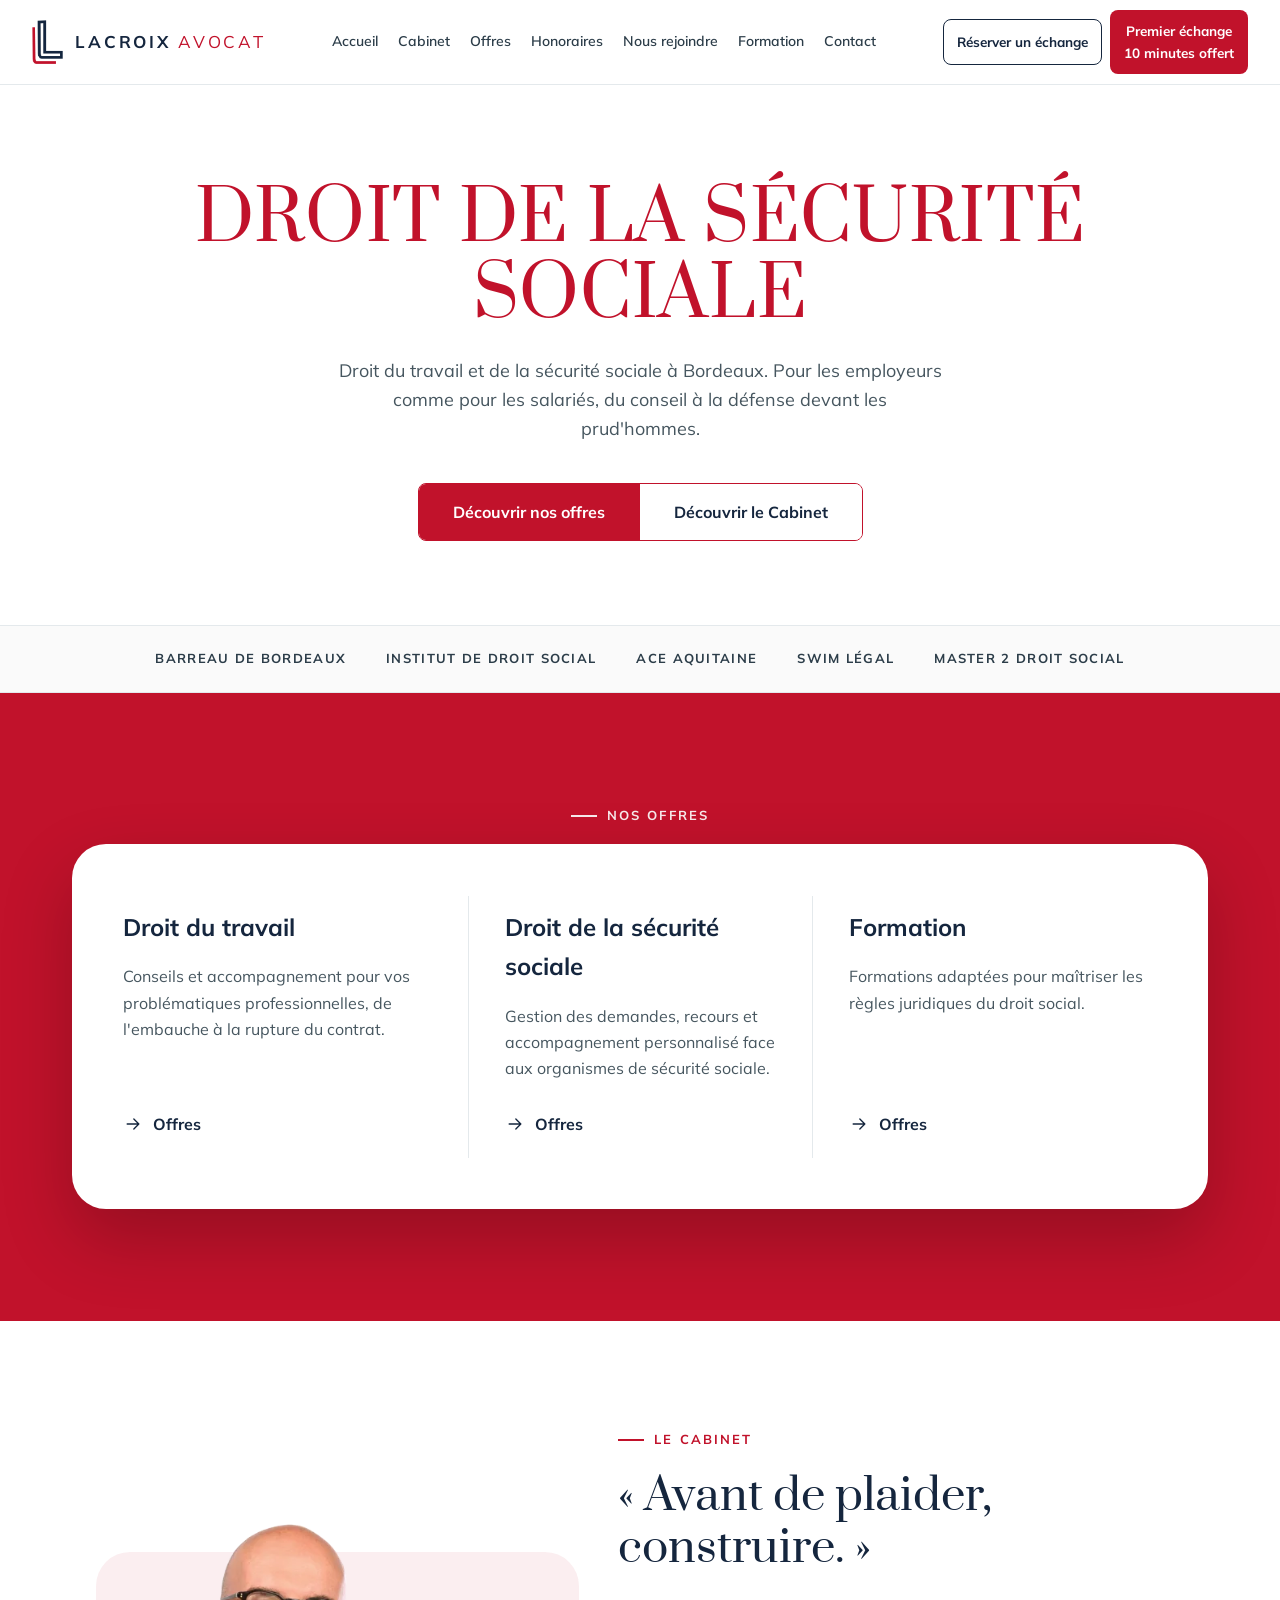
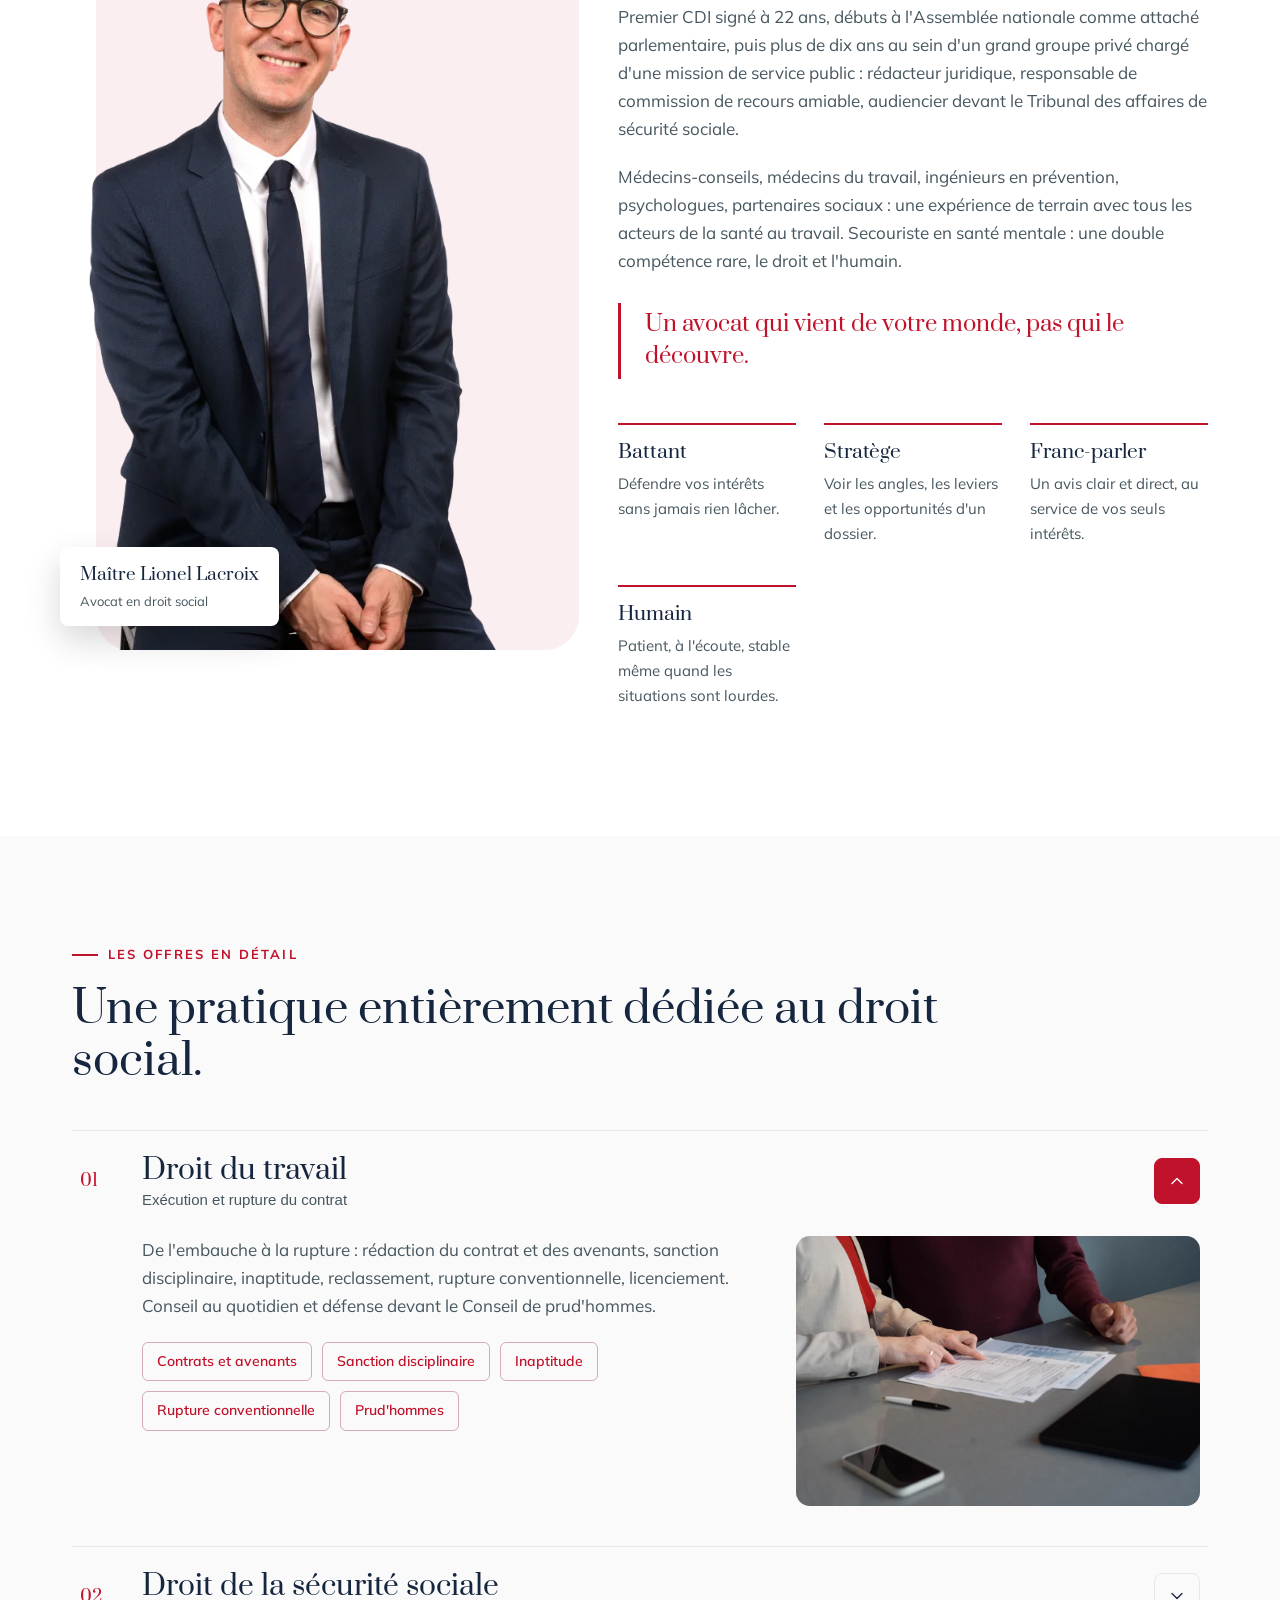
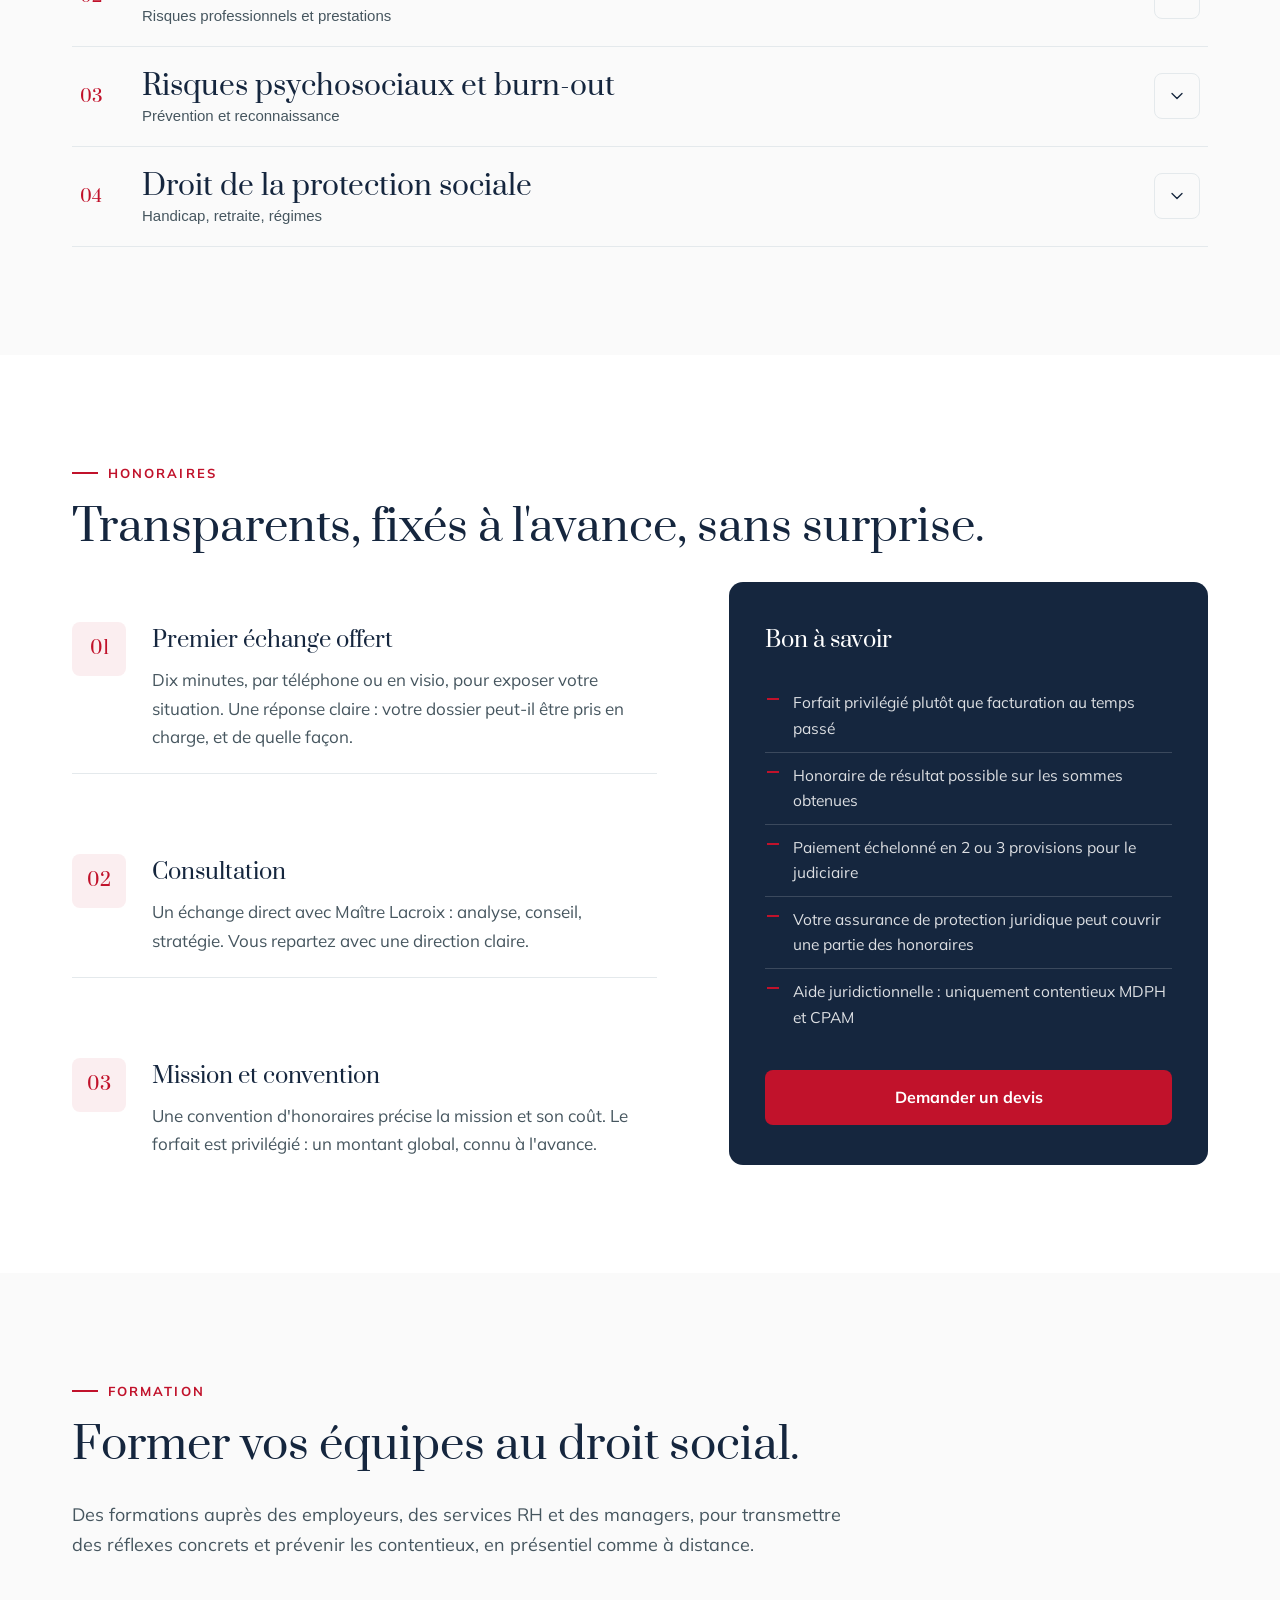
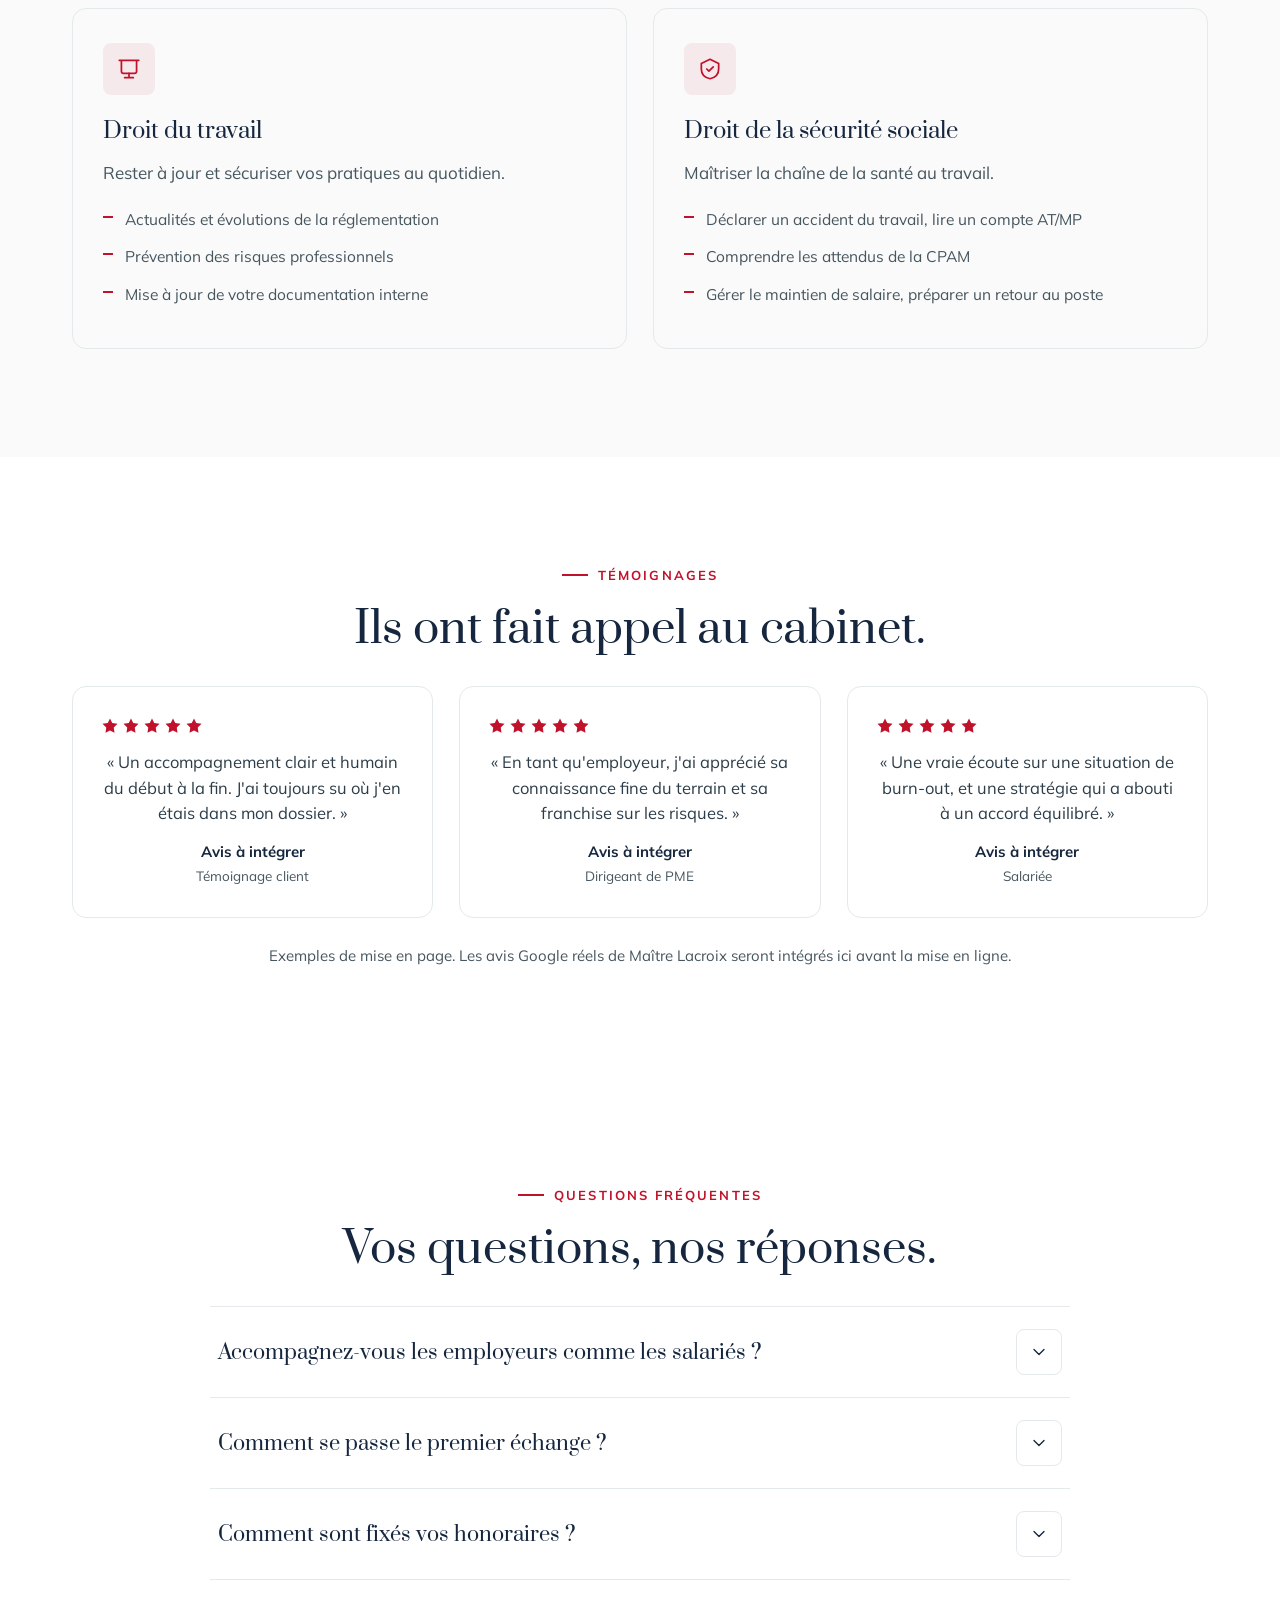
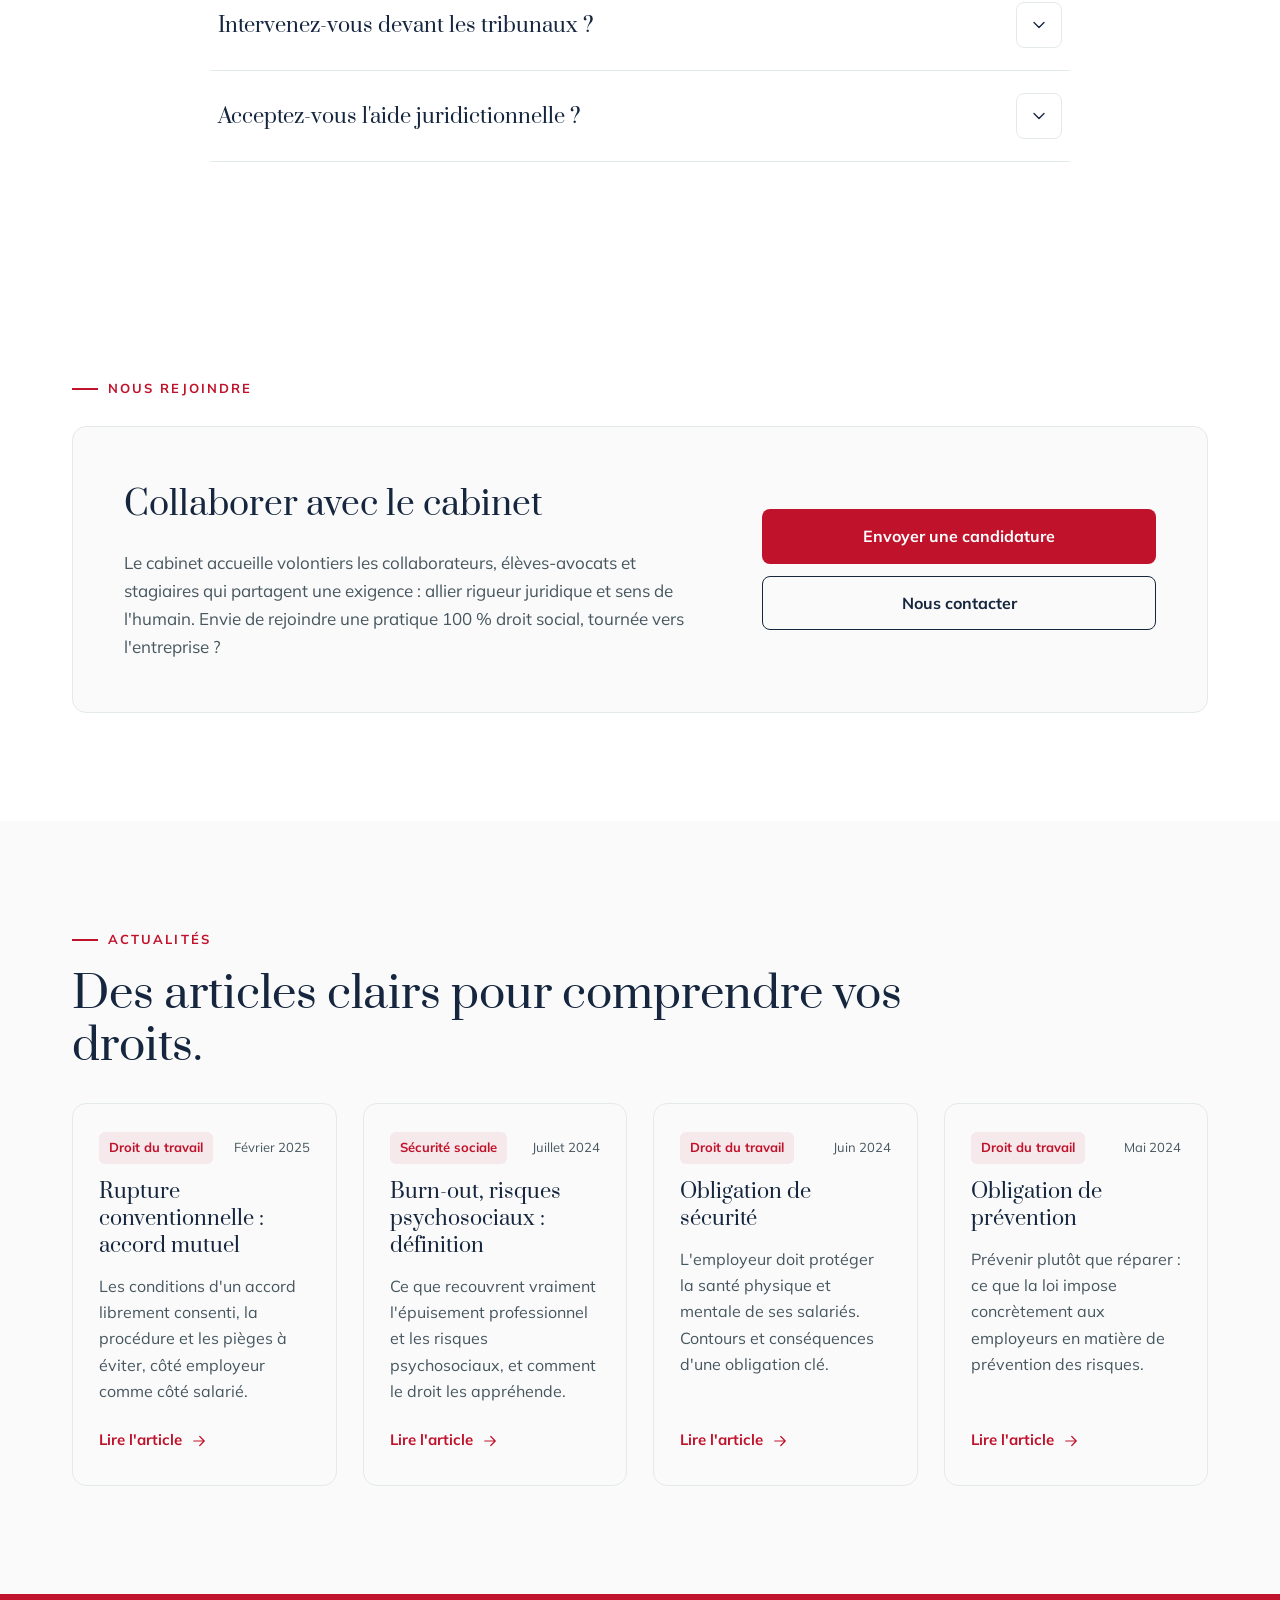
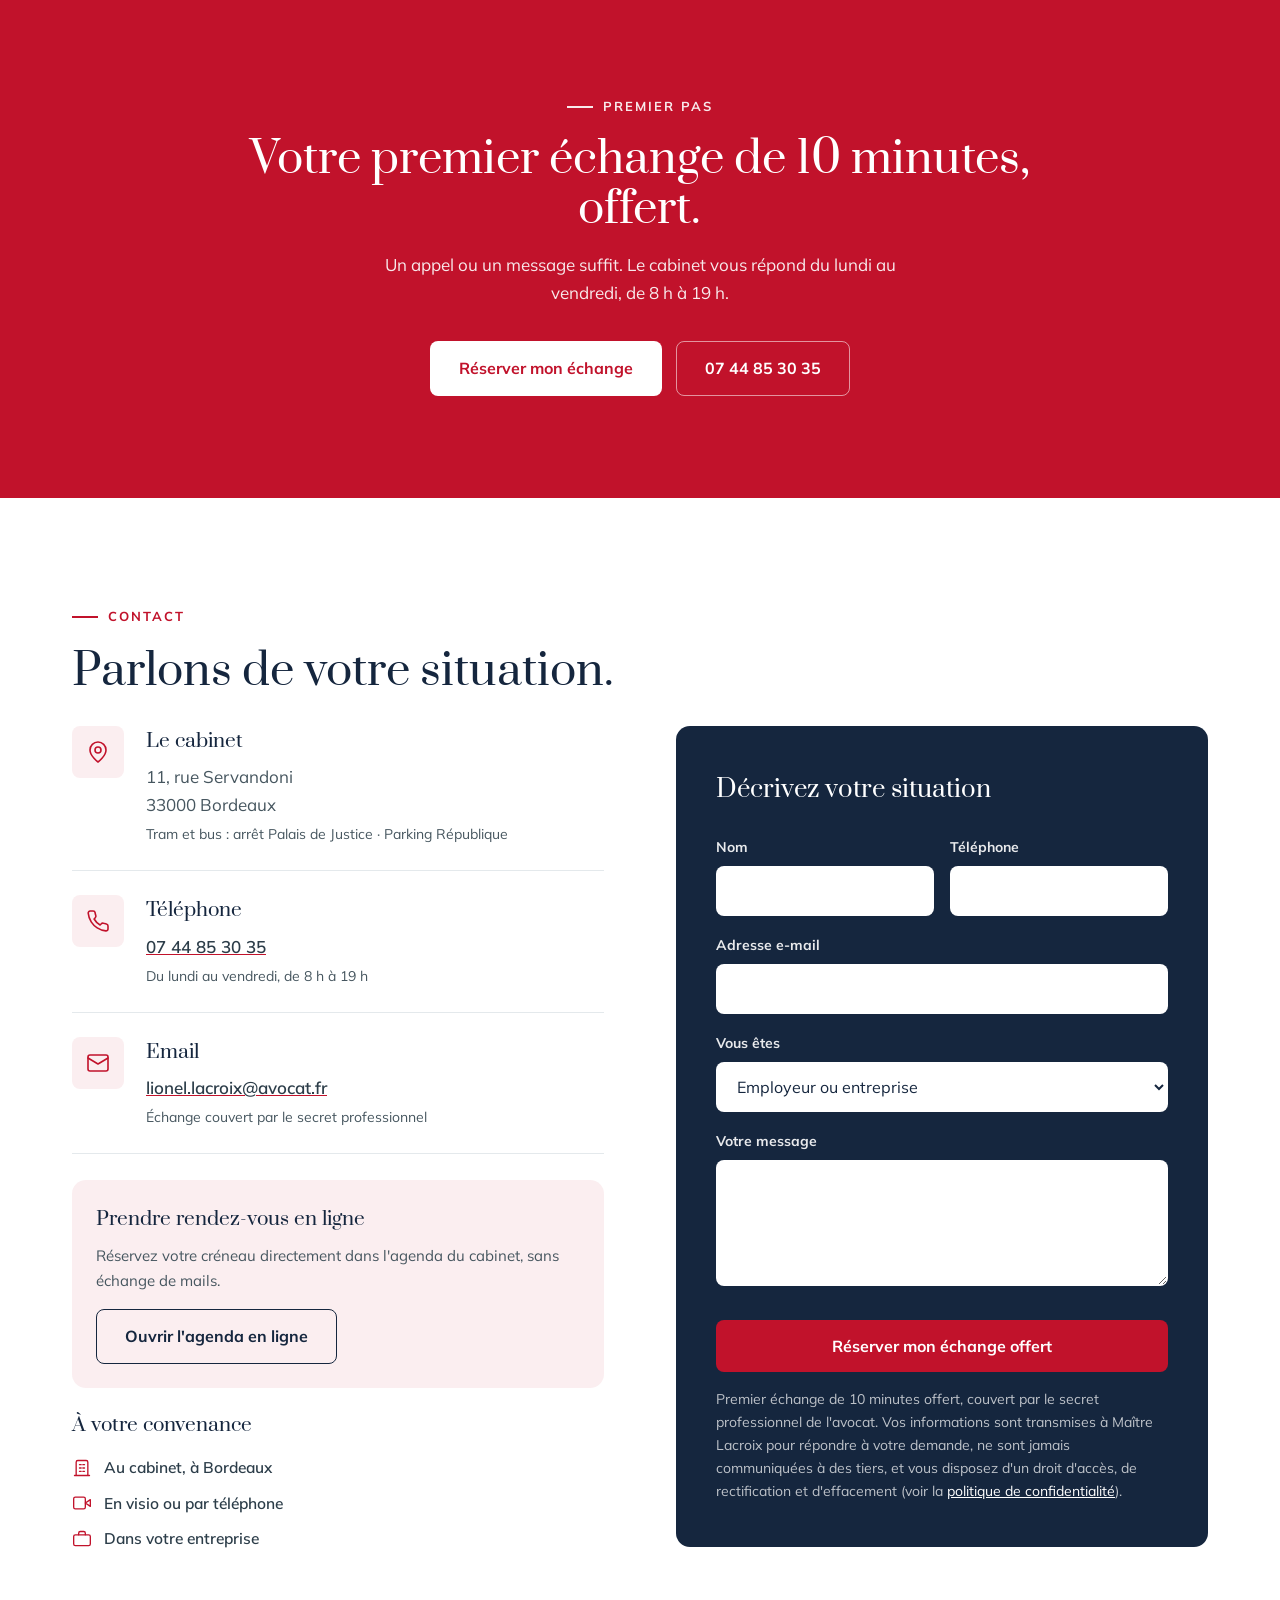
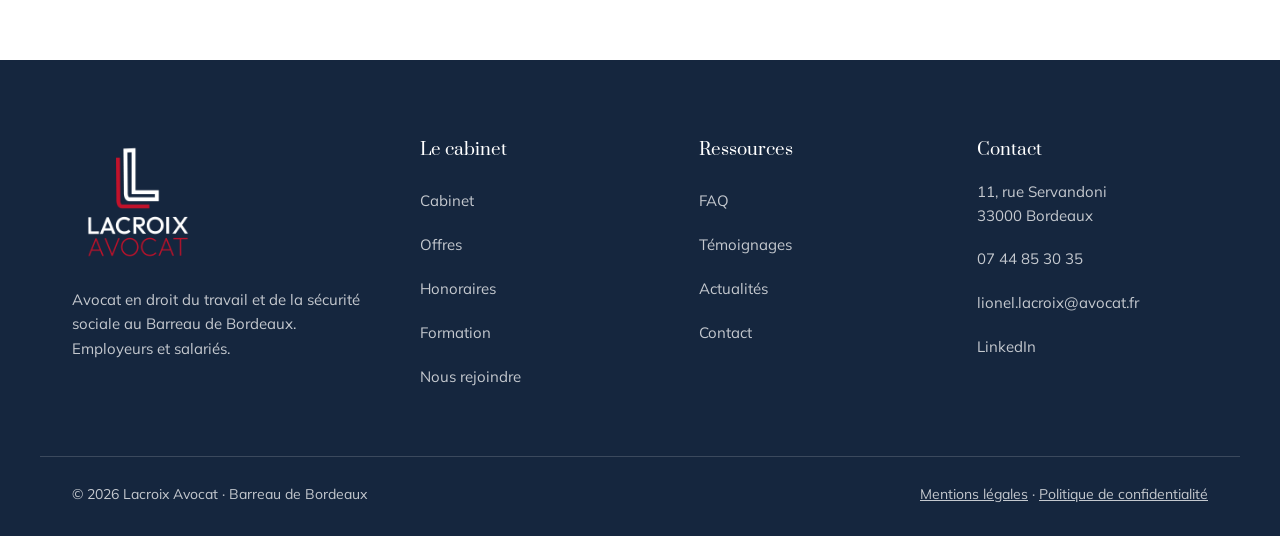
<file: index.html>
<!DOCTYPE html>
<html lang="fr">
<head>
<meta charset="UTF-8">
<meta name="viewport" content="width=device-width, initial-scale=1.0">
<title>Lacroix Avocat · Avocat en droit social à Bordeaux</title>
<meta name="description" content="Maître Lionel Lacroix, avocat en droit du travail et de la sécurité sociale au Barreau de Bordeaux. Employeurs et salariés. Premier échange de 10 minutes offert.">
<meta name="robots" content="noindex, nofollow">
<link rel="icon" type="image/png" href="img/logo-mark.png">
<link rel="preload" href="fonts/prata-v22-latin-regular.woff2" as="font" type="font/woff2" crossorigin>
<link rel="preload" href="fonts/mulish-v18-latin_latin-ext-regular.woff2" as="font" type="font/woff2" crossorigin>
<link rel="stylesheet" href="css/style.css">
<link rel="stylesheet" href="css/responsive.css">
<script>document.documentElement.classList.add('js');</script>
</head>
<body>

<a class="skip-link" href="#contenu">Aller au contenu</a>

<!-- ===================== HEADER ===================== -->
<header class="site-header" id="haut">
  <div class="conteneur header-inner">
    <a class="marque" href="#haut" aria-label="Lacroix Avocat, retour en haut de page">
      <img src="img/logo-mark.png" alt="" width="396" height="554" class="marque-mark">
      <span class="marque-texte">LACROIX <span>AVOCAT</span></span>
    </a>
    <nav class="nav-principale" aria-label="Navigation principale">
      <a href="#haut">Accueil</a>
      <a href="#cabinet">Cabinet</a>
      <a href="#offres">Offres</a>
      <a href="#honoraires">Honoraires</a>
      <a href="#nous-rejoindre">Nous rejoindre</a>
      <a href="#formation">Formation</a>
      <a href="#contact">Contact</a>
    </nav>
    <div class="header-actions">
      <div class="header-cta-duo">
        <a class="btn btn-outline-marine" href="#contact">Réserver un échange</a>
        <a class="btn btn-bordeaux" href="#contact">Premier échange<br>10 minutes offert</a>
      </div>
      <button class="burger" type="button" aria-expanded="false" aria-controls="menu-mobile" aria-label="Ouvrir le menu">
        <span></span><span></span><span></span>
      </button>
    </div>
  </div>
</header>

<!-- Menu mobile -->
<div class="menu-mobile" id="menu-mobile" hidden>
  <nav aria-label="Menu mobile">
    <a href="#haut">Accueil</a>
    <a href="#cabinet">Cabinet</a>
    <a href="#offres">Offres</a>
    <a href="#honoraires">Honoraires</a>
    <a href="#nous-rejoindre">Nous rejoindre</a>
    <a href="#formation">Formation</a>
    <a href="#contact">Contact</a>
  </nav>
  <div class="menu-mobile-pied">
    <a class="btn btn-outline-marine" href="#contact">Réserver un échange</a>
    <a class="btn btn-bordeaux" href="#contact">Premier échange 10 minutes offert</a>
  </div>
</div>

<main id="contenu">

<!-- ===================== HERO — 1re moitié blanche ===================== -->
<section class="hero">
  <div class="conteneur hero-inner">
    <h1 data-reveal>Droit de la sécurité sociale</h1>
    <p class="hero-accroche" data-reveal>Droit du travail et de la sécurité sociale à Bordeaux. Pour les employeurs comme pour les salariés, du conseil à la défense devant les prud'hommes.</p>
    <div class="hero-segment" data-reveal>
      <a class="segment-btn segment-btn-plein" href="#offres">Découvrir nos offres</a>
      <a class="segment-btn" href="#cabinet">Découvrir le Cabinet</a>
    </div>
  </div>
</section>

<!-- Bandeau de réassurance -->
<div class="credentials">
  <div class="conteneur credentials-liste" data-reveal>
    <span>Barreau de Bordeaux</span>
    <span>Institut de Droit Social</span>
    <span>ACE Aquitaine</span>
    <span>SWIM Légal</span>
    <span>Master 2 Droit social</span>
  </div>
</div>

<!-- ===================== OFFRES — 2e moitié bordeaux ===================== -->
<section class="section-bordeaux" id="offres">
  <div class="conteneur">
    <p class="label label-clair label-centre" data-reveal>Nos offres</p>
    <div class="encadre-blanc" data-reveal>
      <div class="cartes-offres">
        <article class="carte-offre">
          <h3>Droit du travail</h3>
          <p>Conseils et accompagnement pour vos problématiques professionnelles, de l'embauche à la rupture du contrat.</p>
          <a class="lien-offre" href="#expertises"><svg viewBox="0 0 24 24" fill="none" stroke="currentColor" stroke-width="1.6" stroke-linecap="round" stroke-linejoin="round" aria-hidden="true"><path d="M5 12h14M13 6l6 6-6 6"/></svg>Offres</a>
        </article>
        <article class="carte-offre">
          <h3>Droit de la sécurité sociale</h3>
          <p>Gestion des demandes, recours et accompagnement personnalisé face aux organismes de sécurité sociale.</p>
          <a class="lien-offre" href="#expertises"><svg viewBox="0 0 24 24" fill="none" stroke="currentColor" stroke-width="1.6" stroke-linecap="round" stroke-linejoin="round" aria-hidden="true"><path d="M5 12h14M13 6l6 6-6 6"/></svg>Offres</a>
        </article>
        <article class="carte-offre">
          <h3>Formation</h3>
          <p>Formations adaptées pour maîtriser les règles juridiques du droit social.</p>
          <a class="lien-offre" href="#formation"><svg viewBox="0 0 24 24" fill="none" stroke="currentColor" stroke-width="1.6" stroke-linecap="round" stroke-linejoin="round" aria-hidden="true"><path d="M5 12h14M13 6l6 6-6 6"/></svg>Offres</a>
        </article>
      </div>
    </div>
  </div>
</section>

<!-- ===================== CABINET ===================== -->
<section class="section" id="cabinet">
  <div class="conteneur">
    <div class="cabinet-grille">
      <div class="cabinet-portrait" data-reveal>
        <picture>
          <source srcset="img/lionel-lacroix.webp" type="image/webp">
          <img src="img/lionel-lacroix.png" alt="Maître Lionel Lacroix, avocat en droit social à Bordeaux" width="596" height="918">
        </picture>
        <div class="cabinet-badge">
          <strong>Maître Lionel Lacroix</strong>
          <span>Avocat en droit social</span>
        </div>
      </div>
      <div class="cabinet-bio">
        <p class="label" data-reveal>Le cabinet</p>
        <h2 class="titre-xl" data-reveal>« Avant de plaider, construire. »</h2>
        <p data-reveal>Premier CDI signé à 22 ans, débuts à l'Assemblée nationale comme attaché parlementaire, puis plus de dix ans au sein d'un grand groupe privé chargé d'une mission de service public : rédacteur juridique, responsable de commission de recours amiable, audiencier devant le Tribunal des affaires de sécurité sociale.</p>
        <p data-reveal>Médecins-conseils, médecins du travail, ingénieurs en prévention, psychologues, partenaires sociaux : une expérience de terrain avec tous les acteurs de la santé au travail. Secouriste en santé mentale : une double compétence rare, le droit et l'humain.</p>
        <blockquote class="citation" data-reveal>Un avocat qui vient de votre monde, pas qui le découvre.</blockquote>
        <ul class="qualites">
          <li data-reveal><h3>Battant</h3><p>Défendre vos intérêts sans jamais rien lâcher.</p></li>
          <li data-reveal><h3>Stratège</h3><p>Voir les angles, les leviers et les opportunités d'un dossier.</p></li>
          <li data-reveal><h3>Franc-parler</h3><p>Un avis clair et direct, au service de vos seuls intérêts.</p></li>
          <li data-reveal><h3>Humain</h3><p>Patient, à l'écoute, stable même quand les situations sont lourdes.</p></li>
        </ul>
      </div>
    </div>
  </div>
</section>

<!-- ===================== OFFRES DÉTAIL · accordéon ===================== -->
<section class="section section-fond" id="expertises">
  <div class="conteneur">
    <p class="label" data-reveal>Les offres en détail</p>
    <h2 class="titre-xl" data-reveal>Une pratique entièrement dédiée au droit social.</h2>

    <div class="accordeon" data-reveal>

      <div class="accordeon-item est-ouvert">
        <button class="accordeon-entete" type="button" aria-expanded="true" aria-controls="exp-1">
          <span class="accordeon-num">01</span>
          <span class="accordeon-titres">
            <span class="accordeon-titre">Droit du travail</span>
            <span class="accordeon-sous">Exécution et rupture du contrat</span>
          </span>
          <span class="accordeon-fleche" aria-hidden="true"><svg viewBox="0 0 24 24" fill="none" stroke="currentColor" stroke-width="1.6" stroke-linecap="round" stroke-linejoin="round"><path d="M6 9l6 6 6-6"/></svg></span>
        </button>
        <div class="accordeon-panneau" id="exp-1">
          <div class="accordeon-corps">
            <div>
              <p>De l'embauche à la rupture : rédaction du contrat et des avenants, sanction disciplinaire, inaptitude, reclassement, rupture conventionnelle, licenciement. Conseil au quotidien et défense devant le Conseil de prud'hommes.</p>
              <ul class="etiquettes">
                <li>Contrats et avenants</li>
                <li>Sanction disciplinaire</li>
                <li>Inaptitude</li>
                <li>Rupture conventionnelle</li>
                <li>Prud'hommes</li>
              </ul>
            </div>
            <picture>
              <source srcset="img/consultation.webp" type="image/webp">
              <img src="img/consultation.jpg" alt="Consultation juridique autour d'un contrat de travail" width="1080" height="720" loading="lazy">
            </picture>
          </div>
        </div>
      </div>

      <div class="accordeon-item">
        <button class="accordeon-entete" type="button" aria-expanded="false" aria-controls="exp-2">
          <span class="accordeon-num">02</span>
          <span class="accordeon-titres">
            <span class="accordeon-titre">Droit de la sécurité sociale</span>
            <span class="accordeon-sous">Risques professionnels et prestations</span>
          </span>
          <span class="accordeon-fleche" aria-hidden="true"><svg viewBox="0 0 24 24" fill="none" stroke="currentColor" stroke-width="1.6" stroke-linecap="round" stroke-linejoin="round"><path d="M6 9l6 6 6-6"/></svg></span>
        </button>
        <div class="accordeon-panneau" id="exp-2" hidden>
          <div class="accordeon-corps">
            <div>
              <p>Accidents du travail, maladies professionnelles, indemnités journalières, invalidité. Lecture du compte AT/MP, relations avec la CPAM, contentieux devant le pôle social du Tribunal judiciaire.</p>
              <ul class="etiquettes">
                <li>Accident du travail</li>
                <li>Maladie professionnelle</li>
                <li>Indemnités journalières</li>
                <li>Compte AT/MP</li>
                <li>Contentieux CPAM</li>
              </ul>
            </div>
            <picture>
              <source srcset="img/expertise-secu.webp" type="image/webp">
              <img src="img/expertise-secu.jpg" alt="Dossier et documents de sécurité sociale sur un bureau" width="1080" height="720" loading="lazy">
            </picture>
          </div>
        </div>
      </div>

      <div class="accordeon-item">
        <button class="accordeon-entete" type="button" aria-expanded="false" aria-controls="exp-3">
          <span class="accordeon-num">03</span>
          <span class="accordeon-titres">
            <span class="accordeon-titre">Risques psychosociaux et burn-out</span>
            <span class="accordeon-sous">Prévention et reconnaissance</span>
          </span>
          <span class="accordeon-fleche" aria-hidden="true"><svg viewBox="0 0 24 24" fill="none" stroke="currentColor" stroke-width="1.6" stroke-linecap="round" stroke-linejoin="round"><path d="M6 9l6 6 6-6"/></svg></span>
        </button>
        <div class="accordeon-panneau" id="exp-3" hidden>
          <div class="accordeon-corps">
            <div>
              <p>Obligation de sécurité et de prévention, harcèlement, épuisement professionnel. Une approche qui croise le juridique et l'humain, nourrie par une formation de secouriste en santé mentale.</p>
              <ul class="etiquettes">
                <li>Obligation de sécurité</li>
                <li>Obligation de prévention</li>
                <li>Burn-out</li>
                <li>Harcèlement</li>
              </ul>
            </div>
            <picture>
              <source srcset="img/expertise-rps.webp" type="image/webp">
              <img src="img/expertise-rps.jpg" alt="Salarié en situation d'épuisement professionnel à son bureau" width="1080" height="720" loading="lazy">
            </picture>
          </div>
        </div>
      </div>

      <div class="accordeon-item">
        <button class="accordeon-entete" type="button" aria-expanded="false" aria-controls="exp-4">
          <span class="accordeon-num">04</span>
          <span class="accordeon-titres">
            <span class="accordeon-titre">Droit de la protection sociale</span>
            <span class="accordeon-sous">Handicap, retraite, régimes</span>
          </span>
          <span class="accordeon-fleche" aria-hidden="true"><svg viewBox="0 0 24 24" fill="none" stroke="currentColor" stroke-width="1.6" stroke-linecap="round" stroke-linejoin="round"><path d="M6 9l6 6 6-6"/></svg></span>
        </button>
        <div class="accordeon-panneau" id="exp-4" hidden>
          <div class="accordeon-corps">
            <div>
              <p>Handicap et MDPH : AAH, RQTH, CMI, AESH. Retraite, chômage, régime agricole. Une connaissance fine du secteur médico-social et de ses conventions collectives.</p>
              <ul class="etiquettes">
                <li>MDPH</li>
                <li>RQTH</li>
                <li>AAH</li>
                <li>Retraite</li>
                <li>Régime agricole</li>
              </ul>
            </div>
            <picture>
              <source srcset="img/expertise-protection.webp" type="image/webp">
              <img src="img/expertise-protection.jpg" alt="Accompagnement et inclusion en milieu professionnel" width="1080" height="720" loading="lazy">
            </picture>
          </div>
        </div>
      </div>

    </div>
  </div>
</section>

<!-- ===================== HONORAIRES ===================== -->
<section class="section" id="honoraires">
  <div class="conteneur">
    <p class="label" data-reveal>Honoraires</p>
    <h2 class="titre-xl" data-reveal>Transparents, fixés à l'avance, sans surprise.</h2>
    <div class="honoraires-grille">
      <ol class="etapes">
        <li data-reveal>
          <span class="num">01</span>
          <div>
            <h3>Premier échange offert</h3>
            <p>Dix minutes, par téléphone ou en visio, pour exposer votre situation. Une réponse claire : votre dossier peut-il être pris en charge, et de quelle façon.</p>
          </div>
        </li>
        <li data-reveal>
          <span class="num">02</span>
          <div>
            <h3>Consultation</h3>
            <p>Un échange direct avec Maître Lacroix : analyse, conseil, stratégie. Vous repartez avec une direction claire.</p>
          </div>
        </li>
        <li data-reveal>
          <span class="num">03</span>
          <div>
            <h3>Mission et convention</h3>
            <p>Une convention d'honoraires précise la mission et son coût. Le forfait est privilégié : un montant global, connu à l'avance.</p>
          </div>
        </li>
      </ol>
      <aside class="honoraires-carte" data-reveal>
        <h3>Bon à savoir</h3>
        <ul>
          <li>Forfait privilégié plutôt que facturation au temps passé</li>
          <li>Honoraire de résultat possible sur les sommes obtenues</li>
          <li>Paiement échelonné en 2 ou 3 provisions pour le judiciaire</li>
          <li>Votre assurance de protection juridique peut couvrir une partie des honoraires</li>
          <li>Aide juridictionnelle : uniquement contentieux MDPH et CPAM</li>
        </ul>
        <a class="btn btn-bordeaux btn-large" href="#contact">Demander un devis</a>
      </aside>
    </div>
  </div>
</section>

<!-- ===================== FORMATION ===================== -->
<section class="section section-fond" id="formation">
  <div class="conteneur">
    <p class="label" data-reveal>Formation</p>
    <h2 class="titre-xl" data-reveal>Former vos équipes au droit social.</h2>
    <p class="section-intro" data-reveal>Des formations auprès des employeurs, des services RH et des managers, pour transmettre des réflexes concrets et prévenir les contentieux, en présentiel comme à distance.</p>
    <div class="formation-grille">
      <article class="formation-carte" data-reveal>
        <span class="carte-icone" aria-hidden="true">
          <svg viewBox="0 0 24 24" fill="none" stroke="currentColor" stroke-width="1.6" stroke-linecap="round" stroke-linejoin="round"><path d="M3 4h18M5 4v10a2 2 0 0 0 2 2h10a2 2 0 0 0 2-2V4"/><path d="M12 16v4M8 20h8"/></svg>
        </span>
        <h3>Droit du travail</h3>
        <p>Rester à jour et sécuriser vos pratiques au quotidien.</p>
        <ul>
          <li>Actualités et évolutions de la réglementation</li>
          <li>Prévention des risques professionnels</li>
          <li>Mise à jour de votre documentation interne</li>
        </ul>
      </article>
      <article class="formation-carte" data-reveal>
        <span class="carte-icone" aria-hidden="true">
          <svg viewBox="0 0 24 24" fill="none" stroke="currentColor" stroke-width="1.6" stroke-linecap="round" stroke-linejoin="round"><path d="M12 3l8 4v5c0 5-3.5 8-8 9-4.5-1-8-4-8-9V7z"/><path d="M9 12l2 2 4-4"/></svg>
        </span>
        <h3>Droit de la sécurité sociale</h3>
        <p>Maîtriser la chaîne de la santé au travail.</p>
        <ul>
          <li>Déclarer un accident du travail, lire un compte AT/MP</li>
          <li>Comprendre les attendus de la CPAM</li>
          <li>Gérer le maintien de salaire, préparer un retour au poste</li>
        </ul>
      </article>
    </div>
  </div>
</section>

<!-- ===================== TÉMOIGNAGES ===================== -->
<section class="section section-centre" id="temoignages">
  <div class="conteneur">
    <p class="label label-centre" data-reveal>Témoignages</p>
    <h2 class="titre-xl" data-reveal>Ils ont fait appel au cabinet.</h2>
    <div class="temoignages">
      <figure class="temoignage" data-reveal>
        <div class="temoignage-etoiles" aria-hidden="true">
          <svg viewBox="0 0 24 24" fill="currentColor"><path d="M12 2l3 6 7 1-5 5 1 7-6-3-6 3 1-7-5-5 7-1z"/></svg>
          <svg viewBox="0 0 24 24" fill="currentColor"><path d="M12 2l3 6 7 1-5 5 1 7-6-3-6 3 1-7-5-5 7-1z"/></svg>
          <svg viewBox="0 0 24 24" fill="currentColor"><path d="M12 2l3 6 7 1-5 5 1 7-6-3-6 3 1-7-5-5 7-1z"/></svg>
          <svg viewBox="0 0 24 24" fill="currentColor"><path d="M12 2l3 6 7 1-5 5 1 7-6-3-6 3 1-7-5-5 7-1z"/></svg>
          <svg viewBox="0 0 24 24" fill="currentColor"><path d="M12 2l3 6 7 1-5 5 1 7-6-3-6 3 1-7-5-5 7-1z"/></svg>
        </div>
        <blockquote>« Un accompagnement clair et humain du début à la fin. J'ai toujours su où j'en étais dans mon dossier. »</blockquote>
        <figcaption>Avis à intégrer<span>Témoignage client</span></figcaption>
      </figure>
      <figure class="temoignage" data-reveal>
        <div class="temoignage-etoiles" aria-hidden="true">
          <svg viewBox="0 0 24 24" fill="currentColor"><path d="M12 2l3 6 7 1-5 5 1 7-6-3-6 3 1-7-5-5 7-1z"/></svg>
          <svg viewBox="0 0 24 24" fill="currentColor"><path d="M12 2l3 6 7 1-5 5 1 7-6-3-6 3 1-7-5-5 7-1z"/></svg>
          <svg viewBox="0 0 24 24" fill="currentColor"><path d="M12 2l3 6 7 1-5 5 1 7-6-3-6 3 1-7-5-5 7-1z"/></svg>
          <svg viewBox="0 0 24 24" fill="currentColor"><path d="M12 2l3 6 7 1-5 5 1 7-6-3-6 3 1-7-5-5 7-1z"/></svg>
          <svg viewBox="0 0 24 24" fill="currentColor"><path d="M12 2l3 6 7 1-5 5 1 7-6-3-6 3 1-7-5-5 7-1z"/></svg>
        </div>
        <blockquote>« En tant qu'employeur, j'ai apprécié sa connaissance fine du terrain et sa franchise sur les risques. »</blockquote>
        <figcaption>Avis à intégrer<span>Dirigeant de PME</span></figcaption>
      </figure>
      <figure class="temoignage" data-reveal>
        <div class="temoignage-etoiles" aria-hidden="true">
          <svg viewBox="0 0 24 24" fill="currentColor"><path d="M12 2l3 6 7 1-5 5 1 7-6-3-6 3 1-7-5-5 7-1z"/></svg>
          <svg viewBox="0 0 24 24" fill="currentColor"><path d="M12 2l3 6 7 1-5 5 1 7-6-3-6 3 1-7-5-5 7-1z"/></svg>
          <svg viewBox="0 0 24 24" fill="currentColor"><path d="M12 2l3 6 7 1-5 5 1 7-6-3-6 3 1-7-5-5 7-1z"/></svg>
          <svg viewBox="0 0 24 24" fill="currentColor"><path d="M12 2l3 6 7 1-5 5 1 7-6-3-6 3 1-7-5-5 7-1z"/></svg>
          <svg viewBox="0 0 24 24" fill="currentColor"><path d="M12 2l3 6 7 1-5 5 1 7-6-3-6 3 1-7-5-5 7-1z"/></svg>
        </div>
        <blockquote>« Une vraie écoute sur une situation de burn-out, et une stratégie qui a abouti à un accord équilibré. »</blockquote>
        <figcaption>Avis à intégrer<span>Salariée</span></figcaption>
      </figure>
    </div>
    <p class="temoignages-note" data-reveal>Exemples de mise en page. Les avis Google réels de Maître Lacroix seront intégrés ici avant la mise en ligne.</p>
  </div>
</section>

<!-- ===================== FAQ ===================== -->
<section class="section section-centre" id="faq">
  <div class="conteneur">
    <p class="label label-centre" data-reveal>Questions fréquentes</p>
    <h2 class="titre-xl" data-reveal>Vos questions, nos réponses.</h2>
    <div class="accordeon faq" data-reveal>

      <div class="accordeon-item">
        <button class="accordeon-entete" type="button" aria-expanded="false" aria-controls="faq-1">
          <span class="accordeon-titres"><span class="accordeon-titre">Accompagnez-vous les employeurs comme les salariés ?</span></span>
          <span class="accordeon-fleche" aria-hidden="true"><svg viewBox="0 0 24 24" fill="none" stroke="currentColor" stroke-width="1.6" stroke-linecap="round" stroke-linejoin="round"><path d="M6 9l6 6 6-6"/></svg></span>
        </button>
        <div class="accordeon-panneau" id="faq-1" hidden>
          <div class="accordeon-corps"><div><p>Oui, les deux. Le cabinet intervient auprès des dirigeants, des TPE et PME et des structures du secteur médico-social, comme auprès des salariés, en conseil comme en contentieux.</p></div></div>
        </div>
      </div>

      <div class="accordeon-item">
        <button class="accordeon-entete" type="button" aria-expanded="false" aria-controls="faq-2">
          <span class="accordeon-titres"><span class="accordeon-titre">Comment se passe le premier échange ?</span></span>
          <span class="accordeon-fleche" aria-hidden="true"><svg viewBox="0 0 24 24" fill="none" stroke="currentColor" stroke-width="1.6" stroke-linecap="round" stroke-linejoin="round"><path d="M6 9l6 6 6-6"/></svg></span>
        </button>
        <div class="accordeon-panneau" id="faq-2" hidden>
          <div class="accordeon-corps"><div><p>Le premier échange de dix minutes est offert, par téléphone ou en visio. Il sert à cerner votre besoin et à déterminer si le cabinet peut vous aider. Chaque échange est couvert par le secret professionnel de l'avocat.</p></div></div>
        </div>
      </div>

      <div class="accordeon-item">
        <button class="accordeon-entete" type="button" aria-expanded="false" aria-controls="faq-3">
          <span class="accordeon-titres"><span class="accordeon-titre">Comment sont fixés vos honoraires ?</span></span>
          <span class="accordeon-fleche" aria-hidden="true"><svg viewBox="0 0 24 24" fill="none" stroke="currentColor" stroke-width="1.6" stroke-linecap="round" stroke-linejoin="round"><path d="M6 9l6 6 6-6"/></svg></span>
        </button>
        <div class="accordeon-panneau" id="faq-3" hidden>
          <div class="accordeon-corps"><div><p>Le forfait est privilégié : un montant global, fixé à l'avance et précisé dans une convention d'honoraires. Un honoraire de résultat est possible sur les sommes obtenues. Votre assurance de protection juridique peut couvrir une partie des frais.</p></div></div>
        </div>
      </div>

      <div class="accordeon-item">
        <button class="accordeon-entete" type="button" aria-expanded="false" aria-controls="faq-4">
          <span class="accordeon-titres"><span class="accordeon-titre">Intervenez-vous devant les tribunaux ?</span></span>
          <span class="accordeon-fleche" aria-hidden="true"><svg viewBox="0 0 24 24" fill="none" stroke="currentColor" stroke-width="1.6" stroke-linecap="round" stroke-linejoin="round"><path d="M6 9l6 6 6-6"/></svg></span>
        </button>
        <div class="accordeon-panneau" id="faq-4" hidden>
          <div class="accordeon-corps"><div><p>Oui : Conseil de prud'hommes, pôle social du Tribunal judiciaire et Cour d'appel. La voie de l'accord équilibré reste toutefois privilégiée chaque fois qu'elle est possible.</p></div></div>
        </div>
      </div>

      <div class="accordeon-item">
        <button class="accordeon-entete" type="button" aria-expanded="false" aria-controls="faq-5">
          <span class="accordeon-titres"><span class="accordeon-titre">Acceptez-vous l'aide juridictionnelle ?</span></span>
          <span class="accordeon-fleche" aria-hidden="true"><svg viewBox="0 0 24 24" fill="none" stroke="currentColor" stroke-width="1.6" stroke-linecap="round" stroke-linejoin="round"><path d="M6 9l6 6 6-6"/></svg></span>
        </button>
        <div class="accordeon-panneau" id="faq-5" hidden>
          <div class="accordeon-corps"><div><p>L'aide juridictionnelle n'est pas acceptée en droit du travail, à l'exception des contentieux MDPH et CPAM portés devant le Tribunal judiciaire.</p></div></div>
        </div>
      </div>

    </div>
  </div>
</section>

<!-- ===================== NOUS REJOINDRE ===================== -->
<section class="section" id="nous-rejoindre">
  <div class="conteneur">
    <p class="label" data-reveal>Nous rejoindre</p>
    <div class="rejoindre-bloc" data-reveal>
      <div>
        <h2>Collaborer avec le cabinet</h2>
        <p>Le cabinet accueille volontiers les collaborateurs, élèves-avocats et stagiaires qui partagent une exigence : allier rigueur juridique et sens de l'humain. Envie de rejoindre une pratique 100 % droit social, tournée vers l'entreprise ?</p>
      </div>
      <div class="rejoindre-actions">
        <a class="btn btn-bordeaux" href="mailto:lionel.lacroix@avocat.fr">Envoyer une candidature</a>
        <a class="btn btn-outline-marine" href="#contact">Nous contacter</a>
      </div>
    </div>
  </div>
</section>

<!-- ===================== ACTUALITÉS ===================== -->
<section class="section section-fond" id="actualites">
  <div class="conteneur">
    <p class="label" data-reveal>Actualités</p>
    <h2 class="titre-xl" data-reveal>Des articles clairs pour comprendre vos droits.</h2>
    <div class="articles">
      <article class="article-carte" data-reveal>
        <p class="article-meta"><span class="article-tag">Droit du travail</span><time datetime="2025-02">Février 2025</time></p>
        <h3>Rupture conventionnelle : accord mutuel</h3>
        <p>Les conditions d'un accord librement consenti, la procédure et les pièges à éviter, côté employeur comme côté salarié.</p>
        <a class="lien-fleche" href="https://lacroix-avocat.fr/rupture-conventionnelle-accord-mutuel/" target="_blank" rel="noopener">Lire l'article<svg viewBox="0 0 24 24" fill="none" stroke="currentColor" stroke-width="1.6" stroke-linecap="round" stroke-linejoin="round" aria-hidden="true"><path d="M5 12h14M13 6l6 6-6 6"/></svg></a>
      </article>
      <article class="article-carte" data-reveal>
        <p class="article-meta"><span class="article-tag">Sécurité sociale</span><time datetime="2024-07">Juillet 2024</time></p>
        <h3>Burn-out, risques psychosociaux : définition</h3>
        <p>Ce que recouvrent vraiment l'épuisement professionnel et les risques psychosociaux, et comment le droit les appréhende.</p>
        <a class="lien-fleche" href="https://lacroix-avocat.fr/burn-out-risques-psychosociaux-definition/" target="_blank" rel="noopener">Lire l'article<svg viewBox="0 0 24 24" fill="none" stroke="currentColor" stroke-width="1.6" stroke-linecap="round" stroke-linejoin="round" aria-hidden="true"><path d="M5 12h14M13 6l6 6-6 6"/></svg></a>
      </article>
      <article class="article-carte" data-reveal>
        <p class="article-meta"><span class="article-tag">Droit du travail</span><time datetime="2024-06">Juin 2024</time></p>
        <h3>Obligation de sécurité</h3>
        <p>L'employeur doit protéger la santé physique et mentale de ses salariés. Contours et conséquences d'une obligation clé.</p>
        <a class="lien-fleche" href="https://lacroix-avocat.fr/obligation-de-securite/" target="_blank" rel="noopener">Lire l'article<svg viewBox="0 0 24 24" fill="none" stroke="currentColor" stroke-width="1.6" stroke-linecap="round" stroke-linejoin="round" aria-hidden="true"><path d="M5 12h14M13 6l6 6-6 6"/></svg></a>
      </article>
      <article class="article-carte" data-reveal>
        <p class="article-meta"><span class="article-tag">Droit du travail</span><time datetime="2024-05">Mai 2024</time></p>
        <h3>Obligation de prévention</h3>
        <p>Prévenir plutôt que réparer : ce que la loi impose concrètement aux employeurs en matière de prévention des risques.</p>
        <a class="lien-fleche" href="https://lacroix-avocat.fr/obligation-de-prevention/" target="_blank" rel="noopener">Lire l'article<svg viewBox="0 0 24 24" fill="none" stroke="currentColor" stroke-width="1.6" stroke-linecap="round" stroke-linejoin="round" aria-hidden="true"><path d="M5 12h14M13 6l6 6-6 6"/></svg></a>
      </article>
    </div>
  </div>
</section>

<!-- ===================== BANDEAU CTA ===================== -->
<section class="cta-bande">
  <div class="conteneur">
    <p class="label label-clair label-centre" data-reveal>Premier pas</p>
    <h2 data-reveal>Votre premier échange de 10 minutes, offert.</h2>
    <p class="cta-sous" data-reveal>Un appel ou un message suffit. Le cabinet vous répond du lundi au vendredi, de 8&nbsp;h à 19&nbsp;h.</p>
    <div class="hero-cta" data-reveal>
      <a class="btn btn-blanc" href="#contact">Réserver mon échange</a>
      <a class="btn btn-outline-blanc" href="tel:+33744853035">07 44 85 30 35</a>
    </div>
  </div>
</section>

<!-- ===================== CONTACT ===================== -->
<section class="section" id="contact">
  <div class="conteneur">
    <p class="label" data-reveal>Contact</p>
    <h2 class="titre-xl" data-reveal>Parlons de votre situation.</h2>
    <div class="contact-grille">

      <div class="contact-infos">
        <ul class="contact-liste">
          <li data-reveal>
            <span class="contact-icone" aria-hidden="true"><svg viewBox="0 0 24 24" fill="none" stroke="currentColor" stroke-width="1.6" stroke-linecap="round" stroke-linejoin="round"><path d="M20 10c0 6-8 12-8 12s-8-6-8-12a8 8 0 0 1 16 0z"/><circle cx="12" cy="10" r="3"/></svg></span>
            <div>
              <h3>Le cabinet</h3>
              <p>11, rue Servandoni<br>33000 Bordeaux</p>
              <p class="contact-note">Tram et bus : arrêt Palais de Justice · Parking République</p>
            </div>
          </li>
          <li data-reveal>
            <span class="contact-icone" aria-hidden="true"><svg viewBox="0 0 24 24" fill="none" stroke="currentColor" stroke-width="1.6" stroke-linecap="round" stroke-linejoin="round"><path d="M22 16.9v3a2 2 0 0 1-2.2 2 19.8 19.8 0 0 1-8.6-3 19.5 19.5 0 0 1-6-6 19.8 19.8 0 0 1-3-8.7A2 2 0 0 1 4.1 2h3a2 2 0 0 1 2 1.7c.1 1 .4 2 .7 2.9a2 2 0 0 1-.5 2.1L8.1 10a16 16 0 0 0 6 6l1.3-1.3a2 2 0 0 1 2.1-.4c.9.3 1.9.5 2.9.7a2 2 0 0 1 1.6 2z"/></svg></span>
            <div>
              <h3>Téléphone</h3>
              <p><a href="tel:+33744853035">07 44 85 30 35</a></p>
              <p class="contact-note">Du lundi au vendredi, de 8&nbsp;h à 19&nbsp;h</p>
            </div>
          </li>
          <li data-reveal>
            <span class="contact-icone" aria-hidden="true"><svg viewBox="0 0 24 24" fill="none" stroke="currentColor" stroke-width="1.6" stroke-linecap="round" stroke-linejoin="round"><rect x="2" y="4" width="20" height="16" rx="2"/><path d="M22 7l-10 6L2 7"/></svg></span>
            <div>
              <h3>Email</h3>
              <p><a href="mailto:lionel.lacroix@avocat.fr">lionel.lacroix@avocat.fr</a></p>
              <p class="contact-note">Échange couvert par le secret professionnel</p>
            </div>
          </li>
        </ul>
        <div class="contact-rdv" data-reveal>
          <h3>Prendre rendez-vous en ligne</h3>
          <p>Réservez votre créneau directement dans l'agenda du cabinet, sans échange de mails.</p>
          <a class="btn btn-outline-marine" href="#contact">Ouvrir l'agenda en ligne</a>
        </div>
        <div class="contact-modes" data-reveal>
          <h3>À votre convenance</h3>
          <ul>
            <li>
              <svg viewBox="0 0 24 24" fill="none" stroke="currentColor" stroke-width="1.6" stroke-linecap="round" stroke-linejoin="round" aria-hidden="true"><path d="M3 21h18M5 21V5a2 2 0 0 1 2-2h10a2 2 0 0 1 2 2v16"/><path d="M9 8h2m2 0h2M9 12h2m2 0h2M9 16h2m2 0h2"/></svg>
              Au cabinet, à Bordeaux
            </li>
            <li>
              <svg viewBox="0 0 24 24" fill="none" stroke="currentColor" stroke-width="1.6" stroke-linecap="round" stroke-linejoin="round" aria-hidden="true"><rect x="2" y="5" width="14" height="14" rx="2"/><path d="M22 8l-6 4 6 4z"/></svg>
              En visio ou par téléphone
            </li>
            <li>
              <svg viewBox="0 0 24 24" fill="none" stroke="currentColor" stroke-width="1.6" stroke-linecap="round" stroke-linejoin="round" aria-hidden="true"><rect x="2" y="7" width="20" height="13" rx="2"/><path d="M8 7V5a2 2 0 0 1 2-2h4a2 2 0 0 1 2 2v2"/></svg>
              Dans votre entreprise
            </li>
          </ul>
        </div>
      </div>

      <form class="contact-formulaire" data-reveal>
        <h3>Décrivez votre situation</h3>
        <div class="champ-duo">
          <div class="champ">
            <label for="f-nom">Nom</label>
            <input type="text" id="f-nom" name="nom" autocomplete="family-name" required>
          </div>
          <div class="champ">
            <label for="f-tel">Téléphone</label>
            <input type="tel" id="f-tel" name="telephone" autocomplete="tel">
          </div>
        </div>
        <div class="champ">
          <label for="f-email">Adresse e-mail</label>
          <input type="email" id="f-email" name="email" autocomplete="email" required>
        </div>
        <div class="champ">
          <label for="f-profil">Vous êtes</label>
          <select id="f-profil" name="profil">
            <option>Employeur ou entreprise</option>
            <option>Salarié</option>
            <option>Autre</option>
          </select>
        </div>
        <div class="champ">
          <label for="f-message">Votre message</label>
          <textarea id="f-message" name="message" rows="5" required></textarea>
        </div>
        <button class="btn btn-bordeaux btn-large" type="submit">Réserver mon échange offert</button>
        <p class="formulaire-note">Premier échange de 10 minutes offert, couvert par le secret professionnel de l'avocat. Vos informations sont transmises à Maître Lacroix pour répondre à votre demande, ne sont jamais communiquées à des tiers, et vous disposez d'un droit d'accès, de rectification et d'effacement (voir la <a href="confidentialite.html">politique de confidentialité</a>).</p>
        <p class="formulaire-succes" hidden>Merci, votre demande a bien été prise en compte. Le cabinet revient vers vous rapidement.</p>
      </form>

    </div>
  </div>
</section>

</main>

<!-- ===================== FOOTER ===================== -->
<footer class="site-pied">
  <div class="conteneur pied-grille">
    <div class="pied-marque">
      <picture>
        <source srcset="img/logo-blanc.webp" type="image/webp">
        <img src="img/logo-blanc.png" alt="Lacroix Avocat" width="1200" height="1200" loading="lazy">
      </picture>
      <p>Avocat en droit du travail et de la sécurité sociale au Barreau de Bordeaux. Employeurs et salariés.</p>
    </div>
    <nav class="pied-colonne" aria-label="Le cabinet">
      <h3>Le cabinet</h3>
      <a href="#cabinet">Cabinet</a>
      <a href="#offres">Offres</a>
      <a href="#honoraires">Honoraires</a>
      <a href="#formation">Formation</a>
      <a href="#nous-rejoindre">Nous rejoindre</a>
    </nav>
    <nav class="pied-colonne" aria-label="Ressources">
      <h3>Ressources</h3>
      <a href="#faq">FAQ</a>
      <a href="#temoignages">Témoignages</a>
      <a href="#actualites">Actualités</a>
      <a href="#contact">Contact</a>
    </nav>
    <div class="pied-colonne">
      <h3>Contact</h3>
      <p>11, rue Servandoni<br>33000 Bordeaux</p>
      <a href="tel:+33744853035">07 44 85 30 35</a>
      <a href="mailto:lionel.lacroix@avocat.fr">lionel.lacroix@avocat.fr</a>
      <a href="#" rel="noopener">LinkedIn</a>
    </div>
  </div>
  <div class="conteneur pied-bas">
    <p>© 2026 Lacroix Avocat · Barreau de Bordeaux</p>
    <p><a href="mentions-legales.html">Mentions légales</a> · <a href="confidentialite.html">Politique de confidentialité</a></p>
  </div>
</footer>

<script src="js/vendor/gsap.min.js"></script>
<script src="js/vendor/ScrollTrigger.min.js"></script>
<script src="js/main.js"></script>
<script src="js/gsap-animations.js"></script>
</body>
</html>
</file>
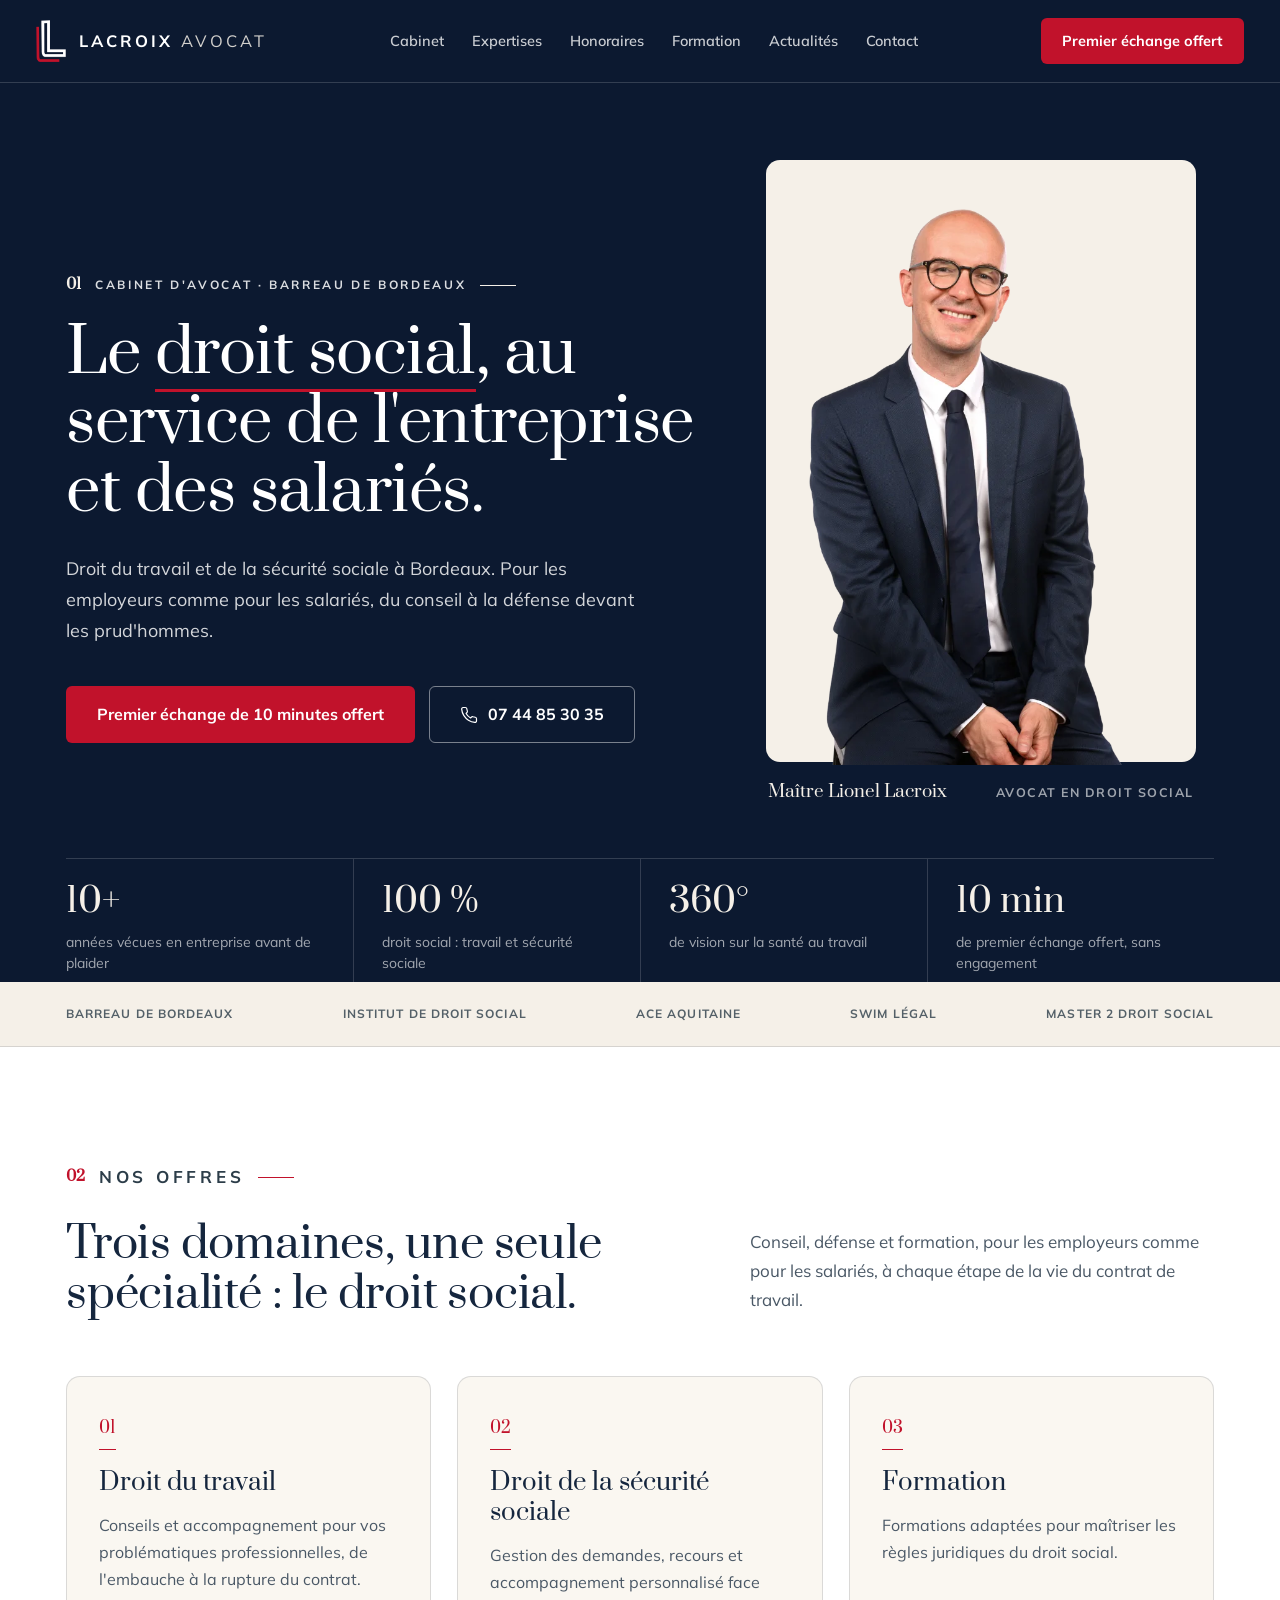
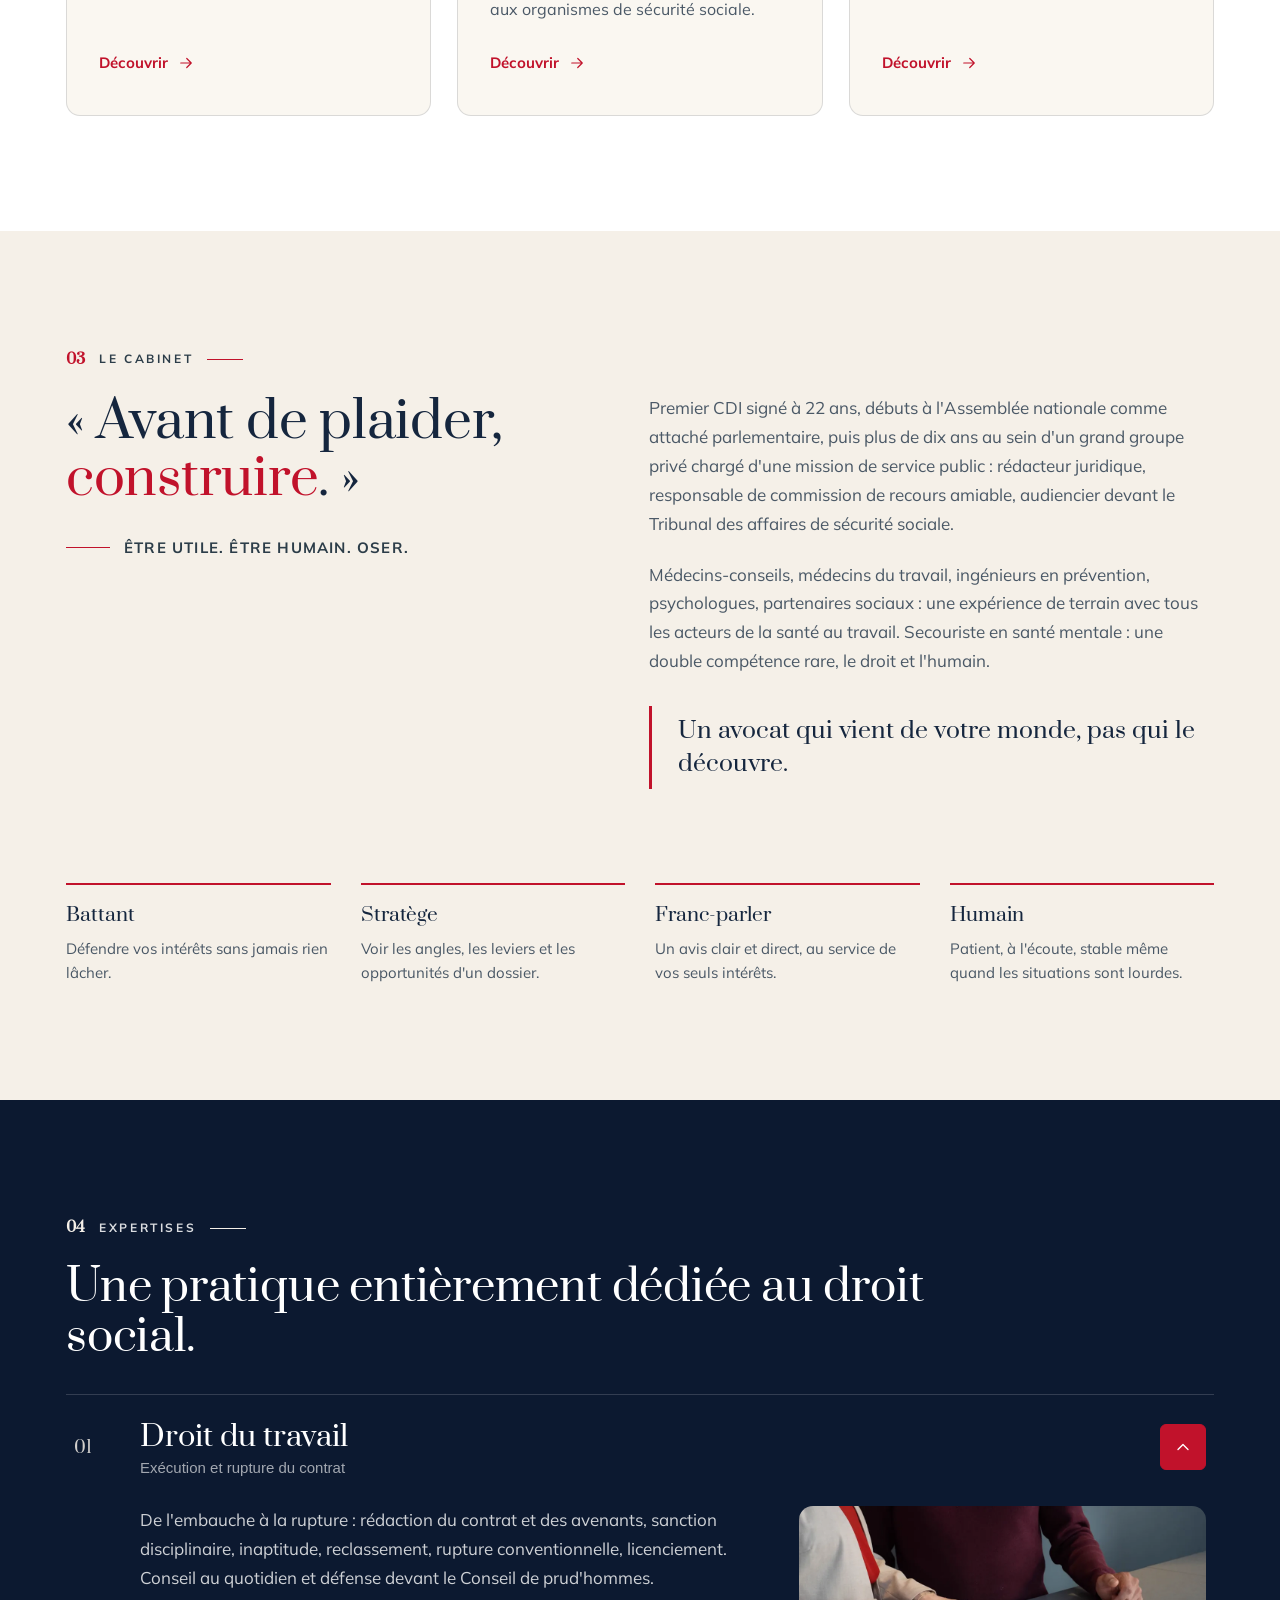
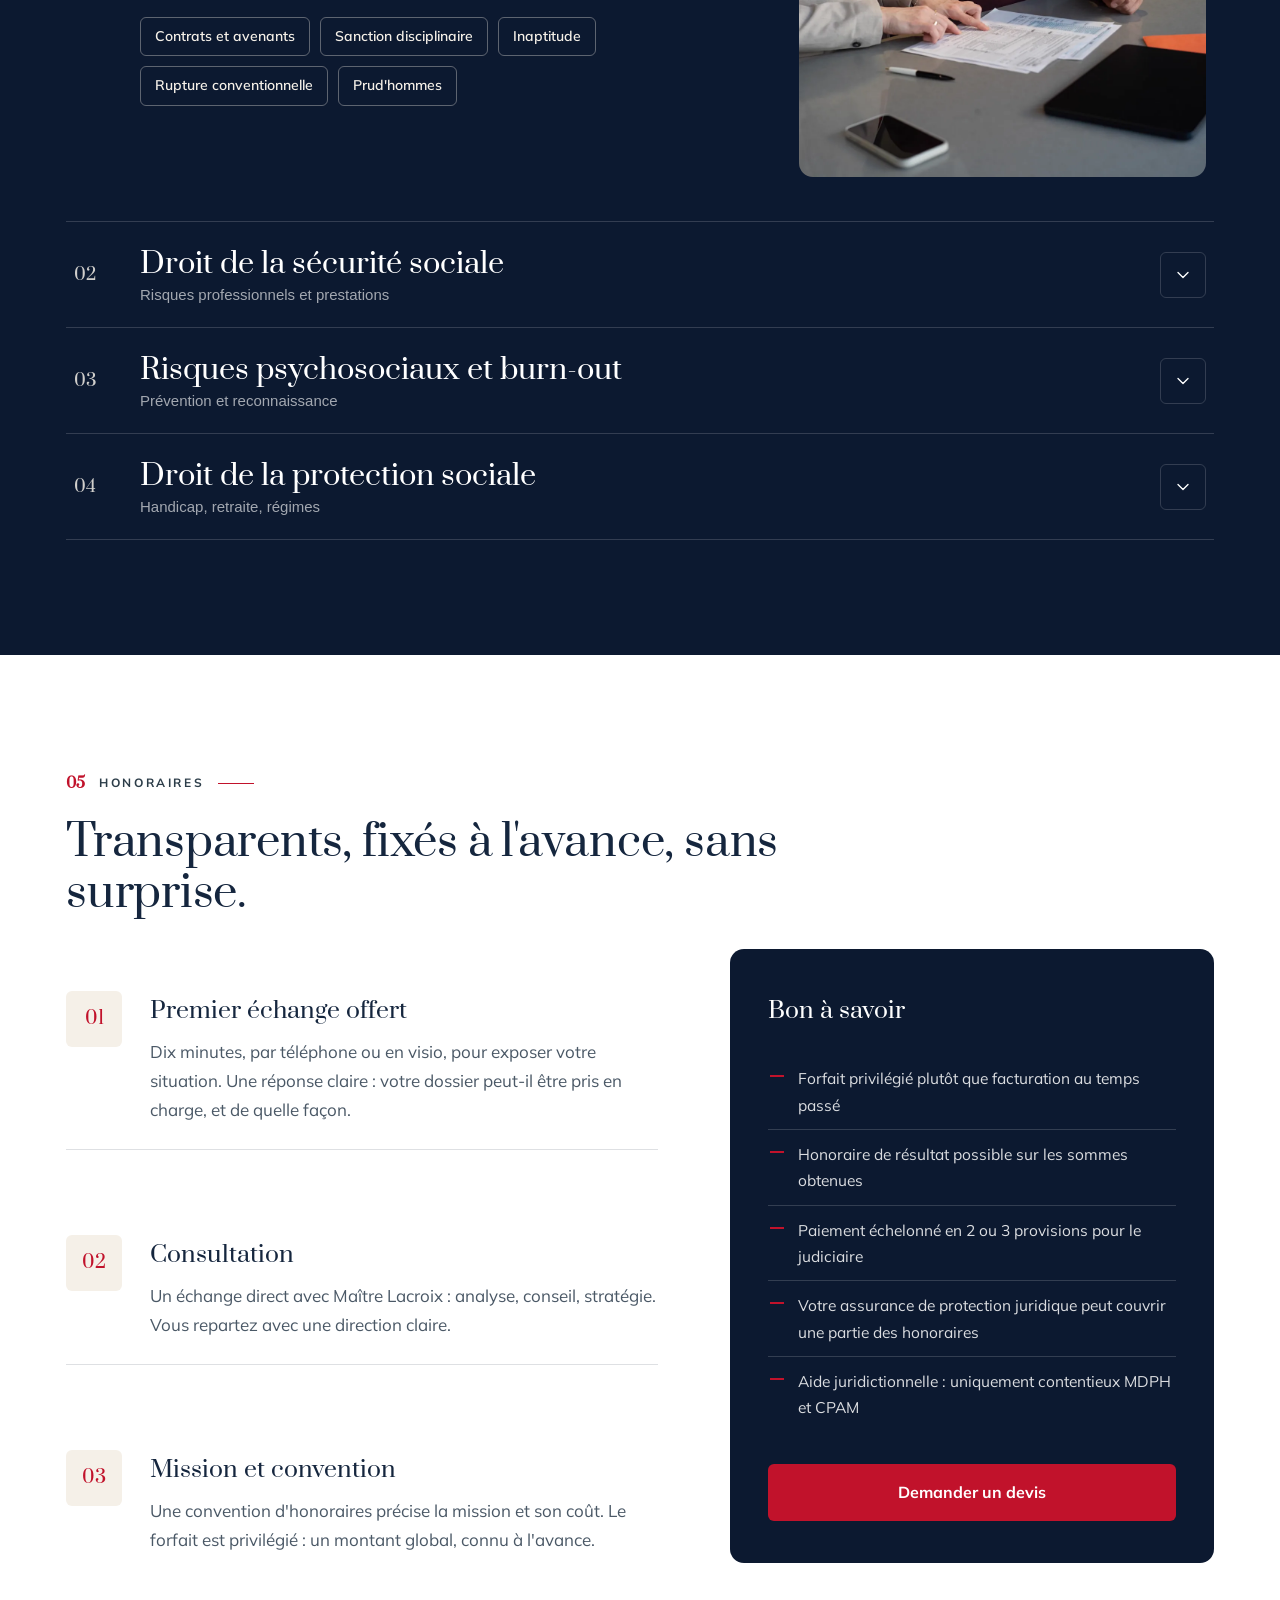
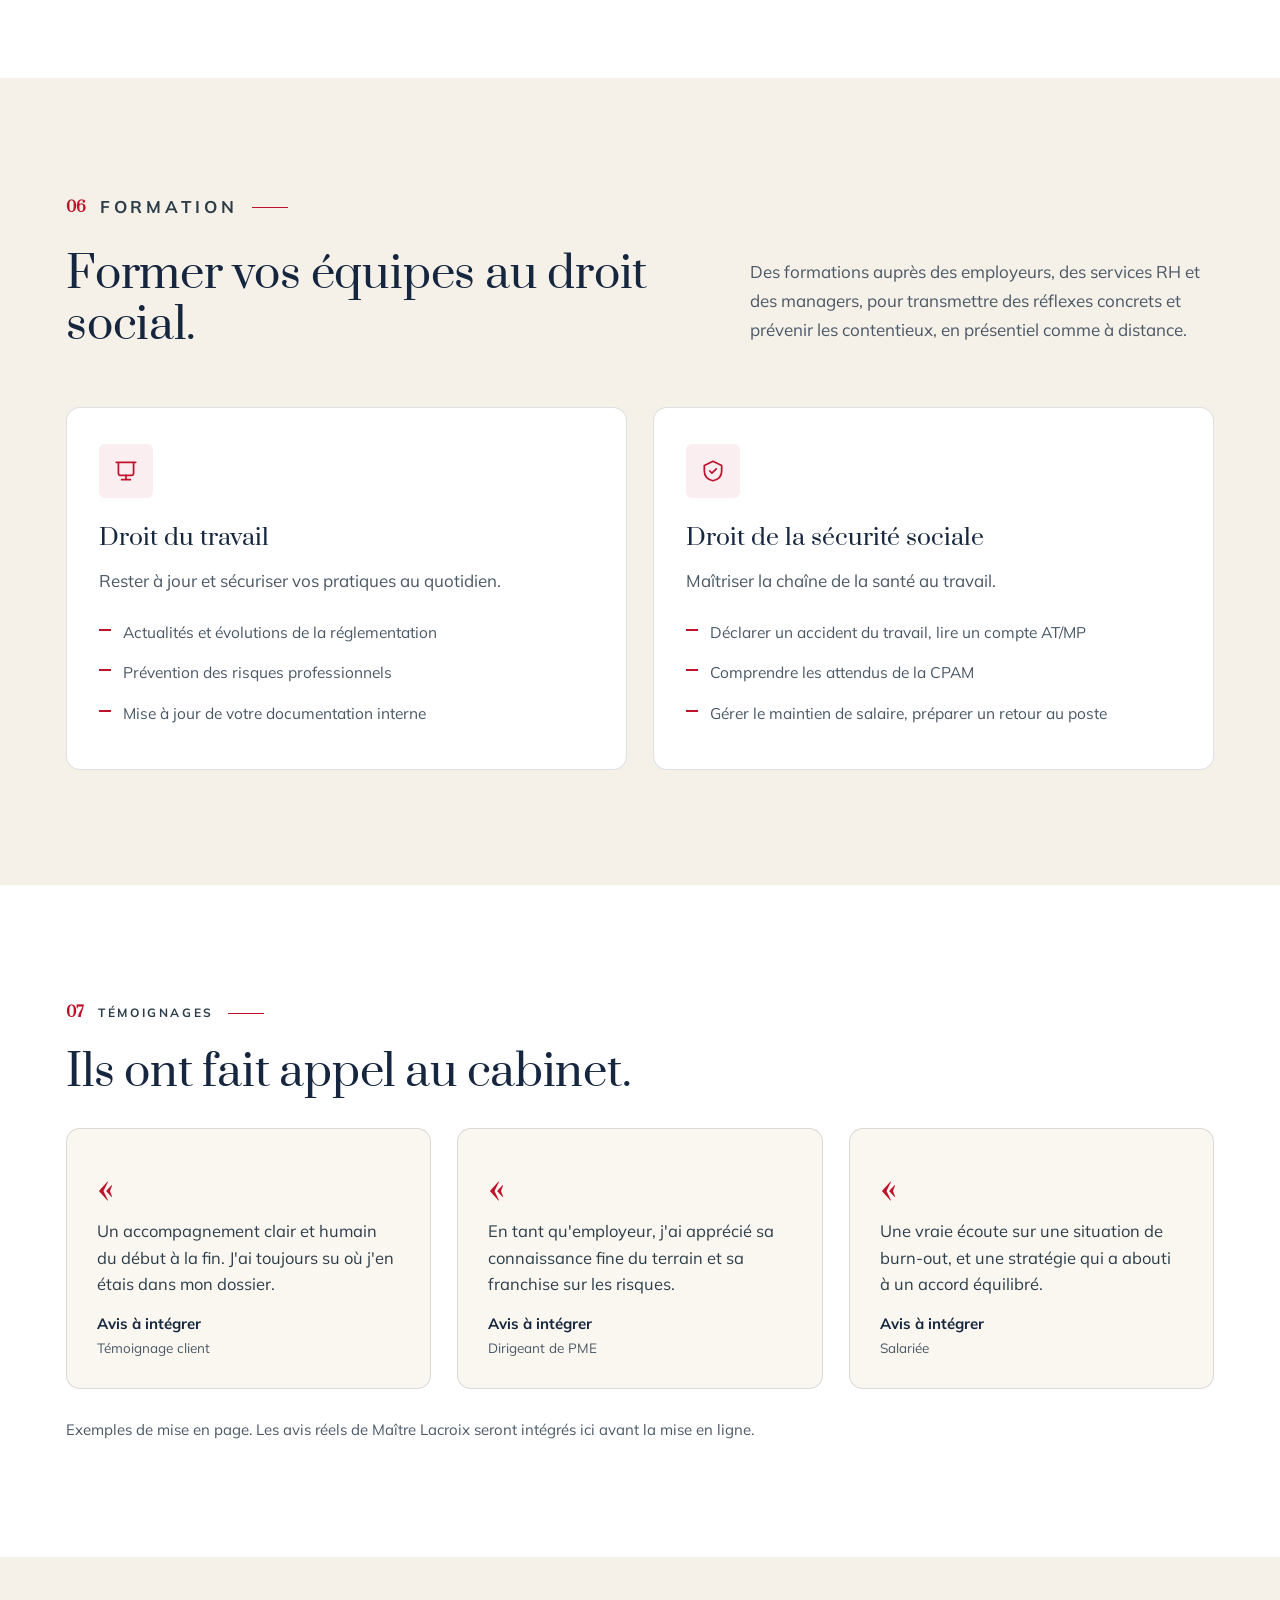
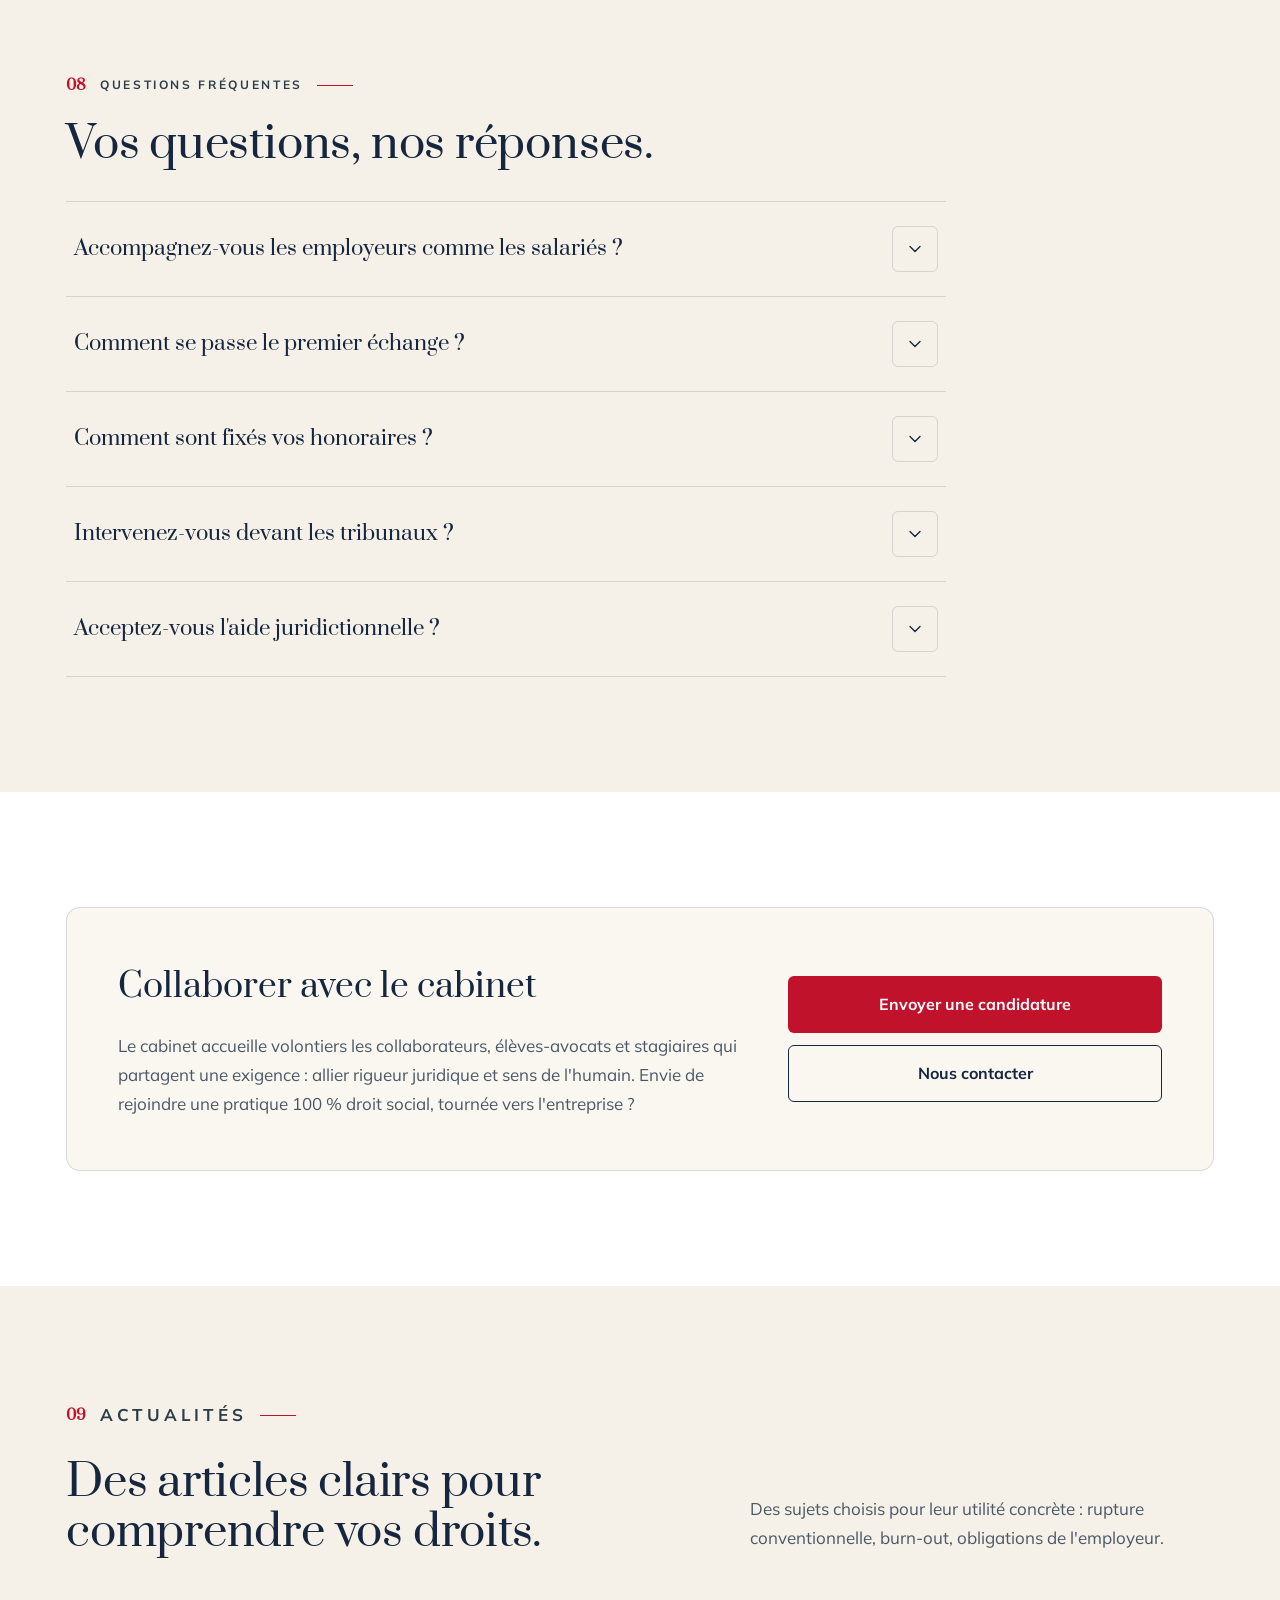
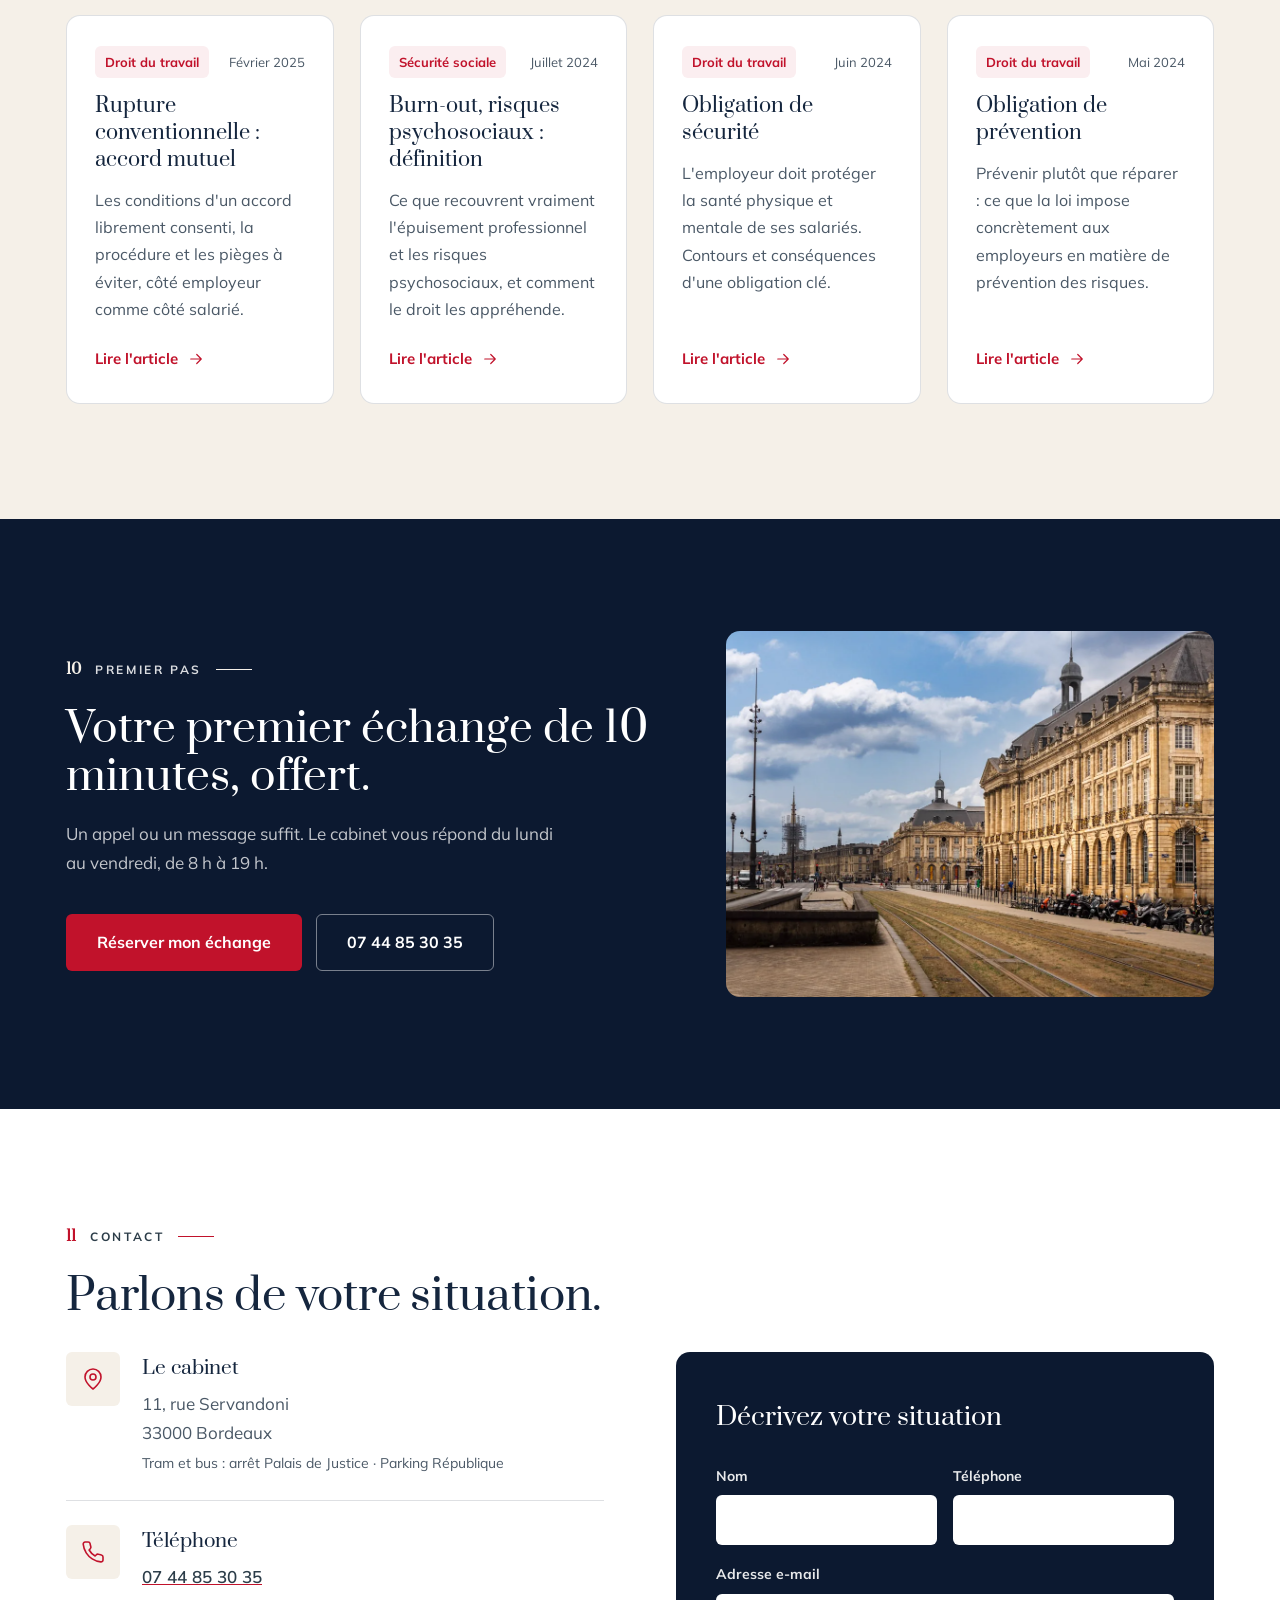
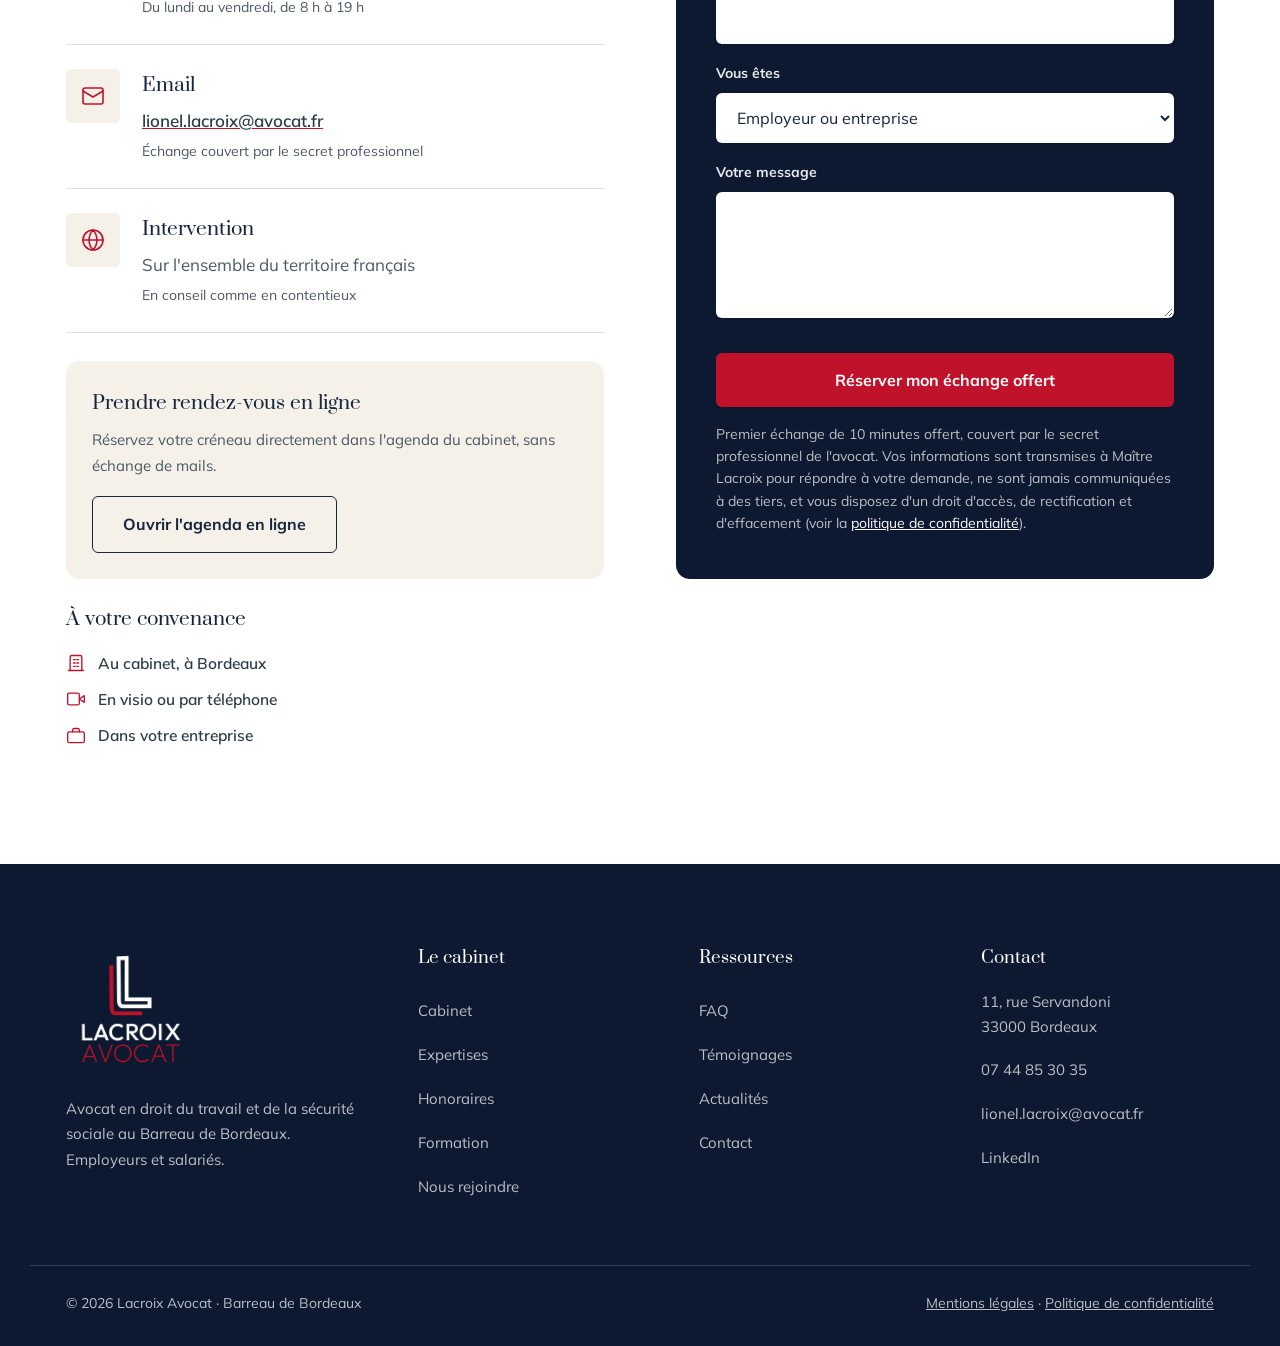
<file: v2/index.html>
<!DOCTYPE html>
<html lang="fr">
<head>
<meta charset="UTF-8">
<meta name="viewport" content="width=device-width, initial-scale=1.0">
<title>Lacroix Avocat · Avocat en droit social à Bordeaux</title>
<meta name="description" content="Maître Lionel Lacroix, avocat en droit du travail et de la sécurité sociale au Barreau de Bordeaux. Employeurs et salariés. Premier échange de 10 minutes offert.">
<meta name="robots" content="noindex, nofollow">
<link rel="icon" type="image/png" href="img/logo-mark.png">
<link rel="preload" href="fonts/prata-v22-latin-regular.woff2" as="font" type="font/woff2" crossorigin>
<link rel="preload" href="fonts/mulish-v18-latin_latin-ext-regular.woff2" as="font" type="font/woff2" crossorigin>
<link rel="stylesheet" href="css/style.css">
<link rel="stylesheet" href="css/responsive.css">
<script>document.documentElement.classList.add('js');</script>
</head>
<body>

<a class="skip-link" href="#contenu">Aller au contenu</a>

<!-- ===================== HEADER ===================== -->
<header class="site-header" id="haut">
  <div class="conteneur header-inner">
    <a class="marque" href="#haut" aria-label="Lacroix Avocat, retour en haut de page">
      <img src="img/logo-mark-blanc.png" alt="" width="396" height="554" class="marque-mark">
      <span class="marque-texte">LACROIX <span>AVOCAT</span></span>
    </a>
    <nav class="nav-principale" aria-label="Navigation principale">
      <a href="#cabinet">Cabinet</a>
      <a href="#expertises">Expertises</a>
      <a href="#honoraires">Honoraires</a>
      <a href="#formation">Formation</a>
      <a href="#actualites">Actualités</a>
      <a href="#contact">Contact</a>
    </nav>
    <div class="header-actions">
      <a class="btn btn-rouge" href="#contact">Premier échange offert</a>
      <button class="burger" type="button" aria-expanded="false" aria-controls="menu-mobile" aria-label="Ouvrir le menu">
        <span></span><span></span><span></span>
      </button>
    </div>
  </div>
</header>

<!-- Menu mobile -->
<div class="menu-mobile" id="menu-mobile" hidden>
  <nav aria-label="Menu mobile">
    <a href="#cabinet">Cabinet</a>
    <a href="#expertises">Expertises</a>
    <a href="#honoraires">Honoraires</a>
    <a href="#formation">Formation</a>
    <a href="#actualites">Actualités</a>
    <a href="#contact">Contact</a>
  </nav>
  <div class="menu-mobile-pied">
    <a class="btn btn-rouge" href="#contact">Premier échange 10 minutes offert</a>
    <a class="btn btn-fantome-clair" href="tel:+33744853035">07 44 85 30 35</a>
  </div>
</div>

<main id="contenu">

<!-- ===================== HERO ===================== -->
<section class="hero">
  <div class="conteneur hero-grille">
    <div class="hero-texte">
      <p class="label label-clair" data-reveal><span class="label-num">01</span>Cabinet d'avocat · Barreau de Bordeaux</p>
      <h1 data-reveal>Le <span class="souligne">droit social</span>, au service de l'entreprise et des salariés.</h1>
      <p class="hero-intro" data-reveal>Droit du travail et de la sécurité sociale à Bordeaux. Pour les employeurs comme pour les salariés, du conseil à la défense devant les prud'hommes.</p>
      <div class="hero-cta" data-reveal>
        <a class="btn btn-rouge" href="#contact">Premier échange de 10 minutes offert</a>
        <a class="btn btn-fantome-clair" href="tel:+33744853035">
          <svg viewBox="0 0 24 24" fill="none" stroke="currentColor" stroke-width="1.6" stroke-linecap="round" stroke-linejoin="round" aria-hidden="true"><path d="M22 16.9v3a2 2 0 0 1-2.2 2 19.8 19.8 0 0 1-8.6-3 19.5 19.5 0 0 1-6-6 19.8 19.8 0 0 1-3-8.7A2 2 0 0 1 4.1 2h3a2 2 0 0 1 2 1.7c.1 1 .4 2 .7 2.9a2 2 0 0 1-.5 2.1L8.1 10a16 16 0 0 0 6 6l1.3-1.3a2 2 0 0 1 2.1-.4c.9.3 1.9.5 2.9.7a2 2 0 0 1 1.6 2z"/></svg>
          07 44 85 30 35
        </a>
      </div>
    </div>
    <div class="hero-visuel" data-reveal>
      <figure class="hero-portrait">
        <div class="hero-compo">
          <picture>
            <source srcset="img/lionel-lacroix.webp" type="image/webp">
            <img src="img/lionel-lacroix.png" alt="Maître Lionel Lacroix, avocat en droit social à Bordeaux" width="596" height="918" fetchpriority="high">
          </picture>
        </div>
        <figcaption>
          <strong>Maître Lionel Lacroix</strong>
          <span>Avocat en droit social</span>
        </figcaption>
      </figure>
    </div>
  </div>
  <div class="conteneur">
    <ul class="hero-stats" data-reveal>
      <li><strong><span data-compte="10">10</span>+</strong><span>années vécues en entreprise avant de plaider</span></li>
      <li><strong><span data-compte="100">100</span>&nbsp;%</strong><span>droit social : travail et sécurité sociale</span></li>
      <li><strong><span data-compte="360">360</span>°</strong><span>de vision sur la santé au travail</span></li>
      <li><strong>10&nbsp;min</strong><span>de premier échange offert, sans engagement</span></li>
    </ul>
  </div>
</section>

<!-- Bandeau credentials -->
<div class="credentials">
  <div class="conteneur credentials-liste" data-reveal>
    <span>Barreau de Bordeaux</span>
    <span>Institut de Droit Social</span>
    <span>ACE Aquitaine</span>
    <span>SWIM Légal</span>
    <span>Master 2 Droit social</span>
  </div>
</div>

<!-- ===================== OFFRES ===================== -->
<section class="section" id="offres">
  <div class="conteneur">
    <div class="entete-editoriale">
      <div>
        <p class="label" data-reveal><span class="label-num">02</span>Nos offres</p>
        <h2 class="titre-xl" data-reveal>Trois domaines, une seule spécialité : le droit social.</h2>
      </div>
      <p data-reveal>Conseil, défense et formation, pour les employeurs comme pour les salariés, à chaque étape de la vie du contrat de travail.</p>
    </div>
    <div class="cartes-offres">
      <article class="carte-offre" data-reveal>
        <span class="carte-num">01</span>
        <h3>Droit du travail</h3>
        <p>Conseils et accompagnement pour vos problématiques professionnelles, de l'embauche à la rupture du contrat.</p>
        <a class="lien-fleche" href="#expertises">Découvrir<svg viewBox="0 0 24 24" fill="none" stroke="currentColor" stroke-width="1.6" stroke-linecap="round" stroke-linejoin="round" aria-hidden="true"><path d="M5 12h14M13 6l6 6-6 6"/></svg></a>
      </article>
      <article class="carte-offre" data-reveal>
        <span class="carte-num">02</span>
        <h3>Droit de la sécurité sociale</h3>
        <p>Gestion des demandes, recours et accompagnement personnalisé face aux organismes de sécurité sociale.</p>
        <a class="lien-fleche" href="#expertises">Découvrir<svg viewBox="0 0 24 24" fill="none" stroke="currentColor" stroke-width="1.6" stroke-linecap="round" stroke-linejoin="round" aria-hidden="true"><path d="M5 12h14M13 6l6 6-6 6"/></svg></a>
      </article>
      <article class="carte-offre" data-reveal>
        <span class="carte-num">03</span>
        <h3>Formation</h3>
        <p>Formations adaptées pour maîtriser les règles juridiques du droit social.</p>
        <a class="lien-fleche" href="#formation">Découvrir<svg viewBox="0 0 24 24" fill="none" stroke="currentColor" stroke-width="1.6" stroke-linecap="round" stroke-linejoin="round" aria-hidden="true"><path d="M5 12h14M13 6l6 6-6 6"/></svg></a>
      </article>
    </div>
  </div>
</section>

<!-- ===================== CABINET ===================== -->
<section class="section section-creme" id="cabinet">
  <div class="conteneur">
    <p class="label" data-reveal><span class="label-num">03</span>Le cabinet</p>
    <div class="cabinet-grille">
      <div class="cabinet-citation-bloc" data-reveal>
        <h2 class="titre-xl">« Avant de plaider, <em>construire</em>. »</h2>
        <p class="cabinet-devise">Être utile. Être humain. Oser.</p>
      </div>
      <div class="cabinet-bio">
        <p data-reveal>Premier CDI signé à 22 ans, débuts à l'Assemblée nationale comme attaché parlementaire, puis plus de dix ans au sein d'un grand groupe privé chargé d'une mission de service public : rédacteur juridique, responsable de commission de recours amiable, audiencier devant le Tribunal des affaires de sécurité sociale.</p>
        <p data-reveal>Médecins-conseils, médecins du travail, ingénieurs en prévention, psychologues, partenaires sociaux : une expérience de terrain avec tous les acteurs de la santé au travail. Secouriste en santé mentale : une double compétence rare, le droit et l'humain.</p>
        <blockquote class="citation" data-reveal>Un avocat qui vient de votre monde, pas qui le découvre.</blockquote>
      </div>
    </div>
    <ul class="qualites">
      <li data-reveal><h3>Battant</h3><p>Défendre vos intérêts sans jamais rien lâcher.</p></li>
      <li data-reveal><h3>Stratège</h3><p>Voir les angles, les leviers et les opportunités d'un dossier.</p></li>
      <li data-reveal><h3>Franc-parler</h3><p>Un avis clair et direct, au service de vos seuls intérêts.</p></li>
      <li data-reveal><h3>Humain</h3><p>Patient, à l'écoute, stable même quand les situations sont lourdes.</p></li>
    </ul>
  </div>
</section>

<!-- ===================== EXPERTISES ===================== -->
<section class="section section-nuit" id="expertises">
  <div class="conteneur">
    <p class="label label-clair" data-reveal><span class="label-num">04</span>Expertises</p>
    <h2 class="titre-xl" data-reveal>Une pratique entièrement dédiée au droit social.</h2>

    <div class="accordeon" data-reveal>

      <div class="accordeon-item est-ouvert">
        <button class="accordeon-entete" type="button" aria-expanded="true" aria-controls="exp-1">
          <span class="accordeon-num">01</span>
          <span class="accordeon-titres">
            <span class="accordeon-titre">Droit du travail</span>
            <span class="accordeon-sous">Exécution et rupture du contrat</span>
          </span>
          <span class="accordeon-fleche" aria-hidden="true"><svg viewBox="0 0 24 24" fill="none" stroke="currentColor" stroke-width="1.6" stroke-linecap="round" stroke-linejoin="round"><path d="M6 9l6 6 6-6"/></svg></span>
        </button>
        <div class="accordeon-panneau" id="exp-1">
          <div class="accordeon-corps">
            <div>
              <p>De l'embauche à la rupture : rédaction du contrat et des avenants, sanction disciplinaire, inaptitude, reclassement, rupture conventionnelle, licenciement. Conseil au quotidien et défense devant le Conseil de prud'hommes.</p>
              <ul class="etiquettes">
                <li>Contrats et avenants</li>
                <li>Sanction disciplinaire</li>
                <li>Inaptitude</li>
                <li>Rupture conventionnelle</li>
                <li>Prud'hommes</li>
              </ul>
            </div>
            <picture>
              <source srcset="img/consultation.webp" type="image/webp">
              <img src="img/consultation.jpg" alt="Consultation juridique autour d'un contrat de travail" width="1080" height="720" loading="lazy">
            </picture>
          </div>
        </div>
      </div>

      <div class="accordeon-item">
        <button class="accordeon-entete" type="button" aria-expanded="false" aria-controls="exp-2">
          <span class="accordeon-num">02</span>
          <span class="accordeon-titres">
            <span class="accordeon-titre">Droit de la sécurité sociale</span>
            <span class="accordeon-sous">Risques professionnels et prestations</span>
          </span>
          <span class="accordeon-fleche" aria-hidden="true"><svg viewBox="0 0 24 24" fill="none" stroke="currentColor" stroke-width="1.6" stroke-linecap="round" stroke-linejoin="round"><path d="M6 9l6 6 6-6"/></svg></span>
        </button>
        <div class="accordeon-panneau" id="exp-2" hidden>
          <div class="accordeon-corps">
            <div>
              <p>Accidents du travail, maladies professionnelles, indemnités journalières, invalidité. Lecture du compte AT/MP, relations avec la CPAM, contentieux devant le pôle social du Tribunal judiciaire.</p>
              <ul class="etiquettes">
                <li>Accident du travail</li>
                <li>Maladie professionnelle</li>
                <li>Indemnités journalières</li>
                <li>Compte AT/MP</li>
                <li>Contentieux CPAM</li>
              </ul>
            </div>
            <picture>
              <source srcset="img/expertise-secu.webp" type="image/webp">
              <img src="img/expertise-secu.jpg" alt="Dossier et documents de sécurité sociale sur un bureau" width="1080" height="720" loading="lazy">
            </picture>
          </div>
        </div>
      </div>

      <div class="accordeon-item">
        <button class="accordeon-entete" type="button" aria-expanded="false" aria-controls="exp-3">
          <span class="accordeon-num">03</span>
          <span class="accordeon-titres">
            <span class="accordeon-titre">Risques psychosociaux et burn-out</span>
            <span class="accordeon-sous">Prévention et reconnaissance</span>
          </span>
          <span class="accordeon-fleche" aria-hidden="true"><svg viewBox="0 0 24 24" fill="none" stroke="currentColor" stroke-width="1.6" stroke-linecap="round" stroke-linejoin="round"><path d="M6 9l6 6 6-6"/></svg></span>
        </button>
        <div class="accordeon-panneau" id="exp-3" hidden>
          <div class="accordeon-corps">
            <div>
              <p>Obligation de sécurité et de prévention, harcèlement, épuisement professionnel. Une approche qui croise le juridique et l'humain, nourrie par une formation de secouriste en santé mentale.</p>
              <ul class="etiquettes">
                <li>Obligation de sécurité</li>
                <li>Obligation de prévention</li>
                <li>Burn-out</li>
                <li>Harcèlement</li>
              </ul>
            </div>
            <picture>
              <source srcset="img/expertise-rps.webp" type="image/webp">
              <img src="img/expertise-rps.jpg" alt="Salarié en situation d'épuisement professionnel à son bureau" width="1080" height="720" loading="lazy">
            </picture>
          </div>
        </div>
      </div>

      <div class="accordeon-item">
        <button class="accordeon-entete" type="button" aria-expanded="false" aria-controls="exp-4">
          <span class="accordeon-num">04</span>
          <span class="accordeon-titres">
            <span class="accordeon-titre">Droit de la protection sociale</span>
            <span class="accordeon-sous">Handicap, retraite, régimes</span>
          </span>
          <span class="accordeon-fleche" aria-hidden="true"><svg viewBox="0 0 24 24" fill="none" stroke="currentColor" stroke-width="1.6" stroke-linecap="round" stroke-linejoin="round"><path d="M6 9l6 6 6-6"/></svg></span>
        </button>
        <div class="accordeon-panneau" id="exp-4" hidden>
          <div class="accordeon-corps">
            <div>
              <p>Handicap et MDPH : AAH, RQTH, CMI, AESH. Retraite, chômage, régime agricole. Une connaissance fine du secteur médico-social et de ses conventions collectives.</p>
              <ul class="etiquettes">
                <li>MDPH</li>
                <li>RQTH</li>
                <li>AAH</li>
                <li>Retraite</li>
                <li>Régime agricole</li>
              </ul>
            </div>
            <picture>
              <source srcset="img/expertise-protection.webp" type="image/webp">
              <img src="img/expertise-protection.jpg" alt="Accompagnement et inclusion en milieu professionnel" width="1080" height="720" loading="lazy">
            </picture>
          </div>
        </div>
      </div>

    </div>
  </div>
</section>

<!-- ===================== HONORAIRES ===================== -->
<section class="section" id="honoraires">
  <div class="conteneur">
    <p class="label" data-reveal><span class="label-num">05</span>Honoraires</p>
    <h2 class="titre-xl" data-reveal>Transparents, fixés à l'avance, sans surprise.</h2>
    <div class="honoraires-grille">
      <ol class="etapes">
        <li data-reveal>
          <span class="num">01</span>
          <div>
            <h3>Premier échange offert</h3>
            <p>Dix minutes, par téléphone ou en visio, pour exposer votre situation. Une réponse claire : votre dossier peut-il être pris en charge, et de quelle façon.</p>
          </div>
        </li>
        <li data-reveal>
          <span class="num">02</span>
          <div>
            <h3>Consultation</h3>
            <p>Un échange direct avec Maître Lacroix : analyse, conseil, stratégie. Vous repartez avec une direction claire.</p>
          </div>
        </li>
        <li data-reveal>
          <span class="num">03</span>
          <div>
            <h3>Mission et convention</h3>
            <p>Une convention d'honoraires précise la mission et son coût. Le forfait est privilégié : un montant global, connu à l'avance.</p>
          </div>
        </li>
      </ol>
      <aside class="honoraires-carte" data-reveal>
        <h3>Bon à savoir</h3>
        <ul>
          <li>Forfait privilégié plutôt que facturation au temps passé</li>
          <li>Honoraire de résultat possible sur les sommes obtenues</li>
          <li>Paiement échelonné en 2 ou 3 provisions pour le judiciaire</li>
          <li>Votre assurance de protection juridique peut couvrir une partie des honoraires</li>
          <li>Aide juridictionnelle : uniquement contentieux MDPH et CPAM</li>
        </ul>
        <a class="btn btn-rouge btn-large" href="#contact">Demander un devis</a>
      </aside>
    </div>
  </div>
</section>

<!-- ===================== FORMATION ===================== -->
<section class="section section-creme" id="formation">
  <div class="conteneur">
    <div class="entete-editoriale">
      <div>
        <p class="label" data-reveal><span class="label-num">06</span>Formation</p>
        <h2 class="titre-xl" data-reveal>Former vos équipes au droit social.</h2>
      </div>
      <p data-reveal>Des formations auprès des employeurs, des services RH et des managers, pour transmettre des réflexes concrets et prévenir les contentieux, en présentiel comme à distance.</p>
    </div>
    <div class="formation-grille">
      <article class="formation-carte" data-reveal>
        <span class="carte-icone" aria-hidden="true">
          <svg viewBox="0 0 24 24" fill="none" stroke="currentColor" stroke-width="1.6" stroke-linecap="round" stroke-linejoin="round"><path d="M3 4h18M5 4v10a2 2 0 0 0 2 2h10a2 2 0 0 0 2-2V4"/><path d="M12 16v4M8 20h8"/></svg>
        </span>
        <h3>Droit du travail</h3>
        <p>Rester à jour et sécuriser vos pratiques au quotidien.</p>
        <ul>
          <li>Actualités et évolutions de la réglementation</li>
          <li>Prévention des risques professionnels</li>
          <li>Mise à jour de votre documentation interne</li>
        </ul>
      </article>
      <article class="formation-carte" data-reveal>
        <span class="carte-icone" aria-hidden="true">
          <svg viewBox="0 0 24 24" fill="none" stroke="currentColor" stroke-width="1.6" stroke-linecap="round" stroke-linejoin="round"><path d="M12 3l8 4v5c0 5-3.5 8-8 9-4.5-1-8-4-8-9V7z"/><path d="M9 12l2 2 4-4"/></svg>
        </span>
        <h3>Droit de la sécurité sociale</h3>
        <p>Maîtriser la chaîne de la santé au travail.</p>
        <ul>
          <li>Déclarer un accident du travail, lire un compte AT/MP</li>
          <li>Comprendre les attendus de la CPAM</li>
          <li>Gérer le maintien de salaire, préparer un retour au poste</li>
        </ul>
      </article>
    </div>
  </div>
</section>

<!-- ===================== TÉMOIGNAGES ===================== -->
<section class="section" id="temoignages">
  <div class="conteneur">
    <p class="label" data-reveal><span class="label-num">07</span>Témoignages</p>
    <h2 class="titre-xl" data-reveal>Ils ont fait appel au cabinet.</h2>
    <div class="temoignages">
      <figure class="temoignage" data-reveal>
        <span class="temoignage-guillemet" aria-hidden="true">«</span>
        <blockquote>Un accompagnement clair et humain du début à la fin. J'ai toujours su où j'en étais dans mon dossier.</blockquote>
        <figcaption>Avis à intégrer<span>Témoignage client</span></figcaption>
      </figure>
      <figure class="temoignage" data-reveal>
        <span class="temoignage-guillemet" aria-hidden="true">«</span>
        <blockquote>En tant qu'employeur, j'ai apprécié sa connaissance fine du terrain et sa franchise sur les risques.</blockquote>
        <figcaption>Avis à intégrer<span>Dirigeant de PME</span></figcaption>
      </figure>
      <figure class="temoignage" data-reveal>
        <span class="temoignage-guillemet" aria-hidden="true">«</span>
        <blockquote>Une vraie écoute sur une situation de burn-out, et une stratégie qui a abouti à un accord équilibré.</blockquote>
        <figcaption>Avis à intégrer<span>Salariée</span></figcaption>
      </figure>
    </div>
    <p class="temoignages-note" data-reveal>Exemples de mise en page. Les avis réels de Maître Lacroix seront intégrés ici avant la mise en ligne.</p>
  </div>
</section>

<!-- ===================== FAQ ===================== -->
<section class="section section-creme" id="faq">
  <div class="conteneur">
    <p class="label" data-reveal><span class="label-num">08</span>Questions fréquentes</p>
    <h2 class="titre-xl" data-reveal>Vos questions, nos réponses.</h2>
    <div class="accordeon faq" data-reveal>

      <div class="accordeon-item">
        <button class="accordeon-entete" type="button" aria-expanded="false" aria-controls="faq-1">
          <span class="accordeon-titres"><span class="accordeon-titre">Accompagnez-vous les employeurs comme les salariés ?</span></span>
          <span class="accordeon-fleche" aria-hidden="true"><svg viewBox="0 0 24 24" fill="none" stroke="currentColor" stroke-width="1.6" stroke-linecap="round" stroke-linejoin="round"><path d="M6 9l6 6 6-6"/></svg></span>
        </button>
        <div class="accordeon-panneau" id="faq-1" hidden>
          <div class="accordeon-corps"><div><p>Oui, les deux. Le cabinet intervient auprès des dirigeants, des TPE et PME et des structures du secteur médico-social, comme auprès des salariés, en conseil comme en contentieux.</p></div></div>
        </div>
      </div>

      <div class="accordeon-item">
        <button class="accordeon-entete" type="button" aria-expanded="false" aria-controls="faq-2">
          <span class="accordeon-titres"><span class="accordeon-titre">Comment se passe le premier échange ?</span></span>
          <span class="accordeon-fleche" aria-hidden="true"><svg viewBox="0 0 24 24" fill="none" stroke="currentColor" stroke-width="1.6" stroke-linecap="round" stroke-linejoin="round"><path d="M6 9l6 6 6-6"/></svg></span>
        </button>
        <div class="accordeon-panneau" id="faq-2" hidden>
          <div class="accordeon-corps"><div><p>Le premier échange de dix minutes est offert, par téléphone ou en visio. Il sert à cerner votre besoin et à déterminer si le cabinet peut vous aider. Chaque échange est couvert par le secret professionnel de l'avocat.</p></div></div>
        </div>
      </div>

      <div class="accordeon-item">
        <button class="accordeon-entete" type="button" aria-expanded="false" aria-controls="faq-3">
          <span class="accordeon-titres"><span class="accordeon-titre">Comment sont fixés vos honoraires ?</span></span>
          <span class="accordeon-fleche" aria-hidden="true"><svg viewBox="0 0 24 24" fill="none" stroke="currentColor" stroke-width="1.6" stroke-linecap="round" stroke-linejoin="round"><path d="M6 9l6 6 6-6"/></svg></span>
        </button>
        <div class="accordeon-panneau" id="faq-3" hidden>
          <div class="accordeon-corps"><div><p>Le forfait est privilégié : un montant global, fixé à l'avance et précisé dans une convention d'honoraires. Un honoraire de résultat est possible sur les sommes obtenues. Votre assurance de protection juridique peut couvrir une partie des frais.</p></div></div>
        </div>
      </div>

      <div class="accordeon-item">
        <button class="accordeon-entete" type="button" aria-expanded="false" aria-controls="faq-4">
          <span class="accordeon-titres"><span class="accordeon-titre">Intervenez-vous devant les tribunaux ?</span></span>
          <span class="accordeon-fleche" aria-hidden="true"><svg viewBox="0 0 24 24" fill="none" stroke="currentColor" stroke-width="1.6" stroke-linecap="round" stroke-linejoin="round"><path d="M6 9l6 6 6-6"/></svg></span>
        </button>
        <div class="accordeon-panneau" id="faq-4" hidden>
          <div class="accordeon-corps"><div><p>Oui : Conseil de prud'hommes, pôle social du Tribunal judiciaire et Cour d'appel. La voie de l'accord équilibré reste toutefois privilégiée chaque fois qu'elle est possible.</p></div></div>
        </div>
      </div>

      <div class="accordeon-item">
        <button class="accordeon-entete" type="button" aria-expanded="false" aria-controls="faq-5">
          <span class="accordeon-titres"><span class="accordeon-titre">Acceptez-vous l'aide juridictionnelle ?</span></span>
          <span class="accordeon-fleche" aria-hidden="true"><svg viewBox="0 0 24 24" fill="none" stroke="currentColor" stroke-width="1.6" stroke-linecap="round" stroke-linejoin="round"><path d="M6 9l6 6 6-6"/></svg></span>
        </button>
        <div class="accordeon-panneau" id="faq-5" hidden>
          <div class="accordeon-corps"><div><p>L'aide juridictionnelle n'est pas acceptée en droit du travail, à l'exception des contentieux MDPH et CPAM portés devant le Tribunal judiciaire.</p></div></div>
        </div>
      </div>

    </div>
  </div>
</section>

<!-- ===================== NOUS REJOINDRE ===================== -->
<section class="section" id="nous-rejoindre">
  <div class="conteneur">
    <div class="rejoindre-bloc" data-reveal>
      <div>
        <h2>Collaborer avec le cabinet</h2>
        <p>Le cabinet accueille volontiers les collaborateurs, élèves-avocats et stagiaires qui partagent une exigence : allier rigueur juridique et sens de l'humain. Envie de rejoindre une pratique 100 % droit social, tournée vers l'entreprise ?</p>
      </div>
      <div class="rejoindre-actions">
        <a class="btn btn-rouge" href="mailto:lionel.lacroix@avocat.fr">Envoyer une candidature</a>
        <a class="btn btn-fantome-sombre" href="#contact">Nous contacter</a>
      </div>
    </div>
  </div>
</section>

<!-- ===================== ACTUALITÉS ===================== -->
<section class="section section-creme" id="actualites">
  <div class="conteneur">
    <div class="entete-editoriale">
      <div>
        <p class="label" data-reveal><span class="label-num">09</span>Actualités</p>
        <h2 class="titre-xl" data-reveal>Des articles clairs pour comprendre vos droits.</h2>
      </div>
      <p data-reveal>Des sujets choisis pour leur utilité concrète : rupture conventionnelle, burn-out, obligations de l'employeur.</p>
    </div>
    <div class="articles">
      <article class="article-carte" data-reveal>
        <p class="article-meta"><span class="article-tag">Droit du travail</span><time datetime="2025-02">Février 2025</time></p>
        <h3>Rupture conventionnelle : accord mutuel</h3>
        <p>Les conditions d'un accord librement consenti, la procédure et les pièges à éviter, côté employeur comme côté salarié.</p>
        <a class="lien-fleche" href="https://lacroix-avocat.fr/rupture-conventionnelle-accord-mutuel/" target="_blank" rel="noopener">Lire l'article<svg viewBox="0 0 24 24" fill="none" stroke="currentColor" stroke-width="1.6" stroke-linecap="round" stroke-linejoin="round" aria-hidden="true"><path d="M5 12h14M13 6l6 6-6 6"/></svg></a>
      </article>
      <article class="article-carte" data-reveal>
        <p class="article-meta"><span class="article-tag">Sécurité sociale</span><time datetime="2024-07">Juillet 2024</time></p>
        <h3>Burn-out, risques psychosociaux : définition</h3>
        <p>Ce que recouvrent vraiment l'épuisement professionnel et les risques psychosociaux, et comment le droit les appréhende.</p>
        <a class="lien-fleche" href="https://lacroix-avocat.fr/burn-out-risques-psychosociaux-definition/" target="_blank" rel="noopener">Lire l'article<svg viewBox="0 0 24 24" fill="none" stroke="currentColor" stroke-width="1.6" stroke-linecap="round" stroke-linejoin="round" aria-hidden="true"><path d="M5 12h14M13 6l6 6-6 6"/></svg></a>
      </article>
      <article class="article-carte" data-reveal>
        <p class="article-meta"><span class="article-tag">Droit du travail</span><time datetime="2024-06">Juin 2024</time></p>
        <h3>Obligation de sécurité</h3>
        <p>L'employeur doit protéger la santé physique et mentale de ses salariés. Contours et conséquences d'une obligation clé.</p>
        <a class="lien-fleche" href="https://lacroix-avocat.fr/obligation-de-securite/" target="_blank" rel="noopener">Lire l'article<svg viewBox="0 0 24 24" fill="none" stroke="currentColor" stroke-width="1.6" stroke-linecap="round" stroke-linejoin="round" aria-hidden="true"><path d="M5 12h14M13 6l6 6-6 6"/></svg></a>
      </article>
      <article class="article-carte" data-reveal>
        <p class="article-meta"><span class="article-tag">Droit du travail</span><time datetime="2024-05">Mai 2024</time></p>
        <h3>Obligation de prévention</h3>
        <p>Prévenir plutôt que réparer : ce que la loi impose concrètement aux employeurs en matière de prévention des risques.</p>
        <a class="lien-fleche" href="https://lacroix-avocat.fr/obligation-de-prevention/" target="_blank" rel="noopener">Lire l'article<svg viewBox="0 0 24 24" fill="none" stroke="currentColor" stroke-width="1.6" stroke-linecap="round" stroke-linejoin="round" aria-hidden="true"><path d="M5 12h14M13 6l6 6-6 6"/></svg></a>
      </article>
    </div>
  </div>
</section>

<!-- ===================== BANDEAU CTA ===================== -->
<section class="cta-bande">
  <div class="conteneur cta-grille">
    <div data-reveal>
      <p class="label label-clair"><span class="label-num">10</span>Premier pas</p>
      <h2>Votre premier échange de 10 minutes, offert.</h2>
      <p class="cta-sous">Un appel ou un message suffit. Le cabinet vous répond du lundi au vendredi, de 8&nbsp;h à 19&nbsp;h.</p>
      <div class="hero-cta">
        <a class="btn btn-rouge" href="#contact">Réserver mon échange</a>
        <a class="btn btn-fantome-clair" href="tel:+33744853035">07 44 85 30 35</a>
      </div>
    </div>
    <figure class="cta-visuel" data-reveal>
      <picture>
        <source srcset="img/bordeaux.webp" type="image/webp">
        <img src="img/bordeaux.jpg" alt="Place bordelaise et tramway, à deux pas du cabinet" width="1080" height="771" loading="lazy">
      </picture>
    </figure>
  </div>
</section>

<!-- ===================== CONTACT ===================== -->
<section class="section" id="contact">
  <div class="conteneur">
    <p class="label" data-reveal><span class="label-num">11</span>Contact</p>
    <h2 class="titre-xl" data-reveal>Parlons de votre situation.</h2>
    <div class="contact-grille">

      <div class="contact-infos">
        <ul class="contact-liste">
          <li data-reveal>
            <span class="contact-icone" aria-hidden="true"><svg viewBox="0 0 24 24" fill="none" stroke="currentColor" stroke-width="1.6" stroke-linecap="round" stroke-linejoin="round"><path d="M20 10c0 6-8 12-8 12s-8-6-8-12a8 8 0 0 1 16 0z"/><circle cx="12" cy="10" r="3"/></svg></span>
            <div>
              <h3>Le cabinet</h3>
              <p>11, rue Servandoni<br>33000 Bordeaux</p>
              <p class="contact-note">Tram et bus : arrêt Palais de Justice · Parking République</p>
            </div>
          </li>
          <li data-reveal>
            <span class="contact-icone" aria-hidden="true"><svg viewBox="0 0 24 24" fill="none" stroke="currentColor" stroke-width="1.6" stroke-linecap="round" stroke-linejoin="round"><path d="M22 16.9v3a2 2 0 0 1-2.2 2 19.8 19.8 0 0 1-8.6-3 19.5 19.5 0 0 1-6-6 19.8 19.8 0 0 1-3-8.7A2 2 0 0 1 4.1 2h3a2 2 0 0 1 2 1.7c.1 1 .4 2 .7 2.9a2 2 0 0 1-.5 2.1L8.1 10a16 16 0 0 0 6 6l1.3-1.3a2 2 0 0 1 2.1-.4c.9.3 1.9.5 2.9.7a2 2 0 0 1 1.6 2z"/></svg></span>
            <div>
              <h3>Téléphone</h3>
              <p><a href="tel:+33744853035">07 44 85 30 35</a></p>
              <p class="contact-note">Du lundi au vendredi, de 8&nbsp;h à 19&nbsp;h</p>
            </div>
          </li>
          <li data-reveal>
            <span class="contact-icone" aria-hidden="true"><svg viewBox="0 0 24 24" fill="none" stroke="currentColor" stroke-width="1.6" stroke-linecap="round" stroke-linejoin="round"><rect x="2" y="4" width="20" height="16" rx="2"/><path d="M22 7l-10 6L2 7"/></svg></span>
            <div>
              <h3>Email</h3>
              <p><a href="mailto:lionel.lacroix@avocat.fr">lionel.lacroix@avocat.fr</a></p>
              <p class="contact-note">Échange couvert par le secret professionnel</p>
            </div>
          </li>
          <li data-reveal>
            <span class="contact-icone" aria-hidden="true"><svg viewBox="0 0 24 24" fill="none" stroke="currentColor" stroke-width="1.6" stroke-linecap="round" stroke-linejoin="round"><circle cx="12" cy="12" r="10"/><path d="M2 12h20M12 2a15.3 15.3 0 0 1 4 10 15.3 15.3 0 0 1-4 10 15.3 15.3 0 0 1-4-10 15.3 15.3 0 0 1 4-10z"/></svg></span>
            <div>
              <h3>Intervention</h3>
              <p>Sur l'ensemble du territoire français</p>
              <p class="contact-note">En conseil comme en contentieux</p>
            </div>
          </li>
        </ul>
        <div class="contact-rdv" data-reveal>
          <h3>Prendre rendez-vous en ligne</h3>
          <p>Réservez votre créneau directement dans l'agenda du cabinet, sans échange de mails.</p>
          <a class="btn btn-fantome-sombre" href="#contact">Ouvrir l'agenda en ligne</a>
        </div>
        <div class="contact-modes" data-reveal>
          <h3>À votre convenance</h3>
          <ul>
            <li>
              <svg viewBox="0 0 24 24" fill="none" stroke="currentColor" stroke-width="1.6" stroke-linecap="round" stroke-linejoin="round" aria-hidden="true"><path d="M3 21h18M5 21V5a2 2 0 0 1 2-2h10a2 2 0 0 1 2 2v16"/><path d="M9 8h2m2 0h2M9 12h2m2 0h2M9 16h2m2 0h2"/></svg>
              Au cabinet, à Bordeaux
            </li>
            <li>
              <svg viewBox="0 0 24 24" fill="none" stroke="currentColor" stroke-width="1.6" stroke-linecap="round" stroke-linejoin="round" aria-hidden="true"><rect x="2" y="5" width="14" height="14" rx="2"/><path d="M22 8l-6 4 6 4z"/></svg>
              En visio ou par téléphone
            </li>
            <li>
              <svg viewBox="0 0 24 24" fill="none" stroke="currentColor" stroke-width="1.6" stroke-linecap="round" stroke-linejoin="round" aria-hidden="true"><rect x="2" y="7" width="20" height="13" rx="2"/><path d="M8 7V5a2 2 0 0 1 2-2h4a2 2 0 0 1 2 2v2"/></svg>
              Dans votre entreprise
            </li>
          </ul>
        </div>
      </div>

      <form class="contact-formulaire" data-reveal>
        <h3>Décrivez votre situation</h3>
        <div class="champ-duo">
          <div class="champ">
            <label for="f-nom">Nom</label>
            <input type="text" id="f-nom" name="nom" autocomplete="family-name" required>
          </div>
          <div class="champ">
            <label for="f-tel">Téléphone</label>
            <input type="tel" id="f-tel" name="telephone" autocomplete="tel">
          </div>
        </div>
        <div class="champ">
          <label for="f-email">Adresse e-mail</label>
          <input type="email" id="f-email" name="email" autocomplete="email" required>
        </div>
        <div class="champ">
          <label for="f-profil">Vous êtes</label>
          <select id="f-profil" name="profil">
            <option>Employeur ou entreprise</option>
            <option>Salarié</option>
            <option>Autre</option>
          </select>
        </div>
        <div class="champ">
          <label for="f-message">Votre message</label>
          <textarea id="f-message" name="message" rows="5" required></textarea>
        </div>
        <button class="btn btn-rouge btn-large" type="submit">Réserver mon échange offert</button>
        <p class="formulaire-note">Premier échange de 10 minutes offert, couvert par le secret professionnel de l'avocat. Vos informations sont transmises à Maître Lacroix pour répondre à votre demande, ne sont jamais communiquées à des tiers, et vous disposez d'un droit d'accès, de rectification et d'effacement (voir la <a href="confidentialite.html">politique de confidentialité</a>).</p>
        <p class="formulaire-succes" hidden>Merci, votre demande a bien été prise en compte. Le cabinet revient vers vous rapidement.</p>
      </form>

    </div>
  </div>
</section>

</main>

<!-- ===================== FOOTER ===================== -->
<footer class="site-pied">
  <div class="conteneur pied-grille">
    <div class="pied-marque">
      <picture>
        <source srcset="img/logo-blanc.webp" type="image/webp">
        <img src="img/logo-blanc.png" alt="Lacroix Avocat" width="1200" height="1200" loading="lazy">
      </picture>
      <p>Avocat en droit du travail et de la sécurité sociale au Barreau de Bordeaux. Employeurs et salariés.</p>
    </div>
    <nav class="pied-colonne" aria-label="Le cabinet">
      <h3>Le cabinet</h3>
      <a href="#cabinet">Cabinet</a>
      <a href="#expertises">Expertises</a>
      <a href="#honoraires">Honoraires</a>
      <a href="#formation">Formation</a>
      <a href="#nous-rejoindre">Nous rejoindre</a>
    </nav>
    <nav class="pied-colonne" aria-label="Ressources">
      <h3>Ressources</h3>
      <a href="#faq">FAQ</a>
      <a href="#temoignages">Témoignages</a>
      <a href="#actualites">Actualités</a>
      <a href="#contact">Contact</a>
    </nav>
    <div class="pied-colonne">
      <h3>Contact</h3>
      <p>11, rue Servandoni<br>33000 Bordeaux</p>
      <a href="tel:+33744853035">07 44 85 30 35</a>
      <a href="mailto:lionel.lacroix@avocat.fr">lionel.lacroix@avocat.fr</a>
      <a href="#" rel="noopener">LinkedIn</a>
    </div>
  </div>
  <div class="conteneur pied-bas">
    <p>© 2026 Lacroix Avocat · Barreau de Bordeaux</p>
    <p><a href="mentions-legales.html">Mentions légales</a> · <a href="confidentialite.html">Politique de confidentialité</a></p>
  </div>
</footer>

<script src="js/vendor/gsap.min.js"></script>
<script src="js/vendor/ScrollTrigger.min.js"></script>
<script src="js/main.js"></script>
<script src="js/gsap-animations.js"></script>
</body>
</html>
</file>
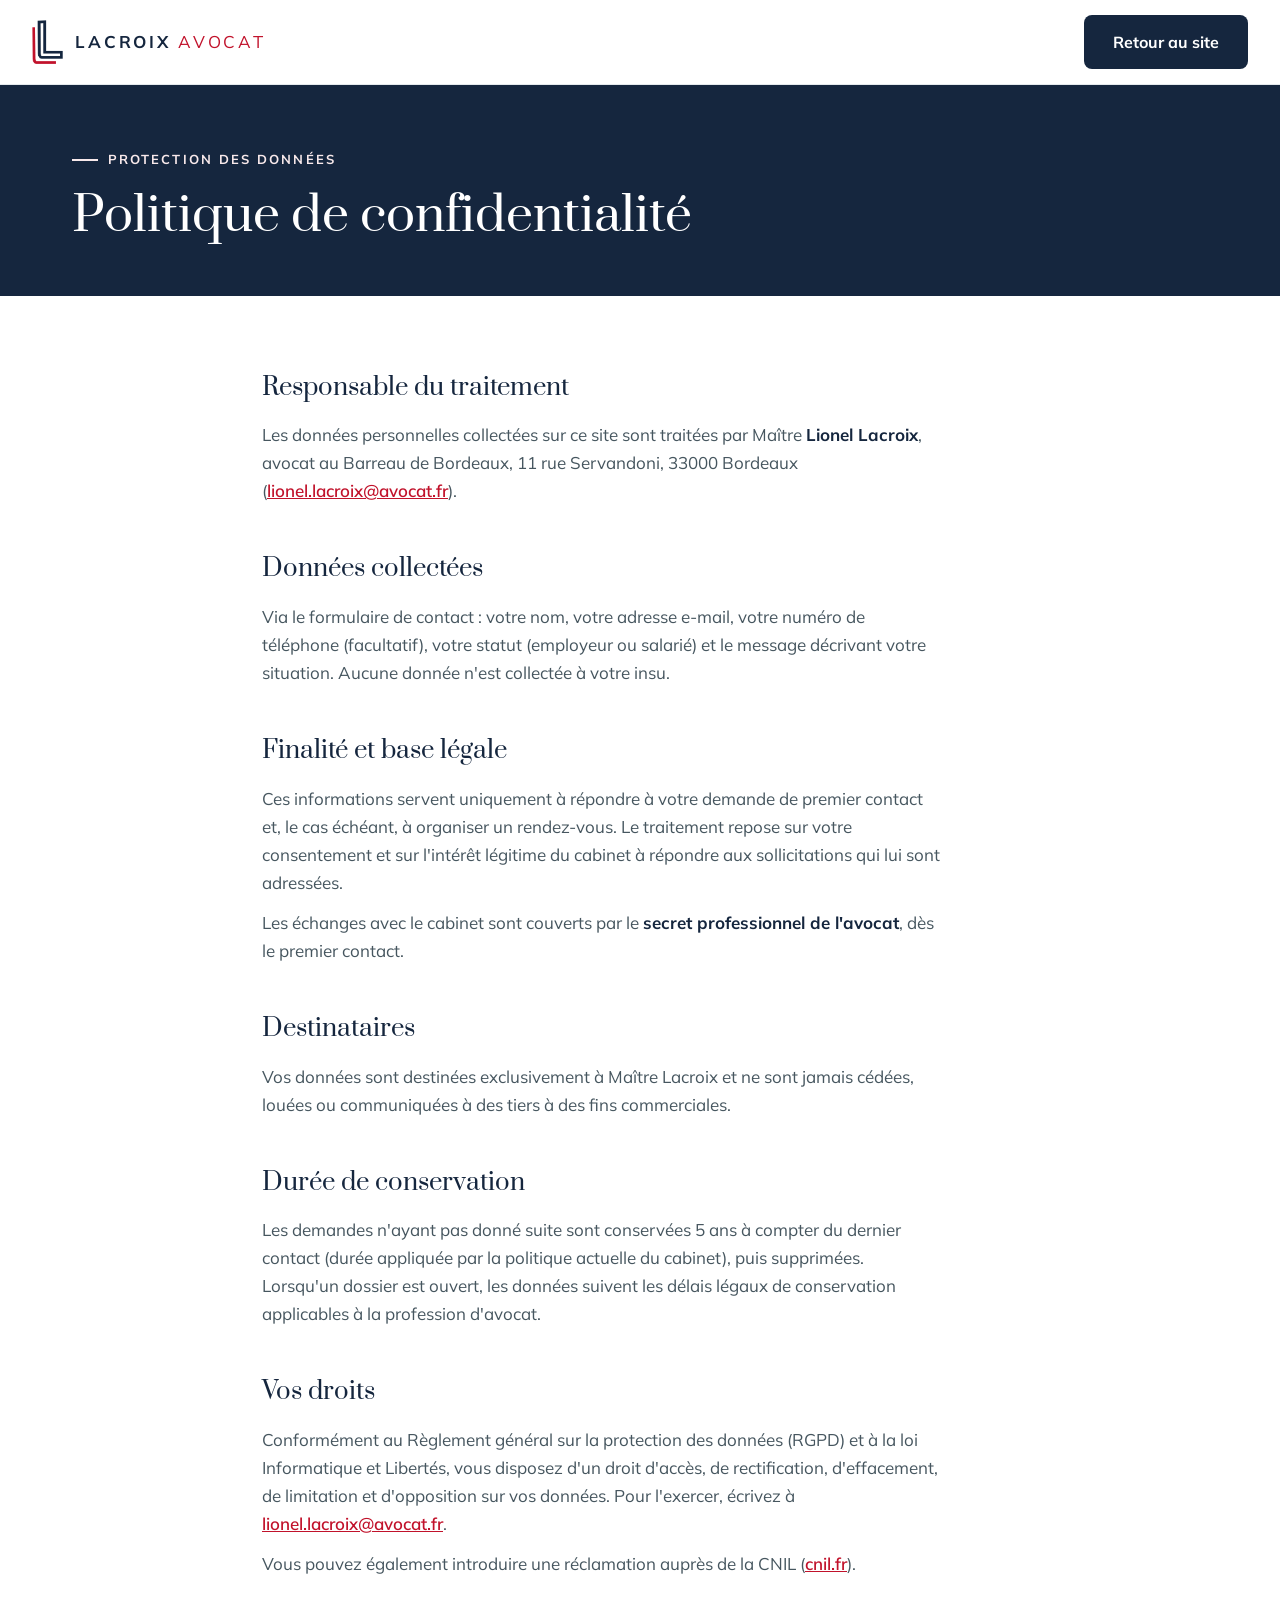
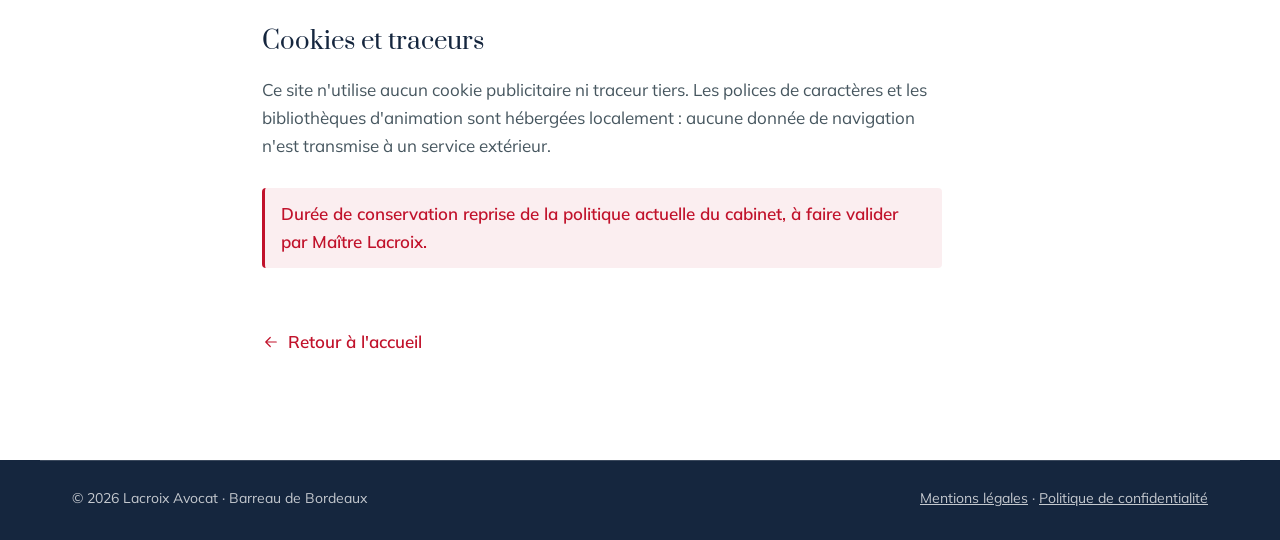
<file: confidentialite.html>
﻿<!DOCTYPE html>
<html lang="fr">
<head>
<meta charset="UTF-8">
<meta name="viewport" content="width=device-width, initial-scale=1.0">
<title>Politique de confidentialité · Lacroix Avocat</title>
<meta name="description" content="Politique de confidentialité et protection des données personnelles du cabinet de Maître Lionel Lacroix, avocat à Bordeaux.">
<meta name="robots" content="noindex, nofollow">
<link rel="icon" type="image/png" href="img/logo-mark.png">
<link rel="preload" href="fonts/prata-v22-latin-regular.woff2" as="font" type="font/woff2" crossorigin>
<link rel="preload" href="fonts/mulish-v18-latin_latin-ext-regular.woff2" as="font" type="font/woff2" crossorigin>
<link rel="stylesheet" href="css/style.css">
<link rel="stylesheet" href="css/responsive.css">
</head>
<body>

<a class="skip-link" href="#contenu">Aller au contenu</a>

<header class="site-header">
  <div class="conteneur header-inner">
    <a class="marque" href="index.html" aria-label="Lacroix Avocat, accueil">
      <img src="img/logo-mark.png" alt="" width="396" height="554" class="marque-mark">
      <span class="marque-texte">LACROIX <span>AVOCAT</span></span>
    </a>
    <div class="header-actions">
      <a class="btn btn-marine" href="index.html">Retour au site</a>
    </div>
  </div>
</header>

<main id="contenu">

<section class="legal-hero">
  <div class="conteneur">
    <p class="label">Protection des données</p>
    <h1>Politique de confidentialité</h1>
  </div>
</section>

<section class="legal-corps">
  <div class="conteneur">

    <h2>Responsable du traitement</h2>
    <p>
      Les données personnelles collectées sur ce site sont traitées par Maître <strong>Lionel Lacroix</strong>,
      avocat au Barreau de Bordeaux, 11 rue Servandoni, 33000 Bordeaux
      (<a href="mailto:lionel.lacroix@avocat.fr">lionel.lacroix@avocat.fr</a>).
    </p>

    <h2>Données collectées</h2>
    <p>
      Via le formulaire de contact : votre nom, votre adresse e-mail, votre numéro de téléphone (facultatif),
      votre statut (employeur ou salarié) et le message décrivant votre situation. Aucune donnée n'est collectée
      à votre insu.
    </p>

    <h2>Finalité et base légale</h2>
    <p>
      Ces informations servent uniquement à répondre à votre demande de premier contact et, le cas échéant, à
      organiser un rendez-vous. Le traitement repose sur votre consentement et sur l'intérêt légitime du cabinet
      à répondre aux sollicitations qui lui sont adressées.
    </p>
    <p>
      Les échanges avec le cabinet sont couverts par le <strong>secret professionnel de l'avocat</strong>,
      dès le premier contact.
    </p>

    <h2>Destinataires</h2>
    <p>
      Vos données sont destinées exclusivement à Maître Lacroix et ne sont jamais cédées, louées ou communiquées
      à des tiers à des fins commerciales.
    </p>

    <h2>Durée de conservation</h2>
    <p>
      Les demandes n'ayant pas donné suite sont conservées 5 ans à compter du dernier contact (durée appliquée par la politique actuelle du cabinet),
      puis supprimées. Lorsqu'un dossier est ouvert, les données suivent les délais légaux de conservation applicables
      à la profession d'avocat.
    </p>

    <h2>Vos droits</h2>
    <p>
      Conformément au Règlement général sur la protection des données (RGPD) et à la loi Informatique et Libertés,
      vous disposez d'un droit d'accès, de rectification, d'effacement, de limitation et d'opposition sur vos
      données. Pour l'exercer, écrivez à <a href="mailto:lionel.lacroix@avocat.fr">lionel.lacroix@avocat.fr</a>.
    </p>
    <p>
      Vous pouvez également introduire une réclamation auprès de la CNIL
      (<a href="https://www.cnil.fr" target="_blank" rel="noopener">cnil.fr</a>).
    </p>

    <h2>Cookies et traceurs</h2>
    <p>
      Ce site n'utilise aucun cookie publicitaire ni traceur tiers. Les polices de caractères et les
      bibliothèques d'animation sont hébergées localement : aucune donnée de navigation n'est transmise à
      un service extérieur.
    </p>

    <p class="legal-todo" style="display:block;margin-top:28px;padding:12px 16px;">
      Durée de conservation reprise de la politique actuelle du cabinet, à faire valider par Maître Lacroix.
    </p>

    <a class="legal-retour" href="index.html">
      <svg viewBox="0 0 24 24" width="18" height="18" fill="none" stroke="currentColor" stroke-width="1.6" stroke-linecap="round" stroke-linejoin="round" aria-hidden="true"><path d="M19 12H5M11 6l-6 6 6 6"/></svg>
      Retour à l'accueil
    </a>

  </div>
</section>

</main>

<footer class="site-pied">
  <div class="conteneur pied-bas">
    <p>© 2026 Lacroix Avocat · Barreau de Bordeaux</p>
    <p><a href="mentions-legales.html">Mentions légales</a> · <a href="confidentialite.html">Politique de confidentialité</a></p>
  </div>
</footer>

</body>
</html>
</file>
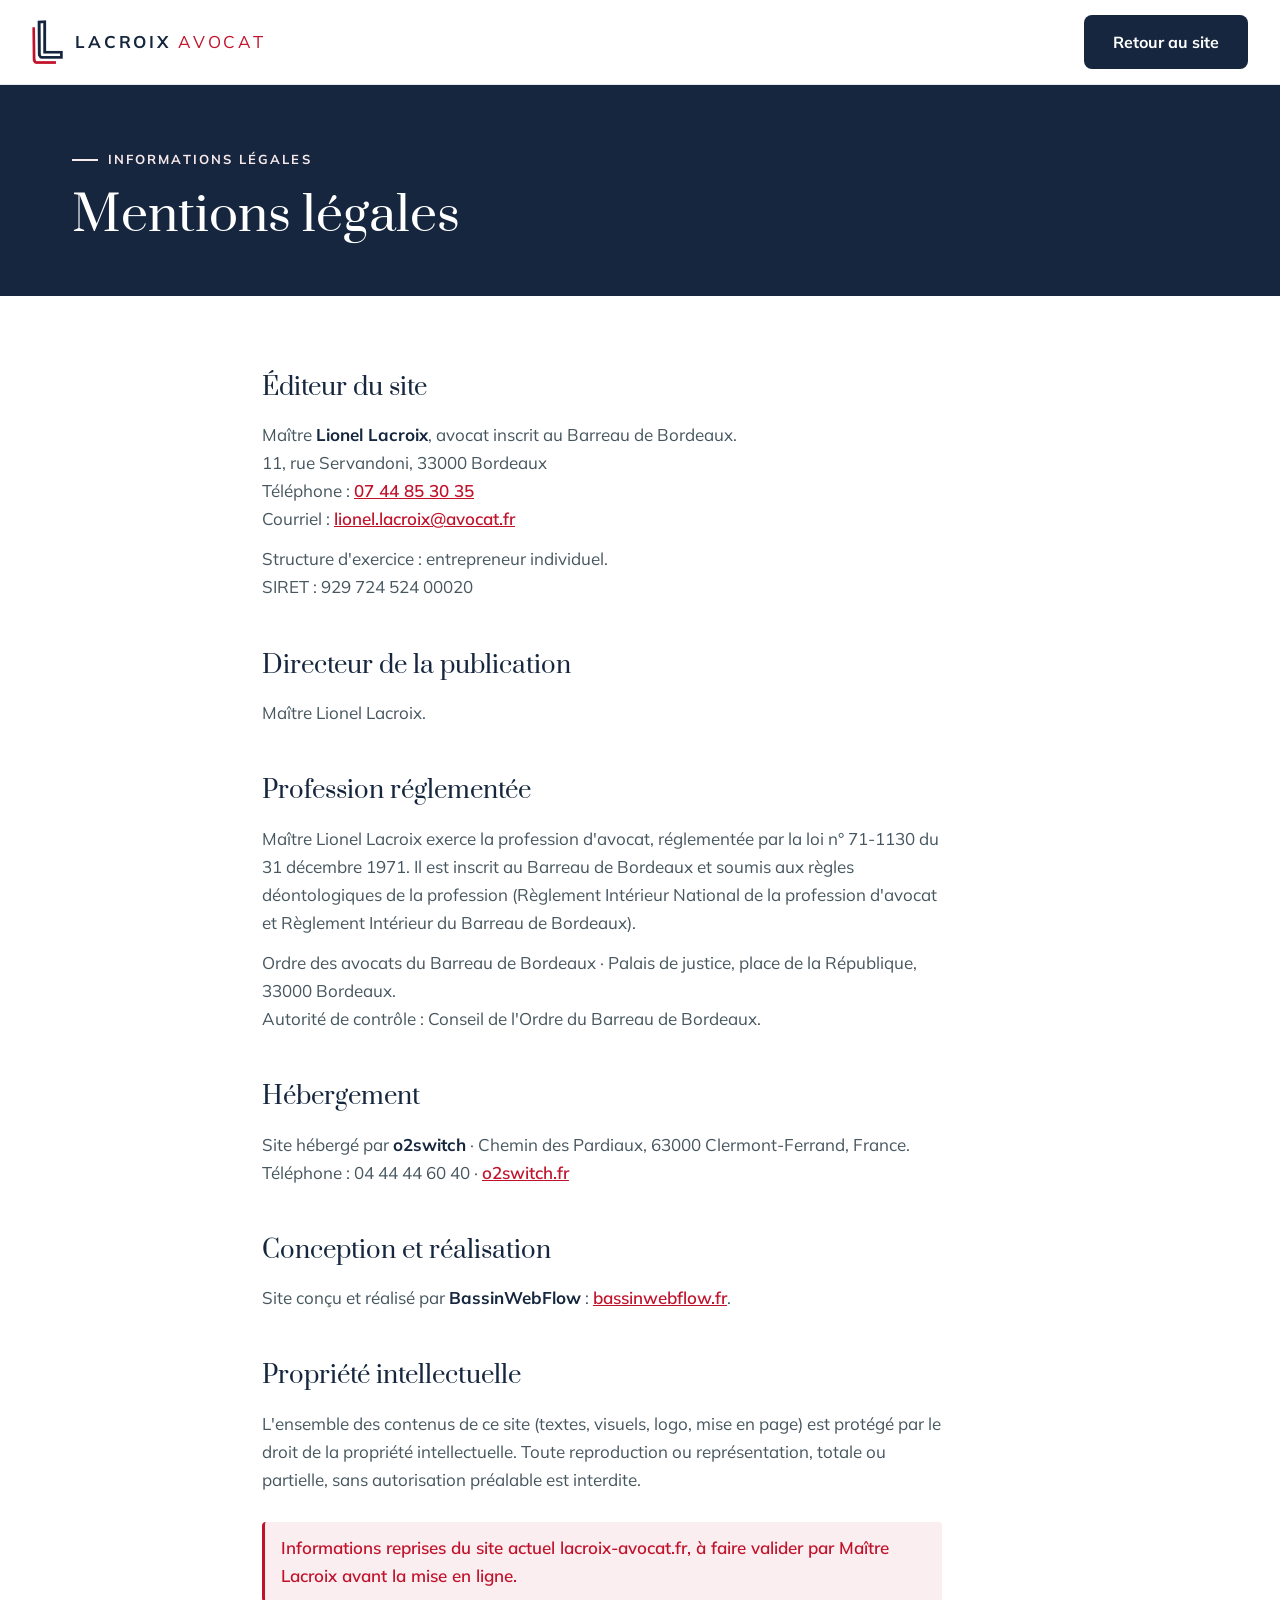
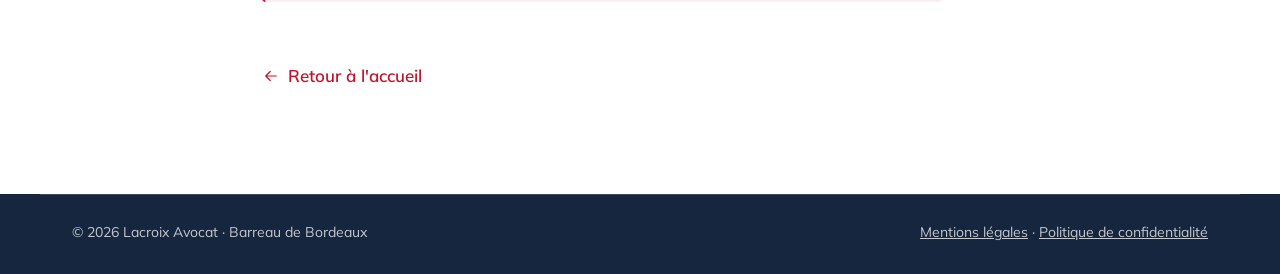
<file: mentions-legales.html>
﻿<!DOCTYPE html>
<html lang="fr">
<head>
<meta charset="UTF-8">
<meta name="viewport" content="width=device-width, initial-scale=1.0">
<title>Mentions légales · Lacroix Avocat</title>
<meta name="description" content="Mentions légales du cabinet de Maître Lionel Lacroix, avocat en droit social au Barreau de Bordeaux.">
<meta name="robots" content="noindex, nofollow">
<link rel="icon" type="image/png" href="img/logo-mark.png">
<link rel="preload" href="fonts/prata-v22-latin-regular.woff2" as="font" type="font/woff2" crossorigin>
<link rel="preload" href="fonts/mulish-v18-latin_latin-ext-regular.woff2" as="font" type="font/woff2" crossorigin>
<link rel="stylesheet" href="css/style.css">
<link rel="stylesheet" href="css/responsive.css">
</head>
<body>

<a class="skip-link" href="#contenu">Aller au contenu</a>

<header class="site-header">
  <div class="conteneur header-inner">
    <a class="marque" href="index.html" aria-label="Lacroix Avocat, accueil">
      <img src="img/logo-mark.png" alt="" width="396" height="554" class="marque-mark">
      <span class="marque-texte">LACROIX <span>AVOCAT</span></span>
    </a>
    <div class="header-actions">
      <a class="btn btn-marine" href="index.html">Retour au site</a>
    </div>
  </div>
</header>

<main id="contenu">

<section class="legal-hero">
  <div class="conteneur">
    <p class="label">Informations légales</p>
    <h1>Mentions légales</h1>
  </div>
</section>

<section class="legal-corps">
  <div class="conteneur">

    <h2>Éditeur du site</h2>
    <p>
      Maître <strong>Lionel Lacroix</strong>, avocat inscrit au Barreau de Bordeaux.<br>
      11, rue Servandoni, 33000 Bordeaux<br>
      Téléphone : <a href="tel:+33744853035">07 44 85 30 35</a><br>
      Courriel : <a href="mailto:lionel.lacroix@avocat.fr">lionel.lacroix@avocat.fr</a>
    </p>
    <p>
      Structure d'exercice : entrepreneur individuel.<br>
      SIRET : 929&nbsp;724&nbsp;524&nbsp;00020
    </p>

    <h2>Directeur de la publication</h2>
    <p>Maître Lionel Lacroix.</p>

    <h2>Profession réglementée</h2>
    <p>
      Maître Lionel Lacroix exerce la profession d'avocat, réglementée par la loi n° 71-1130 du 31 décembre 1971.
      Il est inscrit au Barreau de Bordeaux et soumis aux règles déontologiques de la profession
      (Règlement Intérieur National de la profession d'avocat et Règlement Intérieur du Barreau de Bordeaux).
    </p>
    <p>
      Ordre des avocats du Barreau de Bordeaux · Palais de justice, place de la République, 33000 Bordeaux.<br>
      Autorité de contrôle : Conseil de l'Ordre du Barreau de Bordeaux.
    </p>

    <h2>Hébergement</h2>
    <p>
      Site hébergé par <strong>o2switch</strong> · Chemin des Pardiaux, 63000 Clermont-Ferrand, France.<br>
      Téléphone : 04 44 44 60 40 · <a href="https://www.o2switch.fr" target="_blank" rel="noopener">o2switch.fr</a>
    </p>

    <h2>Conception et réalisation</h2>
    <p>
      Site conçu et réalisé par <strong>BassinWebFlow</strong> :
      <a href="https://bassinwebflow.fr" target="_blank" rel="noopener">bassinwebflow.fr</a>.
    </p>

    <h2>Propriété intellectuelle</h2>
    <p>
      L'ensemble des contenus de ce site (textes, visuels, logo, mise en page) est protégé par le droit
      de la propriété intellectuelle. Toute reproduction ou représentation, totale ou partielle, sans
      autorisation préalable est interdite.
    </p>

    <p class="legal-todo" style="display:block;margin-top:28px;padding:12px 16px;">
      Informations reprises du site actuel lacroix-avocat.fr, à faire valider par Maître Lacroix avant la mise en ligne.
    </p>

    <a class="legal-retour" href="index.html">
      <svg viewBox="0 0 24 24" width="18" height="18" fill="none" stroke="currentColor" stroke-width="1.6" stroke-linecap="round" stroke-linejoin="round" aria-hidden="true"><path d="M19 12H5M11 6l-6 6 6 6"/></svg>
      Retour à l'accueil
    </a>

  </div>
</section>

</main>

<footer class="site-pied">
  <div class="conteneur pied-bas">
    <p>© 2026 Lacroix Avocat · Barreau de Bordeaux</p>
    <p><a href="mentions-legales.html">Mentions légales</a> · <a href="confidentialite.html">Politique de confidentialité</a></p>
  </div>
</footer>

</body>
</html>
</file>
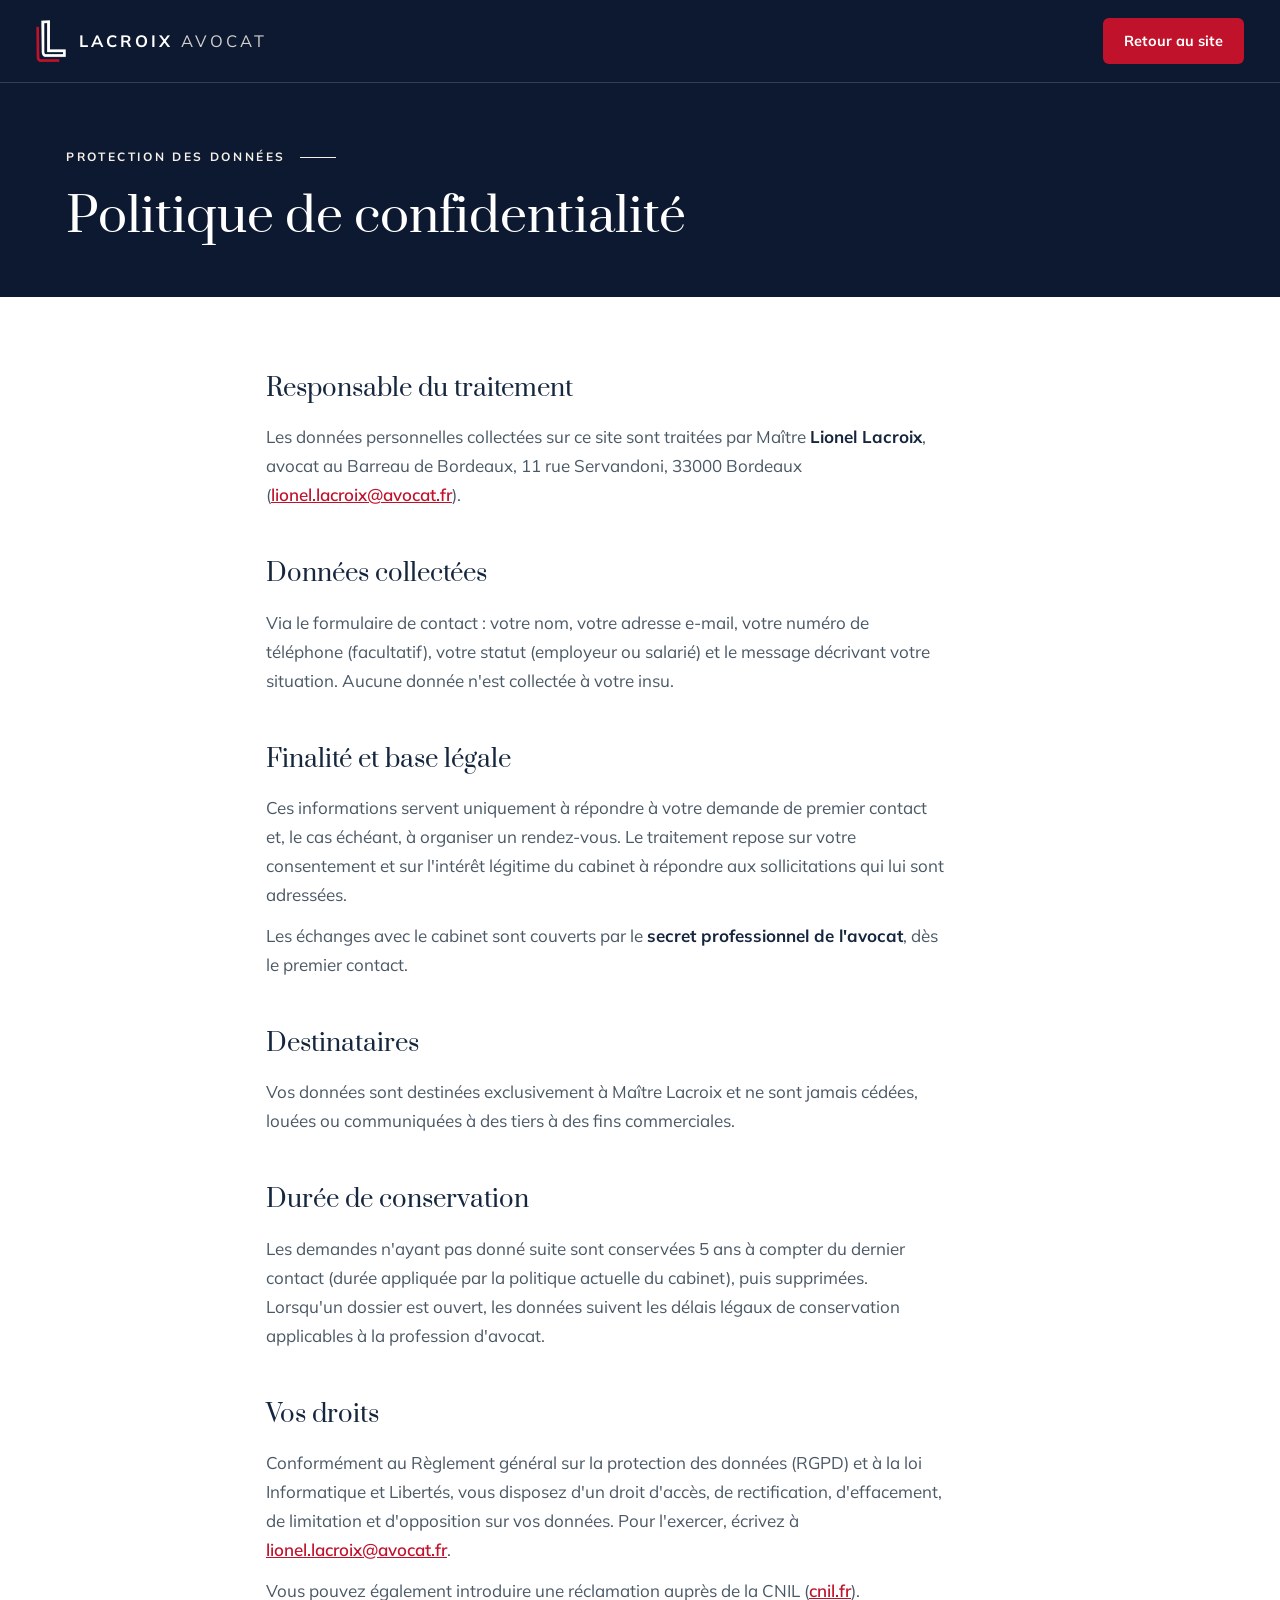
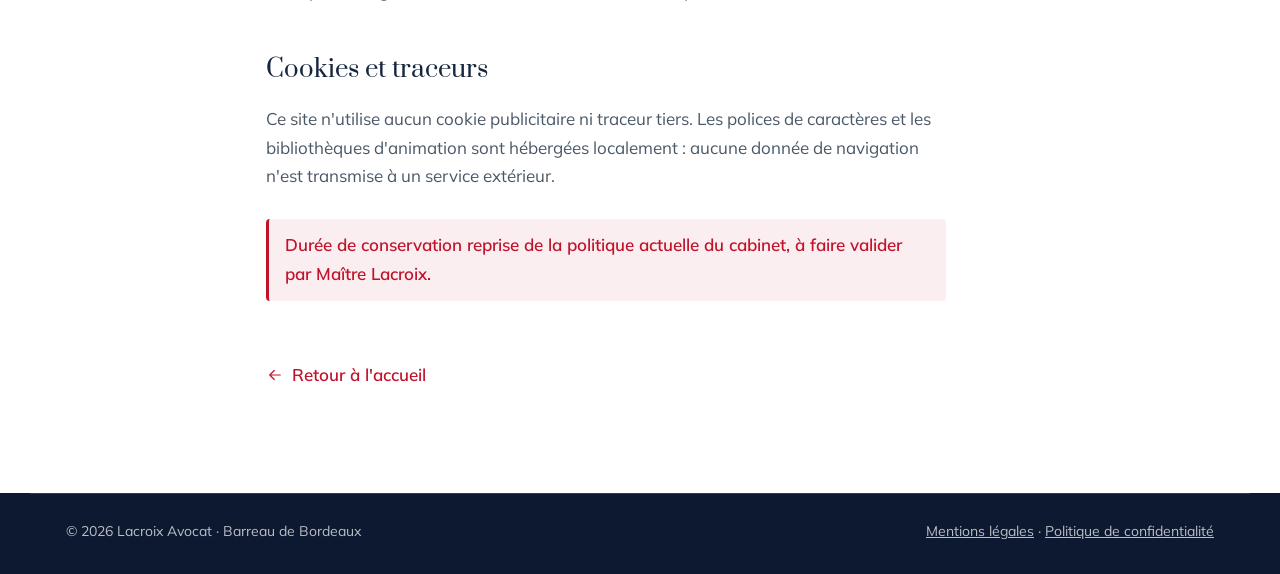
<file: v2/confidentialite.html>
﻿<!DOCTYPE html>
<html lang="fr">
<head>
<meta charset="UTF-8">
<meta name="viewport" content="width=device-width, initial-scale=1.0">
<title>Politique de confidentialité · Lacroix Avocat</title>
<meta name="description" content="Politique de confidentialité et protection des données personnelles du cabinet de Maître Lionel Lacroix, avocat à Bordeaux.">
<meta name="robots" content="noindex, nofollow">
<link rel="icon" type="image/png" href="img/logo-mark.png">
<link rel="preload" href="fonts/prata-v22-latin-regular.woff2" as="font" type="font/woff2" crossorigin>
<link rel="preload" href="fonts/mulish-v18-latin_latin-ext-regular.woff2" as="font" type="font/woff2" crossorigin>
<link rel="stylesheet" href="css/style.css">
<link rel="stylesheet" href="css/responsive.css">
</head>
<body>

<a class="skip-link" href="#contenu">Aller au contenu</a>

<header class="site-header">
  <div class="conteneur header-inner">
    <a class="marque" href="index.html" aria-label="Lacroix Avocat, accueil">
      <img src="img/logo-mark-blanc.png" alt="" width="396" height="554" class="marque-mark">
      <span class="marque-texte">LACROIX <span>AVOCAT</span></span>
    </a>
    <div class="header-actions">
      <a class="btn btn-rouge" href="index.html">Retour au site</a>
    </div>
  </div>
</header>

<main id="contenu">

<section class="legal-hero">
  <div class="conteneur">
    <p class="label">Protection des données</p>
    <h1>Politique de confidentialité</h1>
  </div>
</section>

<section class="legal-corps">
  <div class="conteneur">

    <h2>Responsable du traitement</h2>
    <p>
      Les données personnelles collectées sur ce site sont traitées par Maître <strong>Lionel Lacroix</strong>,
      avocat au Barreau de Bordeaux, 11 rue Servandoni, 33000 Bordeaux
      (<a href="mailto:lionel.lacroix@avocat.fr">lionel.lacroix@avocat.fr</a>).
    </p>

    <h2>Données collectées</h2>
    <p>
      Via le formulaire de contact : votre nom, votre adresse e-mail, votre numéro de téléphone (facultatif),
      votre statut (employeur ou salarié) et le message décrivant votre situation. Aucune donnée n'est collectée
      à votre insu.
    </p>

    <h2>Finalité et base légale</h2>
    <p>
      Ces informations servent uniquement à répondre à votre demande de premier contact et, le cas échéant, à
      organiser un rendez-vous. Le traitement repose sur votre consentement et sur l'intérêt légitime du cabinet
      à répondre aux sollicitations qui lui sont adressées.
    </p>
    <p>
      Les échanges avec le cabinet sont couverts par le <strong>secret professionnel de l'avocat</strong>,
      dès le premier contact.
    </p>

    <h2>Destinataires</h2>
    <p>
      Vos données sont destinées exclusivement à Maître Lacroix et ne sont jamais cédées, louées ou communiquées
      à des tiers à des fins commerciales.
    </p>

    <h2>Durée de conservation</h2>
    <p>
      Les demandes n'ayant pas donné suite sont conservées 5 ans à compter du dernier contact (durée appliquée par la politique actuelle du cabinet),
      puis supprimées. Lorsqu'un dossier est ouvert, les données suivent les délais légaux de conservation applicables
      à la profession d'avocat.
    </p>

    <h2>Vos droits</h2>
    <p>
      Conformément au Règlement général sur la protection des données (RGPD) et à la loi Informatique et Libertés,
      vous disposez d'un droit d'accès, de rectification, d'effacement, de limitation et d'opposition sur vos
      données. Pour l'exercer, écrivez à <a href="mailto:lionel.lacroix@avocat.fr">lionel.lacroix@avocat.fr</a>.
    </p>
    <p>
      Vous pouvez également introduire une réclamation auprès de la CNIL
      (<a href="https://www.cnil.fr" target="_blank" rel="noopener">cnil.fr</a>).
    </p>

    <h2>Cookies et traceurs</h2>
    <p>
      Ce site n'utilise aucun cookie publicitaire ni traceur tiers. Les polices de caractères et les
      bibliothèques d'animation sont hébergées localement : aucune donnée de navigation n'est transmise à
      un service extérieur.
    </p>

    <p class="legal-todo" style="display:block;margin-top:28px;padding:12px 16px;">
      Durée de conservation reprise de la politique actuelle du cabinet, à faire valider par Maître Lacroix.
    </p>

    <a class="legal-retour" href="index.html">
      <svg viewBox="0 0 24 24" width="18" height="18" fill="none" stroke="currentColor" stroke-width="1.6" stroke-linecap="round" stroke-linejoin="round" aria-hidden="true"><path d="M19 12H5M11 6l-6 6 6 6"/></svg>
      Retour à l'accueil
    </a>

  </div>
</section>

</main>

<footer class="site-pied">
  <div class="conteneur pied-bas">
    <p>© 2026 Lacroix Avocat · Barreau de Bordeaux</p>
    <p><a href="mentions-legales.html">Mentions légales</a> · <a href="confidentialite.html">Politique de confidentialité</a></p>
  </div>
</footer>

</body>
</html>
</file>
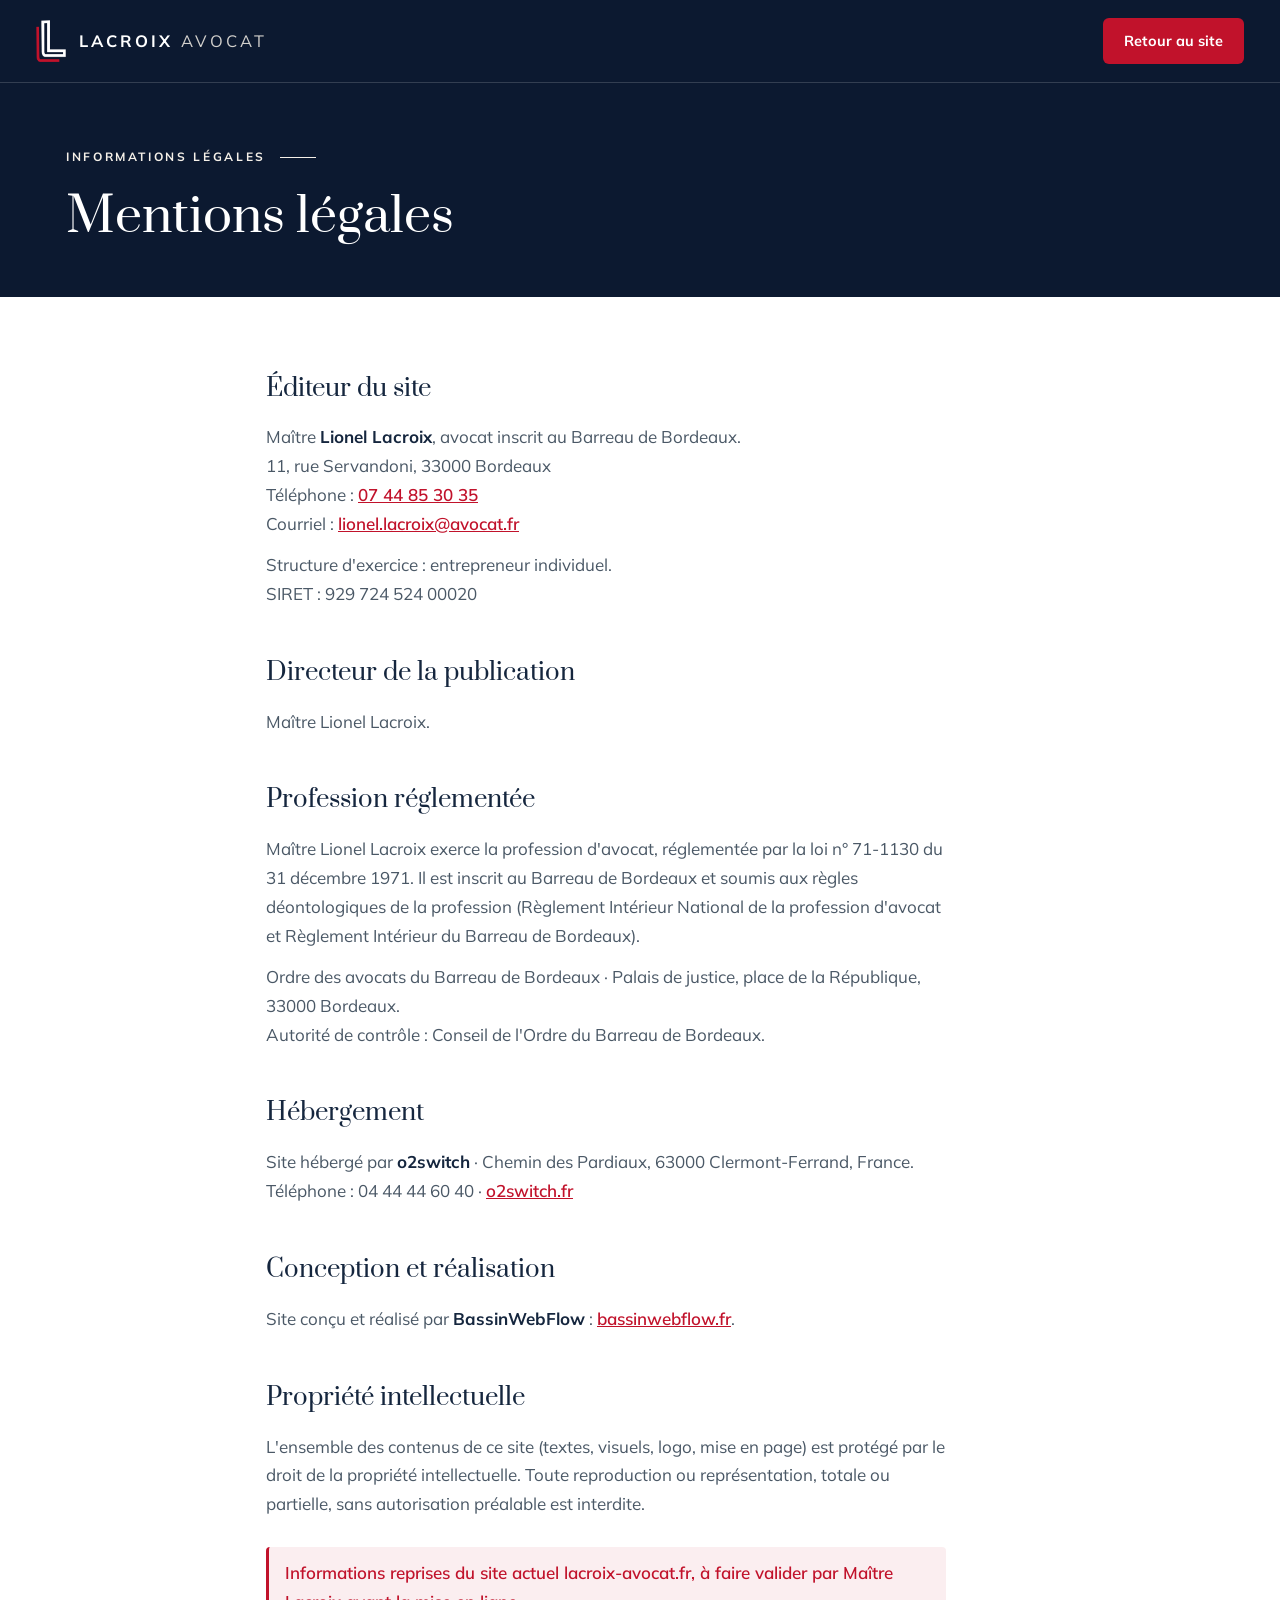
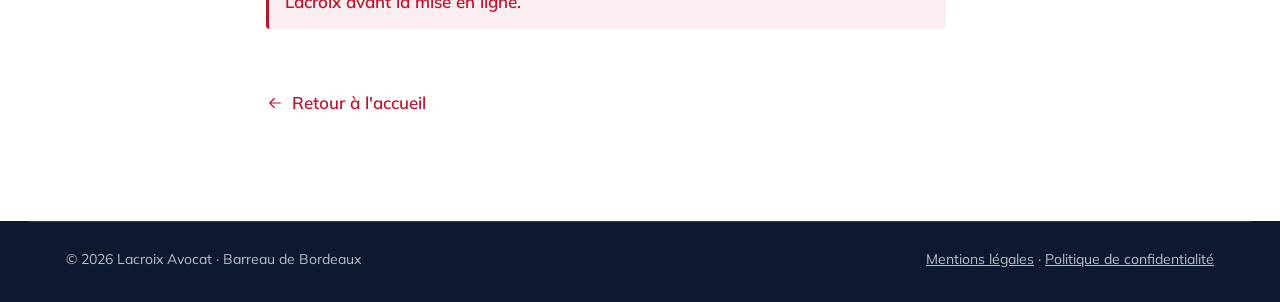
<file: v2/mentions-legales.html>
﻿<!DOCTYPE html>
<html lang="fr">
<head>
<meta charset="UTF-8">
<meta name="viewport" content="width=device-width, initial-scale=1.0">
<title>Mentions légales · Lacroix Avocat</title>
<meta name="description" content="Mentions légales du cabinet de Maître Lionel Lacroix, avocat en droit social au Barreau de Bordeaux.">
<meta name="robots" content="noindex, nofollow">
<link rel="icon" type="image/png" href="img/logo-mark.png">
<link rel="preload" href="fonts/prata-v22-latin-regular.woff2" as="font" type="font/woff2" crossorigin>
<link rel="preload" href="fonts/mulish-v18-latin_latin-ext-regular.woff2" as="font" type="font/woff2" crossorigin>
<link rel="stylesheet" href="css/style.css">
<link rel="stylesheet" href="css/responsive.css">
</head>
<body>

<a class="skip-link" href="#contenu">Aller au contenu</a>

<header class="site-header">
  <div class="conteneur header-inner">
    <a class="marque" href="index.html" aria-label="Lacroix Avocat, accueil">
      <img src="img/logo-mark-blanc.png" alt="" width="396" height="554" class="marque-mark">
      <span class="marque-texte">LACROIX <span>AVOCAT</span></span>
    </a>
    <div class="header-actions">
      <a class="btn btn-rouge" href="index.html">Retour au site</a>
    </div>
  </div>
</header>

<main id="contenu">

<section class="legal-hero">
  <div class="conteneur">
    <p class="label">Informations légales</p>
    <h1>Mentions légales</h1>
  </div>
</section>

<section class="legal-corps">
  <div class="conteneur">

    <h2>Éditeur du site</h2>
    <p>
      Maître <strong>Lionel Lacroix</strong>, avocat inscrit au Barreau de Bordeaux.<br>
      11, rue Servandoni, 33000 Bordeaux<br>
      Téléphone : <a href="tel:+33744853035">07 44 85 30 35</a><br>
      Courriel : <a href="mailto:lionel.lacroix@avocat.fr">lionel.lacroix@avocat.fr</a>
    </p>
    <p>
      Structure d'exercice : entrepreneur individuel.<br>
      SIRET : 929&nbsp;724&nbsp;524&nbsp;00020
    </p>

    <h2>Directeur de la publication</h2>
    <p>Maître Lionel Lacroix.</p>

    <h2>Profession réglementée</h2>
    <p>
      Maître Lionel Lacroix exerce la profession d'avocat, réglementée par la loi n° 71-1130 du 31 décembre 1971.
      Il est inscrit au Barreau de Bordeaux et soumis aux règles déontologiques de la profession
      (Règlement Intérieur National de la profession d'avocat et Règlement Intérieur du Barreau de Bordeaux).
    </p>
    <p>
      Ordre des avocats du Barreau de Bordeaux · Palais de justice, place de la République, 33000 Bordeaux.<br>
      Autorité de contrôle : Conseil de l'Ordre du Barreau de Bordeaux.
    </p>

    <h2>Hébergement</h2>
    <p>
      Site hébergé par <strong>o2switch</strong> · Chemin des Pardiaux, 63000 Clermont-Ferrand, France.<br>
      Téléphone : 04 44 44 60 40 · <a href="https://www.o2switch.fr" target="_blank" rel="noopener">o2switch.fr</a>
    </p>

    <h2>Conception et réalisation</h2>
    <p>
      Site conçu et réalisé par <strong>BassinWebFlow</strong> :
      <a href="https://bassinwebflow.fr" target="_blank" rel="noopener">bassinwebflow.fr</a>.
    </p>

    <h2>Propriété intellectuelle</h2>
    <p>
      L'ensemble des contenus de ce site (textes, visuels, logo, mise en page) est protégé par le droit
      de la propriété intellectuelle. Toute reproduction ou représentation, totale ou partielle, sans
      autorisation préalable est interdite.
    </p>

    <p class="legal-todo" style="display:block;margin-top:28px;padding:12px 16px;">
      Informations reprises du site actuel lacroix-avocat.fr, à faire valider par Maître Lacroix avant la mise en ligne.
    </p>

    <a class="legal-retour" href="index.html">
      <svg viewBox="0 0 24 24" width="18" height="18" fill="none" stroke="currentColor" stroke-width="1.6" stroke-linecap="round" stroke-linejoin="round" aria-hidden="true"><path d="M19 12H5M11 6l-6 6 6 6"/></svg>
      Retour à l'accueil
    </a>

  </div>
</section>

</main>

<footer class="site-pied">
  <div class="conteneur pied-bas">
    <p>© 2026 Lacroix Avocat · Barreau de Bordeaux</p>
    <p><a href="mentions-legales.html">Mentions légales</a> · <a href="confidentialite.html">Politique de confidentialité</a></p>
  </div>
</footer>

</body>
</html>
</file>
<file: css/style.css>
/* ============================================================
   LACROIX AVOCAT · maquette one page
   DA cahier des charges : Blanc · Rouge bordeaux · Bleu marine
   Univers chic, sobre et premium. Titres Prata, texte Mulish.
   ============================================================ */

/* ---------- Polices auto-hébergées ---------- */
@font-face {
  font-family: 'Prata';
  src: url('../fonts/prata-v22-latin-regular.woff2') format('woff2');
  font-weight: 400;
  font-style: normal;
  font-display: swap;
}
@font-face {
  font-family: 'Mulish';
  src: url('../fonts/mulish-v18-latin_latin-ext-regular.woff2') format('woff2');
  font-weight: 400;
  font-style: normal;
  font-display: swap;
}
@font-face {
  font-family: 'Mulish';
  src: url('../fonts/mulish-v18-latin_latin-ext-600.woff2') format('woff2');
  font-weight: 600;
  font-style: normal;
  font-display: swap;
}
@font-face {
  font-family: 'Mulish';
  src: url('../fonts/mulish-v18-latin_latin-ext-700.woff2') format('woff2');
  font-weight: 700;
  font-style: normal;
  font-display: swap;
}

/* ---------- Variables ---------- */
:root {
  --marine: #15263E;
  --marine-clair: #24405F;
  --bordeaux: #C1122B;        /* rouge bordeaux vif (réf client) */
  --bordeaux-fonce: #9C0F22;
  --bordeaux-voile: rgba(193, 18, 43, 0.07);
  --creme: #F8E9EB;           /* texte doux sur fond rouge */
  --encre: #2C3D49;
  --texte: #46565F;
  --fond: #FAFAFA;
  --blanc: #FFFFFF;
  --ligne: #E4E9EC;
  --ligne-sombre: rgba(255, 255, 255, 0.16);
  --titre: 'Prata', Georgia, serif;
  --corps: 'Mulish', Helvetica, Arial, sans-serif;
  --rayon: 14px;
  --rayon-petit: 8px;
  --rayon-grand: 34px;
  --largeur: 1200px;
  --header-h: 84px;
}

/* ---------- Base ---------- */
*, *::before, *::after { box-sizing: border-box; margin: 0; padding: 0; }

html { scroll-behavior: smooth; }

body {
  font-family: var(--corps);
  font-size: 1.0625rem;
  line-height: 1.65;
  color: var(--texte);
  background: var(--blanc);
  -webkit-font-smoothing: antialiased;
}

img { max-width: 100%; height: auto; display: block; }

::selection { background: var(--bordeaux); color: var(--blanc); }

a { color: inherit; }

h1, h2, h3 { font-family: var(--titre); font-weight: 400; color: var(--marine); }

.conteneur {
  max-width: var(--largeur);
  margin: 0 auto;
  padding: 0 32px;
}

section[id], div[id] { scroll-margin-top: calc(var(--header-h) + 16px); }

/* Révélations GSAP */
.js [data-reveal] { opacity: 0; }
.js.gsap-pret [data-reveal] { opacity: 1; }

/* ---------- Accessibilité ---------- */
.skip-link {
  position: absolute;
  left: -9999px;
  top: 0;
  background: var(--marine);
  color: var(--blanc);
  padding: 12px 20px;
  z-index: 200;
  border-radius: 0 0 var(--rayon-petit) 0;
}
.skip-link:focus { left: 0; }

:focus-visible {
  outline: 3px solid var(--bordeaux);
  outline-offset: 2px;
  border-radius: 3px;
}
/* Anneau clair sur les fonds sombres (bordeaux / marine) */
.section-bordeaux :focus-visible,
.cta-bande :focus-visible,
.honoraires-carte :focus-visible,
.contact-formulaire :focus-visible,
.site-pied :focus-visible {
  outline-color: var(--blanc);
}

/* ---------- Labels de section ---------- */
.label {
  display: flex;
  align-items: center;
  gap: 10px;
  font-size: 0.8125rem;
  font-weight: 700;
  letter-spacing: 0.16em;
  text-transform: uppercase;
  color: var(--bordeaux);
  margin-bottom: 18px;
}
.label::before {
  content: '';
  width: 26px;
  height: 2px;
  background: var(--bordeaux);
  flex: none;
}
.label-centre { justify-content: center; }
.label-clair { color: var(--creme); }
.label-clair::before { background: var(--creme); }

/* ---------- Titres ---------- */
.titre-xl {
  font-size: clamp(1.9rem, 3.4vw, 2.9rem);
  line-height: 1.2;
  max-width: 21em;
  margin-bottom: 28px;
}
.section-intro {
  max-width: 44em;
  margin-bottom: 48px;
  font-size: 1.125rem;
}

/* ---------- Boutons ---------- */
.btn {
  display: inline-flex;
  align-items: center;
  justify-content: center;
  gap: 10px;
  min-height: 52px;
  padding: 13px 28px;
  border: 1.5px solid transparent;
  border-radius: var(--rayon-petit);
  font-family: var(--corps);
  font-size: 1rem;
  font-weight: 700;
  text-decoration: none;
  text-align: center;
  white-space: nowrap;
  cursor: pointer;
  transition: background-color 0.25s ease, color 0.25s ease, border-color 0.25s ease, transform 0.25s ease;
}
.btn:hover { transform: translateY(-2px); }
.btn svg { width: 18px; height: 18px; flex: none; }

.btn-bordeaux { background: var(--bordeaux); color: var(--blanc); }
.btn-bordeaux:hover { background: var(--bordeaux-fonce); }

.btn-marine { background: var(--marine); color: var(--blanc); }
.btn-marine:hover { background: var(--marine-clair); }

.btn-outline-marine {
  background: transparent;
  color: var(--marine);
  border-color: var(--marine);
}
.btn-outline-marine:hover { background: var(--marine); color: var(--blanc); }

.btn-blanc { background: var(--blanc); color: var(--bordeaux); }
.btn-blanc:hover { background: var(--creme); }

.btn-outline-blanc {
  background: transparent;
  color: var(--blanc);
  border-color: rgba(255, 255, 255, 0.55);
}
.btn-outline-blanc:hover { border-color: var(--blanc); background: rgba(255, 255, 255, 0.12); }

.btn-large { width: 100%; }

.lien-fleche {
  display: inline-flex;
  align-items: center;
  gap: 8px;
  min-height: 44px;
  font-weight: 700;
  color: var(--bordeaux);
  text-decoration: none;
  font-size: 0.9375rem;
}
.lien-fleche svg { width: 18px; height: 18px; transition: transform 0.25s ease; }
.lien-fleche:hover svg { transform: translateX(5px); }

/* ============================================================
   HEADER
   ============================================================ */
.site-header {
  position: sticky;
  top: 0;
  z-index: 100;
  background: var(--blanc);
  border-bottom: 1px solid var(--ligne);
  transition: box-shadow 0.3s ease;
}
.site-header.est-scrolle { box-shadow: 0 6px 24px rgba(21, 38, 62, 0.08); }

.header-inner {
  display: flex;
  align-items: center;
  justify-content: space-between;
  gap: 20px;
  height: var(--header-h);
  max-width: 1440px;
}

.marque {
  display: flex;
  align-items: center;
  gap: 12px;
  text-decoration: none;
  flex: none;
}
.marque-mark { width: auto; height: 44px; }
.marque-texte {
  font-size: 1.0625rem;
  font-weight: 700;
  letter-spacing: 0.16em;
  color: var(--marine);
  white-space: nowrap;
}
.marque-texte span { color: var(--bordeaux); font-weight: 400; }

.nav-principale { display: flex; gap: 2px; }
.nav-principale a {
  display: inline-flex;
  align-items: center;
  min-height: 44px;
  padding: 8px 11px;
  font-size: 0.9063rem;
  font-weight: 600;
  color: var(--encre);
  text-decoration: none;
  white-space: nowrap;
  border-radius: var(--rayon-petit);
  transition: color 0.2s ease, background-color 0.2s ease;
}
.nav-principale a:hover { color: var(--bordeaux); background: var(--bordeaux-voile); }

.header-actions { display: flex; align-items: center; gap: 12px; flex: none; }
.header-cta-duo { display: flex; align-items: center; gap: 10px; }
.header-cta-duo .btn { min-height: 46px; padding: 10px 18px; font-size: 0.9063rem; }
.header-cta-offert { line-height: 1.2; }

.burger {
  display: none;
  flex-direction: column;
  justify-content: center;
  gap: 5px;
  width: 46px;
  height: 46px;
  padding: 11px;
  background: none;
  border: 1px solid var(--ligne);
  border-radius: var(--rayon-petit);
  cursor: pointer;
}
.burger span {
  display: block;
  height: 2px;
  width: 100%;
  background: var(--marine);
  border-radius: 2px;
  transition: transform 0.3s ease, opacity 0.3s ease;
}
.burger.est-ouvert span:nth-child(1) { transform: translateY(7px) rotate(45deg); }
.burger.est-ouvert span:nth-child(2) { opacity: 0; }
.burger.est-ouvert span:nth-child(3) { transform: translateY(-7px) rotate(-45deg); }

/* ---------- Menu mobile ---------- */
.menu-mobile {
  position: fixed;
  inset: var(--header-h) 0 auto 0;
  z-index: 99;
  background: var(--blanc);
  border-bottom: 1px solid var(--ligne);
  padding: 10px 32px 22px;
  box-shadow: 0 18px 40px rgba(21, 38, 62, 0.14);
}
.menu-mobile nav { display: flex; flex-direction: column; }
.menu-mobile nav a {
  display: flex;
  align-items: center;
  min-height: 46px;
  font-size: 1.0625rem;
  font-weight: 600;
  color: var(--marine);
  text-decoration: none;
  border-bottom: 1px solid var(--ligne);
}
.menu-mobile nav a:last-child { border-bottom: none; }
.menu-mobile-pied {
  display: flex;
  flex-direction: column;
  gap: 10px;
  margin-top: 14px;
}

/* ============================================================
   HERO — première moitié, fond blanc, titre central bordeaux
   ============================================================ */
.hero {
  background: var(--blanc);
  text-align: center;
  padding: clamp(56px, 8vw, 96px) 0 clamp(48px, 7vw, 84px);
  position: relative;
  overflow: hidden;
}
.hero-inner { position: relative; z-index: 1; }
.hero .label { justify-content: center; }

.hero h1 {
  color: var(--bordeaux);
  font-size: clamp(2.1rem, 5.4vw, 4.6rem);
  line-height: 1.1;
  letter-spacing: 0.01em;
  text-transform: uppercase;
  margin: 0 auto 24px;
  max-width: 18em;
}
.hero-accroche {
  font-size: 1.125rem;
  line-height: 1.6;
  color: var(--texte);
  max-width: 34em;
  margin: 0 auto 40px;
}
.hero-cta {
  display: flex;
  flex-wrap: wrap;
  gap: 14px;
  justify-content: center;
}

/* Segment de 2 boutons accolés (réf client) */
.hero-segment {
  display: inline-flex;
  border: 1.5px solid var(--bordeaux);
  border-radius: var(--rayon-petit);
  overflow: hidden;
}
.segment-btn {
  display: inline-flex;
  align-items: center;
  justify-content: center;
  min-height: 56px;
  padding: 14px 34px;
  font-family: var(--corps);
  font-size: 1rem;
  font-weight: 700;
  text-decoration: none;
  white-space: nowrap;
  color: var(--marine);
  background: var(--blanc);
  transition: background-color 0.25s ease, color 0.25s ease;
}
.segment-btn + .segment-btn { border-left: 1.5px solid var(--bordeaux); }
.segment-btn:hover { background: var(--bordeaux-voile); }
.segment-btn-plein { background: var(--bordeaux); color: var(--blanc); }
.segment-btn-plein:hover { background: var(--bordeaux-fonce); color: var(--blanc); }

/* Bandeau de réassurance sous le hero */
.credentials {
  background: var(--fond);
  border-top: 1px solid var(--ligne);
  border-bottom: 1px solid var(--ligne);
}
.credentials-liste {
  display: flex;
  flex-wrap: wrap;
  align-items: center;
  justify-content: center;
  gap: 14px 40px;
  padding-top: 22px;
  padding-bottom: 22px;
}
.credentials-liste span {
  font-size: 0.8125rem;
  font-weight: 700;
  letter-spacing: 0.1em;
  text-transform: uppercase;
  color: var(--encre);
}

/* ============================================================
   SECTIONS COMMUNES
   ============================================================ */
.section { padding: clamp(64px, 9vw, 108px) 0; }
.section-fond { background: var(--fond); }
.section-centre { text-align: center; }
.section-centre .titre-xl,
.section-centre .section-intro { margin-left: auto; margin-right: auto; }
.section-centre .label { justify-content: center; }

.section-entete {
  display: flex;
  align-items: flex-end;
  justify-content: space-between;
  gap: 24px;
}

/* ============================================================
   SECONDE MOITIÉ — fond bordeaux + encadré blanc + 3 cartes
   ============================================================ */
.section-bordeaux {
  background: var(--bordeaux);
  color: var(--creme);
  padding: clamp(64px, 9vw, 112px) 0;
}
.section-bordeaux .titre-xl { color: var(--blanc); }

.encadre-blanc {
  background: var(--blanc);
  color: var(--texte);
  border-radius: var(--rayon-grand);
  padding: clamp(32px, 4vw, 64px);
  box-shadow: 0 30px 70px rgba(0, 0, 0, 0.22);
}
.encadre-entete { text-align: center; margin-bottom: 44px; }
.encadre-blanc .titre-xl { color: var(--marine); margin-bottom: 14px; }
.encadre-entete p { max-width: 40em; margin: 0 auto; color: var(--texte); }

.cartes-offres {
  display: grid;
  grid-template-columns: repeat(3, 1fr);
  gap: 0;
}
.carte-offre {
  padding: 12px 36px;
  border-left: 1px solid var(--ligne);
  display: flex;
  flex-direction: column;
  align-items: flex-start;
}
.carte-offre:first-child { border-left: none; padding-left: 0; }
.carte-offre:last-child { padding-right: 0; }
.carte-offre h3 {
  font-family: var(--corps);
  font-weight: 700;
  color: var(--marine);
  font-size: 1.5rem;
  margin-bottom: 16px;
}
.carte-offre p { font-size: 1rem; flex: 1; margin-bottom: 20px; }

.lien-offre {
  display: inline-flex;
  align-items: center;
  gap: 10px;
  min-height: 44px;
  font-weight: 700;
  font-size: 1rem;
  color: var(--marine);
  text-decoration: none;
}
.lien-offre svg { width: 20px; height: 20px; flex: none; transition: transform 0.25s ease; }
.lien-offre:hover { color: var(--bordeaux); }
.lien-offre:hover svg { transform: translateX(4px); }

/* ============================================================
   CABINET (bio + portrait)
   ============================================================ */
.cabinet-grille {
  display: grid;
  grid-template-columns: 0.9fr 1.1fr;
  gap: 64px;
  align-items: center;
}
.cabinet-portrait { position: relative; display: flex; }
.cabinet-portrait::before {
  content: '';
  position: absolute;
  inset: 6% -5% 0 5%;
  background: var(--bordeaux-voile);
  border-radius: var(--rayon-grand);
  z-index: 0;
}
.cabinet-portrait img {
  position: relative;
  z-index: 1;
  width: 100%;
  display: block;
}
.cabinet-portrait .cabinet-badge {
  position: absolute;
  left: -12px;
  bottom: 24px;
  z-index: 2;
  background: var(--blanc);
  color: var(--marine);
  border-radius: var(--rayon-petit);
  padding: 14px 20px;
  box-shadow: 0 14px 34px rgba(0, 0, 0, 0.16);
  display: flex;
  flex-direction: column;
  gap: 2px;
}
.cabinet-badge strong { font-family: var(--titre); font-weight: 400; font-size: 1.0625rem; }
.cabinet-badge span { font-size: 0.8125rem; color: var(--texte); }

.cabinet-bio p { margin-bottom: 20px; }
.citation {
  font-family: var(--titre);
  font-size: 1.375rem;
  line-height: 1.45;
  color: var(--bordeaux);
  border-left: 3px solid var(--bordeaux);
  padding: 6px 0 6px 24px;
  margin: 28px 0;
}

.qualites {
  display: grid;
  grid-template-columns: repeat(auto-fit, minmax(150px, 1fr));
  gap: 18px 28px;
  margin-top: 44px;
  list-style: none;
}
.qualites li {
  border-top: 2px solid var(--bordeaux);
  padding-top: 12px;
}
.qualites h3 { font-size: 1.1875rem; margin-bottom: 4px; }
.qualites p { font-size: 0.9375rem; }

/* ============================================================
   OFFRES DÉTAIL · accordéon
   ============================================================ */
.accordeon { margin-top: 42px; }
.accordeon-item { border-top: 1px solid var(--ligne); }
.accordeon-item:last-child { border-bottom: 1px solid var(--ligne); }

.accordeon-entete {
  display: flex;
  align-items: center;
  gap: 28px;
  width: 100%;
  min-height: 88px;
  padding: 22px 8px;
  background: none;
  border: none;
  cursor: pointer;
  text-align: left;
  color: var(--marine);
  transition: padding-left 0.3s ease;
}
.accordeon-entete:hover { padding-left: 16px; }

.accordeon-num {
  font-family: var(--titre);
  font-size: 1.0625rem;
  color: var(--bordeaux);
  flex: none;
  width: 34px;
}
.accordeon-titres { display: flex; flex-direction: column; gap: 3px; flex: 1; }
.accordeon-titre { font-family: var(--titre); font-size: clamp(1.25rem, 2.2vw, 1.75rem); line-height: 1.25; }
.accordeon-sous { font-size: 0.9375rem; color: var(--texte); }

.accordeon-fleche {
  flex: none;
  width: 46px;
  height: 46px;
  border: 1px solid var(--ligne);
  border-radius: var(--rayon-petit);
  display: grid;
  place-items: center;
  color: var(--marine);
  transition: transform 0.35s ease, background-color 0.35s ease, border-color 0.35s ease, color 0.35s ease;
}
.accordeon-fleche svg { width: 20px; height: 20px; }
.est-ouvert .accordeon-fleche {
  transform: rotate(180deg);
  background: var(--bordeaux);
  border-color: var(--bordeaux);
  color: var(--blanc);
}

.accordeon-panneau { overflow: hidden; }
.accordeon-corps {
  display: grid;
  grid-template-columns: 1.2fr 0.8fr;
  gap: 48px;
  align-items: start;
  padding: 6px 8px 40px 70px;
}
.accordeon-corps > div:only-child { grid-column: 1 / -1; max-width: 46em; }
.accordeon-corps p { margin-bottom: 22px; }
.accordeon-corps img { border-radius: var(--rayon); aspect-ratio: 3 / 2; object-fit: cover; }

.etiquettes { list-style: none; display: flex; flex-wrap: wrap; gap: 10px; }
.etiquettes li {
  font-size: 0.875rem;
  font-weight: 600;
  color: var(--bordeaux);
  border: 1px solid rgba(142, 27, 50, 0.35);
  border-radius: 6px;
  padding: 7px 14px;
}

/* ============================================================
   HONORAIRES
   ============================================================ */
.honoraires-grille {
  display: grid;
  grid-template-columns: 1.1fr 0.9fr;
  gap: 72px;
  align-items: stretch;
  margin-top: 26px;
}
.etapes {
  list-style: none;
  display: flex;
  flex-direction: column;
  justify-content: space-between;
}
.etapes li {
  display: flex;
  gap: 26px;
  padding: 22px 0;
  border-bottom: 1px solid var(--ligne);
}
.etapes li:first-child { padding-top: 40px; }
.etapes li:last-child { border-bottom: none; padding-bottom: 6px; }
.etapes .num {
  flex: none;
  width: 54px;
  height: 54px;
  border-radius: var(--rayon-petit);
  background: var(--bordeaux-voile);
  display: grid;
  place-items: center;
  font-family: var(--titre);
  font-size: 1.125rem;
  color: var(--bordeaux);
}
.etapes h3 { font-size: 1.375rem; margin-bottom: 8px; }

.honoraires-carte {
  background: var(--marine);
  border-radius: var(--rayon);
  padding: 40px 36px;
  color: var(--blanc);
}
.honoraires-carte h3 { color: var(--blanc); font-size: 1.375rem; margin-bottom: 22px; }
.honoraires-carte ul { list-style: none; margin-bottom: 30px; }
.honoraires-carte li {
  position: relative;
  padding: 10px 0 10px 28px;
  font-size: 0.9688rem;
  color: rgba(255, 255, 255, 0.85);
  border-bottom: 1px solid var(--ligne-sombre);
}
.honoraires-carte li:last-child { border-bottom: none; }
.honoraires-carte li::before {
  content: '';
  position: absolute;
  left: 2px;
  top: 18px;
  width: 12px;
  height: 2px;
  background: var(--bordeaux);
}

/* ============================================================
   FORMATION
   ============================================================ */
.formation-grille {
  display: grid;
  grid-template-columns: 1fr 1fr;
  gap: 26px;
  margin-top: 26px;
}
.formation-carte {
  border: 1px solid var(--ligne);
  border-radius: var(--rayon);
  padding: 34px 30px;
}
.formation-carte .carte-icone { margin-bottom: 18px; }
.formation-carte h3 { font-size: 1.375rem; margin-bottom: 10px; }
.formation-carte p { margin-bottom: 14px; }
.formation-carte ul { list-style: none; }
.formation-carte li {
  position: relative;
  padding: 6px 0 6px 22px;
  font-size: 0.9688rem;
}
.formation-carte li::before {
  content: '';
  position: absolute;
  left: 0;
  top: 15px;
  width: 10px;
  height: 2px;
  background: var(--bordeaux);
}
.carte-icone {
  width: 52px;
  height: 52px;
  border-radius: var(--rayon-petit);
  background: var(--bordeaux-voile);
  color: var(--bordeaux);
  display: grid;
  place-items: center;
}
.carte-icone svg { width: 26px; height: 26px; }

/* ============================================================
   NOUS REJOINDRE
   ============================================================ */
.rejoindre-bloc {
  display: grid;
  grid-template-columns: 1.2fr 0.8fr;
  gap: 48px;
  align-items: center;
  background: var(--fond);
  border: 1px solid var(--ligne);
  border-radius: var(--rayon);
  padding: clamp(30px, 4vw, 52px);
  margin-top: 26px;
}
.rejoindre-bloc h2 { font-size: clamp(1.6rem, 2.6vw, 2.1rem); margin-bottom: 16px; }
.rejoindre-actions { display: flex; flex-direction: column; gap: 12px; }

/* ============================================================
   TÉMOIGNAGES
   ============================================================ */
.temoignages {
  display: grid;
  grid-template-columns: repeat(3, 1fr);
  gap: 26px;
  margin-top: 30px;
}
.temoignage {
  background: var(--blanc);
  border: 1px solid var(--ligne);
  border-radius: var(--rayon);
  padding: 30px 28px;
  display: flex;
  flex-direction: column;
  gap: 14px;
}
.temoignage-etoiles { display: flex; gap: 3px; color: var(--bordeaux); }
.temoignage-etoiles svg { width: 18px; height: 18px; }
.temoignage blockquote { font-size: 1.0313rem; color: var(--encre); line-height: 1.55; flex: 1; }
.temoignage figcaption { font-weight: 700; color: var(--marine); font-size: 0.9375rem; }
.temoignage figcaption span { display: block; font-weight: 400; color: var(--texte); font-size: 0.8438rem; }
.temoignages-note {
  text-align: center;
  margin-top: 26px;
  font-size: 0.9375rem;
  color: var(--texte);
}

/* ============================================================
   FAQ
   ============================================================ */
.faq { max-width: 860px; margin: 30px auto 0; }
.faq .accordeon-item { border-color: var(--ligne); }
.faq .accordeon-entete { min-height: 72px; gap: 18px; }
.faq .accordeon-titre { font-size: clamp(1.0625rem, 1.6vw, 1.25rem); }
.faq .accordeon-corps { grid-template-columns: 1fr; padding: 0 8px 28px 8px; }
.faq .accordeon-corps p { color: var(--texte); }

/* ============================================================
   ACTUALITÉS
   ============================================================ */
.articles {
  display: grid;
  grid-template-columns: repeat(4, 1fr);
  gap: 26px;
  margin-top: 30px;
}
.article-carte {
  border: 1px solid var(--ligne);
  border-radius: var(--rayon);
  padding: 28px 26px 22px;
  display: flex;
  flex-direction: column;
  gap: 14px;
  transition: transform 0.3s ease, box-shadow 0.3s ease, border-color 0.3s ease;
}
.article-carte:hover {
  transform: translateY(-6px);
  box-shadow: 0 18px 40px rgba(21, 38, 62, 0.10);
  border-color: transparent;
}
.article-meta {
  display: flex;
  align-items: center;
  justify-content: space-between;
  gap: 10px;
  font-size: 0.8125rem;
  color: var(--texte);
}
.article-tag {
  font-weight: 700;
  color: var(--bordeaux);
  background: var(--bordeaux-voile);
  border-radius: 6px;
  padding: 5px 10px;
}
.article-carte h3 { font-size: 1.25rem; line-height: 1.35; }
.article-carte > p:not(.article-meta) { font-size: 1rem; flex: 1; }
.article-carte .lien-fleche { min-height: 44px; }

/* ============================================================
   BANDEAU CTA — fond bordeaux
   ============================================================ */
.cta-bande {
  background: var(--bordeaux);
  color: var(--creme);
  padding: clamp(60px, 8vw, 104px) 0;
  text-align: center;
}
.cta-bande h2 {
  color: var(--blanc);
  font-size: clamp(1.9rem, 3.4vw, 2.8rem);
  line-height: 1.15;
  margin: 0 auto 16px;
  max-width: 18em;
}
.cta-sous { color: var(--creme); margin: 0 auto 34px; max-width: 34em; }
.cta-bande .hero-cta { justify-content: center; }

/* ============================================================
   CONTACT
   ============================================================ */
.contact-grille {
  display: grid;
  grid-template-columns: 1fr 1fr;
  gap: 72px;
  margin-top: 26px;
  align-items: start;
}
.contact-liste { list-style: none; }
.contact-liste > li {
  display: flex;
  gap: 22px;
  padding: 24px 0;
  border-bottom: 1px solid var(--ligne);
}
.contact-liste > li:first-child { padding-top: 0; }
.contact-icone {
  flex: none;
  width: 52px;
  height: 52px;
  border-radius: var(--rayon-petit);
  background: var(--bordeaux-voile);
  color: var(--bordeaux);
  display: grid;
  place-items: center;
}
.contact-icone svg { width: 24px; height: 24px; }
.contact-liste h3 { font-size: 1.1875rem; margin-bottom: 6px; }
.contact-liste a { color: var(--encre); font-weight: 600; text-decoration-color: var(--bordeaux); }
.contact-note { font-size: 0.875rem; color: var(--texte); margin-top: 4px; }

.contact-rdv {
  margin-top: 26px;
  padding: 24px;
  background: var(--bordeaux-voile);
  border-radius: var(--rayon);
}
.contact-rdv h3 { font-size: 1.1875rem; margin-bottom: 8px; }
.contact-rdv p { font-size: 0.9375rem; margin-bottom: 16px; }
.contact-modes { padding-top: 22px; }
.contact-modes h3 { font-size: 1.1875rem; margin-bottom: 14px; }
.contact-modes ul { list-style: none; display: flex; flex-direction: column; gap: 10px; }
.contact-modes li { display: flex; align-items: center; gap: 12px; font-size: 0.9688rem; font-weight: 600; color: var(--encre); }
.contact-modes svg { width: 20px; height: 20px; color: var(--bordeaux); flex: none; }

/* ---------- Formulaire ---------- */
.contact-formulaire {
  background: var(--marine);
  border-radius: var(--rayon);
  padding: 44px 40px;
}
.contact-formulaire h3 { color: var(--blanc); font-size: 1.5rem; margin-bottom: 26px; }
.champ { margin-bottom: 18px; }
.champ-duo { display: grid; grid-template-columns: 1fr 1fr; gap: 16px; }
.champ label {
  display: block;
  font-size: 0.875rem;
  font-weight: 700;
  color: rgba(255, 255, 255, 0.9);
  margin-bottom: 7px;
}
.champ input, .champ select, .champ textarea {
  width: 100%;
  min-height: 50px;
  padding: 12px 16px;
  font-family: var(--corps);
  font-size: 1rem;
  color: var(--marine);
  background: var(--blanc);
  border: 1px solid transparent;
  border-radius: var(--rayon-petit);
}
.champ textarea { resize: vertical; min-height: 120px; }
.champ input:focus, .champ select:focus, .champ textarea:focus {
  outline: 3px solid var(--blanc);
  outline-offset: 0;
}
.contact-formulaire .btn { margin-top: 8px; }
.formulaire-note { font-size: 0.875rem; color: rgba(255, 255, 255, 0.72); margin-top: 16px; }
.formulaire-note a { color: var(--blanc); }
.formulaire-succes {
  margin-top: 16px;
  padding: 14px 18px;
  border-radius: var(--rayon-petit);
  background: rgba(255, 255, 255, 0.12);
  border: 1px solid rgba(255, 255, 255, 0.4);
  color: var(--blanc);
  font-size: 0.9375rem;
}

/* ============================================================
   FOOTER
   ============================================================ */
.site-pied { background: var(--marine); color: rgba(255, 255, 255, 0.75); }
.pied-grille {
  display: grid;
  grid-template-columns: 1.3fr 1fr 1fr 1fr;
  gap: 48px;
  padding-top: 76px;
  padding-bottom: 56px;
}
.pied-marque img { width: 132px; margin-bottom: 20px; }
.pied-marque p { font-size: 0.9375rem; max-width: 24em; }
.pied-colonne h3 { color: var(--blanc); font-size: 1.0625rem; margin-bottom: 16px; }
.pied-colonne { display: flex; flex-direction: column; align-items: flex-start; }
.pied-colonne a {
  display: inline-flex;
  align-items: center;
  min-height: 44px;
  color: rgba(255, 255, 255, 0.75);
  text-decoration: none;
  font-size: 0.9375rem;
  transition: color 0.2s ease;
}
.pied-colonne a:hover { color: var(--blanc); }
.pied-colonne p { font-size: 0.9375rem; margin-bottom: 8px; }
.pied-bas {
  display: flex;
  flex-wrap: wrap;
  justify-content: space-between;
  gap: 10px 24px;
  border-top: 1px solid var(--ligne-sombre);
  padding-top: 26px;
  padding-bottom: 30px;
  font-size: 0.875rem;
}
.pied-bas a { color: inherit; }
.pied-bas a:hover { color: var(--blanc); }

/* ============================================================
   PAGES LÉGALES
   ============================================================ */
.legal-hero { background: var(--marine); color: var(--blanc); padding: 64px 0 52px; }
.legal-hero p.label { color: var(--creme); }
.legal-hero p.label::before { background: var(--creme); }
.legal-hero h1 { color: var(--blanc); font-size: clamp(2rem, 4vw, 3rem); line-height: 1.15; max-width: 18em; }
.legal-corps { padding: 72px 0 96px; }
.legal-corps .conteneur { max-width: 820px; }
.legal-corps h2 { font-size: 1.5rem; margin: 44px 0 14px; }
.legal-corps h2:first-of-type { margin-top: 0; }
.legal-corps p, .legal-corps li { max-width: 68ch; margin-bottom: 12px; }
.legal-corps ul { padding-left: 22px; margin-bottom: 18px; }
.legal-corps a { color: var(--bordeaux); font-weight: 600; }
.legal-corps strong { color: var(--marine); }
.legal-todo {
  background: var(--bordeaux-voile);
  border-left: 3px solid var(--bordeaux);
  border-radius: 4px;
  padding: 3px 8px;
  font-weight: 600;
  color: var(--bordeaux);
  font-style: normal;
}
.legal-retour {
  display: inline-flex;
  align-items: center;
  gap: 8px;
  min-height: 44px;
  margin-top: 40px;
  font-weight: 700;
  color: var(--bordeaux);
  text-decoration: none;
}
.legal-retour:hover { color: var(--bordeaux-fonce); }
</file>
<file: css/responsive.css>
/* ============================================================
   LACROIX AVOCAT · responsive (desktop-first)
   ============================================================ */

/* ---------- ≤ 1280px : header compact ---------- */
@media (max-width: 1280px) {
  .header-cta-duo { gap: 8px; }
  .header-cta-duo .btn { padding: 9px 13px; font-size: 0.8438rem; }
  .nav-principale a { padding: 8px 9px; font-size: 0.875rem; }
}

/* ---------- ≤ 1180px : bascule menu burger ---------- */
@media (max-width: 1180px) {
  .nav-principale { display: none; }
  .header-cta-duo { display: none; }
  .burger { display: flex; }

  .articles { grid-template-columns: repeat(2, 1fr); }
  .temoignages { grid-template-columns: 1fr; max-width: 620px; margin-left: auto; margin-right: auto; }
}

/* ---------- ≤ 900px ---------- */
@media (max-width: 900px) {
  .cabinet-grille,
  .honoraires-grille,
  .contact-grille,
  .formation-grille,
  .rejoindre-bloc {
    grid-template-columns: 1fr;
    gap: 40px;
  }

  .cabinet-portrait { max-width: 420px; }
  .cabinet-portrait::before { inset: 6% -3% -5% 6%; }

  .cartes-offres { grid-template-columns: 1fr; }
  .carte-offre {
    border-left: none;
    border-top: 1px solid var(--ligne);
    padding: 26px 0;
  }
  .carte-offre:first-child { border-top: none; padding-top: 0; }
  .carte-offre:last-child { padding-bottom: 0; }

  .accordeon-corps {
    grid-template-columns: 1fr;
    gap: 28px;
    padding-left: 0;
  }
  .accordeon-corps img { max-width: min(480px, 100%); }

  .rejoindre-actions { flex-direction: row; flex-wrap: wrap; }
}

/* ---------- ≤ 640px ---------- */
@media (max-width: 640px) {
  .conteneur { padding: 0 20px; }
  .menu-mobile { padding-left: 20px; padding-right: 20px; }

  body { font-size: 1rem; }

  .marque-mark { height: 38px; }
  .marque-texte { font-size: 0.9375rem; }

  .hero h1 { font-size: clamp(1.85rem, 8vw, 2.7rem); }
  .hero-accroche { font-size: 1.0313rem; }
  .hero-cta .btn,
  .cta-bande .hero-cta .btn { width: 100%; }

  .hero-segment { display: flex; flex-direction: column; width: 100%; }
  .segment-btn { width: 100%; }
  .segment-btn + .segment-btn { border-left: none; border-top: 1.5px solid var(--bordeaux); }

  .credentials-liste { gap: 8px 22px; padding-top: 16px; padding-bottom: 16px; }
  .credentials-liste span { font-size: 0.75rem; }

  .encadre-blanc { padding: 26px 22px; }

  .citation { font-size: 1.1875rem; padding-left: 18px; }
  .qualites { grid-template-columns: 1fr 1fr; gap: 16px 20px; }

  .accordeon-entete { gap: 14px; min-height: 72px; padding: 18px 0; }
  .accordeon-entete:hover { padding-left: 6px; }
  .accordeon-num { width: 26px; font-size: 0.9375rem; }
  .accordeon-fleche { width: 44px; height: 44px; }

  .etapes li { gap: 18px; padding: 22px 0; }
  .etapes .num { width: 46px; height: 46px; }
  .honoraires-carte { padding: 30px 24px; }

  .articles { grid-template-columns: 1fr; }

  .rejoindre-actions { flex-direction: column; }
  .rejoindre-actions .btn { width: 100%; }

  .champ-duo { grid-template-columns: 1fr; gap: 0; }
  .contact-formulaire { padding: 30px 22px; }

  .pied-grille { grid-template-columns: 1fr; gap: 34px; padding-top: 56px; padding-bottom: 40px; }
  .pied-bas { flex-direction: column; align-items: flex-start; }
}

/* ---------- ≤ 400px ---------- */
@media (max-width: 400px) {
  .qualites { grid-template-columns: 1fr; }
}

/* ---------- ≤ 900px : centrage mobile (titres, sous-titres, intros, boutons) ----------
   Le hero est déjà centré ; ici on centre les en-têtes de section sur téléphone/tablette. */
@media (max-width: 900px) {
  .label { justify-content: center; }
  .titre-xl { text-align: center; margin-left: auto; margin-right: auto; }
  .section-intro { text-align: center; margin-left: auto; margin-right: auto; }
  .hero-cta { justify-content: center; }
  .cabinet-portrait { margin-left: auto; margin-right: auto; }
  .rejoindre-actions { justify-content: center; }
}

/* ---------- Anti-zoom iOS : champs 16px minimum ---------- */
@media (max-width: 1024px) {
  .champ input,
  .champ select,
  .champ textarea { font-size: 16px; }
}

/* ---------- Mouvement réduit ---------- */
@media (prefers-reduced-motion: reduce) {
  html { scroll-behavior: auto; }
  *, *::before, *::after {
    animation-duration: 0.01ms !important;
    animation-iteration-count: 1 !important;
    transition-duration: 0.01ms !important;
  }
  .js [data-reveal] { opacity: 1 !important; transform: none !important; }
}
</file>
<file: v2/css/style.css>
/* ============================================================
   LACROIX AVOCAT · maquette V2 « Prestige éditorial »
   Palette client : blanc, rouge #C1122B, marine #15263E
   + nuit #0C1930 (fonds sombres) + crème #F5F0E8 (respiration)
   Titres Prata · Texte Mulish (auto-hébergées)
   ============================================================ */

/* ---------- Polices auto-hébergées ---------- */
@font-face {
  font-family: 'Prata';
  src: url('../fonts/prata-v22-latin-regular.woff2') format('woff2');
  font-weight: 400;
  font-style: normal;
  font-display: swap;
}
@font-face {
  font-family: 'Mulish';
  src: url('../fonts/mulish-v18-latin_latin-ext-regular.woff2') format('woff2');
  font-weight: 400;
  font-style: normal;
  font-display: swap;
}
@font-face {
  font-family: 'Mulish';
  src: url('../fonts/mulish-v18-latin_latin-ext-600.woff2') format('woff2');
  font-weight: 600;
  font-style: normal;
  font-display: swap;
}
@font-face {
  font-family: 'Mulish';
  src: url('../fonts/mulish-v18-latin_latin-ext-700.woff2') format('woff2');
  font-weight: 700;
  font-style: normal;
  font-display: swap;
}

/* ---------- Variables ---------- */
:root {
  --marine: #15263E;
  --nuit: #0C1930;
  --rouge: #C1122B;
  --rouge-fonce: #9C0F22;
  --rouge-voile: rgba(193, 18, 43, 0.07);
  --creme: #F5F0E8;
  --creme-doux: #FAF7F1;
  --encre: #2C3D49;
  --texte: #4A5866;
  --blanc: #FFFFFF;
  --filet: rgba(21, 38, 62, 0.14);
  --filet-clair: rgba(255, 255, 255, 0.16);
  --titre: 'Prata', Georgia, serif;
  --corps: 'Mulish', Helvetica, Arial, sans-serif;
  --rayon: 14px;
  --rayon-petit: 6px;
  --largeur: 1220px;
  --header-h: 82px;
}

/* ---------- Base ---------- */
*, *::before, *::after { box-sizing: border-box; margin: 0; padding: 0; }

html { scroll-behavior: smooth; }

body {
  font-family: var(--corps);
  font-size: 1.0625rem;
  line-height: 1.7;
  color: var(--texte);
  background: var(--blanc);
  -webkit-font-smoothing: antialiased;
}

img { max-width: 100%; height: auto; display: block; }

::selection { background: var(--rouge); color: var(--blanc); }

a { color: inherit; }

h1, h2, h3 { font-family: var(--titre); font-weight: 400; color: var(--marine); }

.conteneur {
  max-width: var(--largeur);
  margin: 0 auto;
  padding: 0 36px;
}

section[id], div[id] { scroll-margin-top: calc(var(--header-h) + 14px); }

/* Révélations GSAP */
.js [data-reveal] { opacity: 0; }
.js.gsap-pret [data-reveal] { opacity: 1; }

/* ---------- Accessibilité ---------- */
.skip-link {
  position: absolute;
  left: -9999px;
  top: 0;
  background: var(--rouge);
  color: var(--blanc);
  padding: 12px 20px;
  z-index: 300;
  border-radius: 0 0 var(--rayon-petit) 0;
}
.skip-link:focus { left: 0; }

:focus-visible {
  outline: 3px solid var(--rouge);
  outline-offset: 2px;
  border-radius: 3px;
}
.site-header :focus-visible,
.hero :focus-visible,
.section-nuit :focus-visible,
.cta-bande :focus-visible,
.honoraires-carte :focus-visible,
.contact-formulaire :focus-visible,
.site-pied :focus-visible {
  outline-color: var(--creme);
}

/* ---------- Labels de section (numérotés) ---------- */
.label {
  display: flex;
  align-items: center;
  gap: 14px;
  font-size: 0.75rem;
  font-weight: 700;
  letter-spacing: 0.22em;
  text-transform: uppercase;
  color: var(--encre);
  margin-bottom: 22px;
}
.label .label-num {
  font-family: var(--titre);
  font-size: 0.9375rem;
  letter-spacing: 0;
  color: var(--rouge);
}
.label::after {
  content: '';
  width: 36px;
  height: 1px;
  background: var(--rouge);
  flex: none;
}
.label-clair { color: rgba(255, 255, 255, 0.85); }
.label-clair .label-num { color: var(--creme); }
.label-clair::after { background: var(--creme); }

/* ---------- Titres ---------- */
.titre-xl {
  font-size: clamp(1.9rem, 3.4vw, 3rem);
  line-height: 1.16;
  letter-spacing: -0.005em;
  max-width: 20em;
  margin-bottom: 30px;
}
.section-intro { max-width: 42em; margin-bottom: 52px; font-size: 1.125rem; }

/* En-tête de section éditoriale : titre à gauche, intro à droite */
.entete-editoriale {
  display: grid;
  grid-template-columns: 1.15fr 0.85fr;
  gap: 56px;
  align-items: end;
  margin-bottom: 56px;
}
.entete-editoriale .titre-xl { margin-bottom: 0; }
.entete-editoriale p { font-size: 1.0625rem; padding-bottom: 6px; }

/* ---------- Boutons ---------- */
.btn {
  display: inline-flex;
  align-items: center;
  justify-content: center;
  gap: 10px;
  min-height: 54px;
  padding: 14px 30px;
  border: 1.5px solid transparent;
  border-radius: var(--rayon-petit);
  font-family: var(--corps);
  font-size: 1rem;
  font-weight: 700;
  text-decoration: none;
  text-align: center;
  white-space: nowrap;
  cursor: pointer;
  transition: background-color 0.25s ease, color 0.25s ease, border-color 0.25s ease, transform 0.25s ease;
}
.btn:hover { transform: translateY(-2px); }
.btn svg { width: 18px; height: 18px; flex: none; }

.btn-rouge { background: var(--rouge); color: var(--blanc); }
.btn-rouge:hover { background: var(--rouge-fonce); }

.btn-marine { background: var(--marine); color: var(--blanc); }
.btn-marine:hover { background: var(--nuit); }

.btn-fantome-clair {
  background: transparent;
  color: var(--blanc);
  border-color: rgba(255, 255, 255, 0.45);
}
.btn-fantome-clair:hover { border-color: var(--blanc); background: rgba(255, 255, 255, 0.08); }

.btn-fantome-sombre {
  background: transparent;
  color: var(--marine);
  border-color: var(--marine);
}
.btn-fantome-sombre:hover { background: var(--marine); color: var(--blanc); }

.btn-large { width: 100%; }

.lien-fleche {
  display: inline-flex;
  align-items: center;
  gap: 9px;
  min-height: 44px;
  font-weight: 700;
  font-size: 0.9375rem;
  color: var(--rouge);
  text-decoration: none;
}
.lien-fleche svg { width: 18px; height: 18px; flex: none; transition: transform 0.25s ease; }
.lien-fleche:hover svg { transform: translateX(5px); }

/* ============================================================
   HEADER (sombre, posé sur le hero)
   ============================================================ */
.site-header {
  position: sticky;
  top: 0;
  z-index: 100;
  background: var(--nuit);
  border-bottom: 1px solid var(--filet-clair);
  transition: box-shadow 0.3s ease;
}
.site-header.est-scrolle { box-shadow: 0 10px 34px rgba(4, 10, 22, 0.45); }

.header-inner {
  display: flex;
  align-items: center;
  justify-content: space-between;
  gap: 22px;
  height: var(--header-h);
  max-width: 1460px;
}

.marque { display: flex; align-items: center; gap: 13px; text-decoration: none; flex: none; }
.marque-mark { width: auto; height: 42px; }
.marque-texte {
  font-size: 1.0313rem;
  font-weight: 700;
  letter-spacing: 0.18em;
  color: var(--blanc);
  white-space: nowrap;
}
.marque-texte span { color: var(--creme); font-weight: 400; opacity: 0.85; }

.nav-principale { display: flex; gap: 2px; }
.nav-principale a {
  display: inline-flex;
  align-items: center;
  min-height: 44px;
  padding: 8px 13px;
  font-size: 0.9063rem;
  font-weight: 600;
  color: rgba(255, 255, 255, 0.78);
  text-decoration: none;
  white-space: nowrap;
  border-radius: var(--rayon-petit);
  transition: color 0.2s ease, background-color 0.2s ease;
}
.nav-principale a:hover { color: var(--blanc); background: rgba(255, 255, 255, 0.08); }

.header-actions { display: flex; align-items: center; gap: 12px; flex: none; }
.header-actions .btn { min-height: 46px; padding: 10px 20px; font-size: 0.9063rem; }

.burger {
  display: none;
  flex-direction: column;
  justify-content: center;
  gap: 5px;
  width: 46px;
  height: 46px;
  padding: 11px;
  background: none;
  border: 1px solid var(--filet-clair);
  border-radius: var(--rayon-petit);
  cursor: pointer;
}
.burger span {
  display: block;
  height: 2px;
  width: 100%;
  background: var(--blanc);
  border-radius: 2px;
  transition: transform 0.3s ease, opacity 0.3s ease;
}
.burger.est-ouvert span:nth-child(1) { transform: translateY(7px) rotate(45deg); }
.burger.est-ouvert span:nth-child(2) { opacity: 0; }
.burger.est-ouvert span:nth-child(3) { transform: translateY(-7px) rotate(-45deg); }

/* ---------- Menu mobile ---------- */
.menu-mobile {
  position: fixed;
  inset: var(--header-h) 0 auto 0;
  z-index: 99;
  background: var(--nuit);
  border-bottom: 1px solid var(--filet-clair);
  padding: 8px 36px 22px;
  box-shadow: 0 24px 50px rgba(4, 10, 22, 0.5);
}
.menu-mobile nav { display: flex; flex-direction: column; }
.menu-mobile nav a {
  display: flex;
  align-items: center;
  min-height: 46px;
  font-size: 1.0625rem;
  font-weight: 600;
  color: var(--blanc);
  text-decoration: none;
  border-bottom: 1px solid var(--filet-clair);
}
.menu-mobile nav a:last-child { border-bottom: none; }
.menu-mobile-pied { display: flex; flex-direction: column; gap: 10px; margin-top: 14px; }

/* ============================================================
   HERO (nuit, éditorial, portrait en cadre crème)
   ============================================================ */
.hero {
  background: var(--nuit);
  color: var(--blanc);
}

.hero-grille {
  display: grid;
  grid-template-columns: 1.15fr 0.85fr;
  gap: clamp(32px, 4vw, 60px);
  align-items: end;
  padding-top: clamp(48px, 6vw, 88px);
}

.hero-texte { padding-bottom: clamp(44px, 5vw, 76px); }

.hero h1 {
  color: var(--blanc);
  font-size: clamp(2.4rem, 4.8vw, 4.4rem);
  line-height: 1.12;
  letter-spacing: -0.008em;
  margin-bottom: 28px;
  max-width: 12.5em;
}
.hero h1 .souligne {
  position: relative;
  white-space: nowrap;
}
.hero h1 .souligne::after {
  content: '';
  position: absolute;
  left: 0;
  right: 0;
  bottom: 0.04em;
  height: 3px;
  background: var(--rouge);
}

.hero-intro {
  font-size: 1.125rem;
  line-height: 1.7;
  color: rgba(255, 255, 255, 0.82);
  max-width: 32em;
  margin-bottom: 40px;
}

.hero-cta { display: flex; flex-wrap: wrap; gap: 14px; }

/* Portrait : cadre crème, Maître Lacroix en entier, aucune coupure */
.hero-visuel { display: flex; align-items: flex-end; justify-content: center; }
.hero-portrait { margin: 0; width: min(430px, 100%); }
.hero-compo {
  position: relative;
  background: var(--creme);
  border-radius: var(--rayon);
  display: flex;
  align-items: flex-end;
  justify-content: center;
  padding: 34px 7% 0;
}
.hero-compo img {
  position: relative;
  width: 100%;
  height: auto;
  display: block;
  margin-bottom: -1px;
}
.hero-portrait figcaption {
  display: flex;
  justify-content: space-between;
  align-items: baseline;
  gap: 16px;
  padding: 16px 2px 0;
}
.hero-portrait figcaption strong {
  font-family: var(--titre);
  font-weight: 400;
  font-size: 1.0625rem;
  color: var(--creme);
}
.hero-portrait figcaption span {
  font-size: 0.7813rem;
  font-weight: 700;
  letter-spacing: 0.12em;
  text-transform: uppercase;
  color: rgba(255, 255, 255, 0.6);
}

/* Repères chiffrés : une seule ligne de quatre, colonnes égales */
.hero-stats {
  list-style: none;
  display: grid;
  grid-template-columns: repeat(4, 1fr);
  align-items: stretch;
  border-top: 1px solid var(--filet-clair);
  margin-top: clamp(36px, 4vw, 56px);
}
.hero-stats li {
  display: flex;
  flex-direction: column;
  padding: 26px 28px 8px;
  border-left: 1px solid var(--filet-clair);
}
.hero-stats li:first-child { padding-left: 0; border-left: none; }
.hero-stats strong {
  font-family: var(--titre);
  font-weight: 400;
  font-size: clamp(1.9rem, 2.7vw, 2.5rem);
  color: var(--creme);
  line-height: 1;
  margin-bottom: 12px;
}
.hero-stats li > span {
  font-size: 0.875rem;
  line-height: 1.5;
  color: rgba(255, 255, 255, 0.62);
}

/* ---------- Bandeau credentials : colonnes égales réglées ---------- */
.credentials { background: var(--creme); border-bottom: 1px solid var(--filet); }
.credentials-liste {
  display: flex;
  align-items: center;
  justify-content: space-between;
  gap: 14px 30px;
  padding-top: 22px;
  padding-bottom: 22px;
}
.credentials-liste span {
  font-size: 0.75rem;
  font-weight: 700;
  letter-spacing: 0.09em;
  text-transform: uppercase;
  white-space: nowrap;
  color: var(--encre);
  opacity: 0.8;
}

/* ============================================================
   SECTIONS COMMUNES
   ============================================================ */
.section { padding: clamp(68px, 9vw, 116px) 0; }
.section-creme { background: var(--creme); }
.section-nuit { background: var(--nuit); }
.section-nuit .titre-xl { color: var(--blanc); }

/* ============================================================
   OFFRES · 3 cartes éditoriales
   ============================================================ */
.cartes-offres {
  display: grid;
  grid-template-columns: repeat(3, 1fr);
  gap: 26px;
}
.carte-offre {
  background: var(--creme-doux);
  border: 1px solid var(--filet);
  border-radius: var(--rayon);
  padding: 38px 32px 30px;
  display: flex;
  flex-direction: column;
  align-items: flex-start;
  transition: transform 0.3s ease, box-shadow 0.3s ease, border-color 0.3s ease;
}
.carte-offre:hover {
  transform: translateY(-6px);
  border-color: rgba(193, 18, 43, 0.35);
  box-shadow: 0 24px 50px rgba(21, 38, 62, 0.1);
}
.carte-offre .carte-num {
  font-family: var(--titre);
  font-size: 1rem;
  color: var(--rouge);
  margin-bottom: 18px;
  display: inline-block;
  border-bottom: 1px solid var(--rouge);
  padding-bottom: 6px;
}
.carte-offre h3 { font-size: 1.5rem; line-height: 1.25; margin-bottom: 14px; }
.carte-offre p { font-size: 1rem; flex: 1; margin-bottom: 18px; }

/* ============================================================
   CABINET · éditorial
   ============================================================ */
.cabinet-grille {
  display: grid;
  grid-template-columns: 0.95fr 1.05fr;
  gap: 72px;
  align-items: start;
}
.cabinet-citation-bloc { position: sticky; top: calc(var(--header-h) + 32px); }
.cabinet-citation-bloc .titre-xl {
  font-size: clamp(2.2rem, 4vw, 3.6rem);
  line-height: 1.12;
  margin-bottom: 26px;
}
.cabinet-citation-bloc .titre-xl em {
  font-style: normal;
  color: var(--rouge);
}
.cabinet-devise {
  display: flex;
  align-items: center;
  gap: 14px;
  font-size: 0.9375rem;
  font-weight: 700;
  letter-spacing: 0.08em;
  text-transform: uppercase;
  color: var(--encre);
}
.cabinet-devise::before {
  content: '';
  width: 44px;
  height: 1px;
  background: var(--rouge);
}

.cabinet-bio p { margin-bottom: 22px; }
.citation {
  font-family: var(--titre);
  font-size: 1.4375rem;
  line-height: 1.45;
  color: var(--marine);
  border-left: 3px solid var(--rouge);
  padding: 8px 0 8px 26px;
  margin: 30px 0;
}

.qualites {
  display: grid;
  grid-template-columns: repeat(4, 1fr);
  gap: 20px 30px;
  margin-top: 64px;
  list-style: none;
}
.qualites li { border-top: 2px solid var(--rouge); padding-top: 14px; }
.qualites h3 { font-size: 1.1875rem; margin-bottom: 6px; }
.qualites p { font-size: 0.9375rem; line-height: 1.6; }

/* ============================================================
   EXPERTISES · accordéon (nuit)
   ============================================================ */
.section-nuit .accordeon { margin-top: 8px; }
.accordeon-item { border-top: 1px solid var(--filet-clair); }
.accordeon-item:last-child { border-bottom: 1px solid var(--filet-clair); }

.accordeon-entete {
  display: flex;
  align-items: center;
  gap: 30px;
  width: 100%;
  min-height: 92px;
  padding: 24px 8px;
  background: none;
  border: none;
  cursor: pointer;
  text-align: left;
  color: var(--blanc);
  transition: padding-left 0.3s ease;
}
.accordeon-entete:hover { padding-left: 18px; }

.accordeon-num {
  font-family: var(--titre);
  font-size: 1.0625rem;
  color: var(--creme);
  opacity: 0.85;
  flex: none;
  width: 36px;
}
.accordeon-titres { display: flex; flex-direction: column; gap: 4px; flex: 1; }
.accordeon-titre { font-family: var(--titre); font-size: clamp(1.3rem, 2.3vw, 1.8rem); line-height: 1.25; }
.accordeon-sous { font-size: 0.9375rem; color: rgba(255, 255, 255, 0.62); }

.accordeon-fleche {
  flex: none;
  width: 46px;
  height: 46px;
  border: 1px solid var(--filet-clair);
  border-radius: var(--rayon-petit);
  display: grid;
  place-items: center;
  color: var(--blanc);
  transition: transform 0.35s ease, background-color 0.35s ease, border-color 0.35s ease, color 0.35s ease;
}
.accordeon-fleche svg { width: 20px; height: 20px; }
.est-ouvert .accordeon-fleche {
  transform: rotate(180deg);
  background: var(--rouge);
  border-color: var(--rouge);
  color: var(--blanc);
}

.accordeon-panneau { overflow: hidden; }
.accordeon-corps {
  display: grid;
  grid-template-columns: 1.2fr 0.8fr;
  gap: 48px;
  align-items: start;
  padding: 6px 8px 44px 74px;
}
.accordeon-corps > div:only-child { grid-column: 1 / -1; max-width: 46em; }
.accordeon-corps p { color: rgba(255, 255, 255, 0.8); margin-bottom: 24px; }
.accordeon-corps img { border-radius: var(--rayon); aspect-ratio: 3 / 2; object-fit: cover; }

.etiquettes { list-style: none; display: flex; flex-wrap: wrap; gap: 10px; }
.etiquettes li {
  font-size: 0.875rem;
  font-weight: 600;
  color: var(--creme);
  border: 1px solid rgba(245, 240, 232, 0.35);
  border-radius: var(--rayon-petit);
  padding: 7px 14px;
}

/* ============================================================
   HONORAIRES
   ============================================================ */
.honoraires-grille {
  display: grid;
  grid-template-columns: 1.1fr 0.9fr;
  gap: 72px;
  align-items: stretch;
  margin-top: 8px;
}
.etapes {
  list-style: none;
  display: flex;
  flex-direction: column;
  justify-content: space-between;
}
.etapes li {
  display: flex;
  gap: 28px;
  padding: 24px 0;
  border-bottom: 1px solid var(--filet);
}
.etapes li:first-child { padding-top: 42px; }
.etapes li:last-child { border-bottom: none; padding-bottom: 8px; }
.etapes .num {
  flex: none;
  width: 56px;
  height: 56px;
  border-radius: var(--rayon-petit);
  background: var(--creme);
  display: grid;
  place-items: center;
  font-family: var(--titre);
  font-size: 1.125rem;
  color: var(--rouge);
}
.etapes h3 { font-size: 1.4375rem; margin-bottom: 8px; }

.honoraires-carte {
  background: var(--nuit);
  border-radius: var(--rayon);
  padding: 42px 38px;
  color: var(--blanc);
}
.honoraires-carte h3 { color: var(--blanc); font-size: 1.4375rem; margin-bottom: 24px; }
.honoraires-carte ul { list-style: none; margin-bottom: 32px; }
.honoraires-carte li {
  position: relative;
  padding: 11px 0 11px 30px;
  font-size: 0.9688rem;
  color: rgba(255, 255, 255, 0.85);
  border-bottom: 1px solid var(--filet-clair);
}
.honoraires-carte li:last-child { border-bottom: none; }
.honoraires-carte li::before {
  content: '';
  position: absolute;
  left: 2px;
  top: 21px;
  width: 14px;
  height: 2px;
  background: var(--rouge);
}

/* ============================================================
   FORMATION
   ============================================================ */
.formation-grille {
  display: grid;
  grid-template-columns: 1fr 1fr;
  gap: 26px;
  margin-top: 8px;
}
.formation-carte {
  background: var(--blanc);
  border: 1px solid var(--filet);
  border-radius: var(--rayon);
  padding: 36px 32px;
}
.carte-icone {
  width: 54px;
  height: 54px;
  border-radius: var(--rayon-petit);
  background: var(--rouge-voile);
  color: var(--rouge);
  display: grid;
  place-items: center;
  margin-bottom: 20px;
}
.carte-icone svg { width: 26px; height: 26px; }
.formation-carte h3 { font-size: 1.4375rem; margin-bottom: 10px; }
.formation-carte > p { margin-bottom: 16px; }
.formation-carte ul { list-style: none; }
.formation-carte li { position: relative; padding: 7px 0 7px 24px; font-size: 0.9688rem; }
.formation-carte li::before {
  content: '';
  position: absolute;
  left: 0;
  top: 17px;
  width: 12px;
  height: 2px;
  background: var(--rouge);
}

/* ============================================================
   TÉMOIGNAGES
   ============================================================ */
.temoignages {
  display: grid;
  grid-template-columns: repeat(3, 1fr);
  gap: 26px;
  margin-top: 8px;
}
.temoignage {
  background: var(--creme-doux);
  border: 1px solid var(--filet);
  border-radius: var(--rayon);
  padding: 34px 30px 28px;
  display: flex;
  flex-direction: column;
  gap: 14px;
}
.temoignage-guillemet {
  font-family: var(--titre);
  font-size: 3rem;
  line-height: 0.6;
  color: var(--rouge);
  padding-top: 12px;
}
.temoignage blockquote { font-size: 1.0313rem; color: var(--encre); line-height: 1.6; flex: 1; }
.temoignage figcaption { font-weight: 700; color: var(--marine); font-size: 0.9375rem; }
.temoignage figcaption span { display: block; font-weight: 400; color: var(--texte); font-size: 0.8438rem; }
.temoignages-note { margin-top: 28px; font-size: 0.9375rem; color: var(--texte); }

/* ============================================================
   FAQ
   ============================================================ */
.faq { max-width: 880px; margin-top: 8px; }
.faq .accordeon-item { border-color: var(--filet); }
.faq .accordeon-entete { min-height: 74px; gap: 18px; color: var(--marine); }
.faq .accordeon-titre { font-size: clamp(1.0625rem, 1.6vw, 1.3125rem); }
.faq .accordeon-fleche { border-color: var(--filet); color: var(--marine); }
.faq .est-ouvert .accordeon-fleche { color: var(--blanc); }
.faq .accordeon-corps { grid-template-columns: 1fr; padding: 0 8px 30px 8px; }
.faq .accordeon-corps p { color: var(--texte); }

/* ============================================================
   NOUS REJOINDRE
   ============================================================ */
.rejoindre-bloc {
  display: grid;
  grid-template-columns: 1.25fr 0.75fr;
  gap: 48px;
  align-items: center;
  background: var(--creme-doux);
  border: 1px solid var(--filet);
  border-radius: var(--rayon);
  padding: clamp(32px, 4vw, 56px);
}
.rejoindre-bloc h2 { font-size: clamp(1.6rem, 2.6vw, 2.2rem); margin-bottom: 16px; }
.rejoindre-actions { display: flex; flex-direction: column; gap: 12px; }

/* ============================================================
   ACTUALITÉS
   ============================================================ */
.articles {
  display: grid;
  grid-template-columns: repeat(4, 1fr);
  gap: 26px;
  margin-top: 8px;
}
.article-carte {
  background: var(--blanc);
  border: 1px solid var(--filet);
  border-radius: var(--rayon);
  padding: 30px 28px 22px;
  display: flex;
  flex-direction: column;
  gap: 14px;
  transition: transform 0.3s ease, box-shadow 0.3s ease, border-color 0.3s ease;
}
.article-carte:hover {
  transform: translateY(-6px);
  box-shadow: 0 22px 46px rgba(21, 38, 62, 0.1);
  border-color: rgba(193, 18, 43, 0.35);
}
.article-meta {
  display: flex;
  align-items: center;
  justify-content: space-between;
  gap: 10px;
  font-size: 0.8125rem;
  color: var(--texte);
}
.article-tag {
  font-weight: 700;
  color: var(--rouge);
  background: var(--rouge-voile);
  border-radius: var(--rayon-petit);
  padding: 5px 10px;
}
.article-carte h3 { font-size: 1.25rem; line-height: 1.35; }
.article-carte > p:not(.article-meta) { font-size: 1rem; flex: 1; }
.article-carte .lien-fleche { min-height: 44px; }

/* ============================================================
   BANDEAU CTA (nuit + image)
   ============================================================ */
.cta-bande { background: var(--nuit); color: var(--blanc); padding: clamp(68px, 9vw, 112px) 0; }
.cta-grille {
  display: grid;
  grid-template-columns: 1.1fr 0.9fr;
  gap: 64px;
  align-items: center;
}
.cta-bande h2 {
  color: var(--blanc);
  font-size: clamp(1.9rem, 3.3vw, 2.9rem);
  line-height: 1.15;
  margin-bottom: 18px;
  max-width: 15em;
}
.cta-sous { color: rgba(255, 255, 255, 0.75); margin-bottom: 36px; max-width: 30em; }
.cta-visuel img { border-radius: var(--rayon); aspect-ratio: 4 / 3; object-fit: cover; }

/* ============================================================
   CONTACT
   ============================================================ */
.contact-grille {
  display: grid;
  grid-template-columns: 1fr 1fr;
  gap: 72px;
  margin-top: 8px;
  align-items: start;
}
.contact-liste { list-style: none; }
.contact-liste > li {
  display: flex;
  gap: 22px;
  padding: 24px 0;
  border-bottom: 1px solid var(--filet);
}
.contact-liste > li:first-child { padding-top: 0; }
.contact-icone {
  flex: none;
  width: 54px;
  height: 54px;
  border-radius: var(--rayon-petit);
  background: var(--creme);
  color: var(--rouge);
  display: grid;
  place-items: center;
}
.contact-icone svg { width: 24px; height: 24px; }
.contact-liste h3 { font-size: 1.1875rem; margin-bottom: 6px; }
.contact-liste a { color: var(--encre); font-weight: 600; text-decoration-color: var(--rouge); }
.contact-note { font-size: 0.875rem; color: var(--texte); margin-top: 4px; }

.contact-rdv { margin-top: 28px; padding: 26px; background: var(--creme); border-radius: var(--rayon); }
.contact-rdv h3 { font-size: 1.1875rem; margin-bottom: 8px; }
.contact-rdv p { font-size: 0.9375rem; margin-bottom: 18px; }
.contact-modes { padding-top: 24px; }
.contact-modes h3 { font-size: 1.1875rem; margin-bottom: 14px; }
.contact-modes ul { list-style: none; display: flex; flex-direction: column; gap: 10px; }
.contact-modes li { display: flex; align-items: center; gap: 12px; font-size: 0.9688rem; font-weight: 600; color: var(--encre); }
.contact-modes svg { width: 20px; height: 20px; color: var(--rouge); flex: none; }

/* ---------- Formulaire ---------- */
.contact-formulaire { background: var(--nuit); border-radius: var(--rayon); padding: 44px 40px; }
.contact-formulaire h3 { color: var(--blanc); font-size: 1.5625rem; margin-bottom: 26px; }
.champ { margin-bottom: 18px; }
.champ-duo { display: grid; grid-template-columns: 1fr 1fr; gap: 16px; }
.champ label {
  display: block;
  font-size: 0.875rem;
  font-weight: 700;
  color: rgba(255, 255, 255, 0.9);
  margin-bottom: 7px;
}
.champ input, .champ select, .champ textarea {
  width: 100%;
  min-height: 50px;
  padding: 12px 16px;
  font-family: var(--corps);
  font-size: 1rem;
  color: var(--marine);
  background: var(--blanc);
  border: 1px solid transparent;
  border-radius: var(--rayon-petit);
}
.champ textarea { resize: vertical; min-height: 120px; }
.champ input:focus, .champ select:focus, .champ textarea:focus {
  outline: 3px solid var(--creme);
  outline-offset: 0;
}
.contact-formulaire .btn { margin-top: 8px; }
.formulaire-note { font-size: 0.875rem; line-height: 1.6; color: rgba(255, 255, 255, 0.72); margin-top: 16px; }
.formulaire-note a { color: var(--blanc); }
.formulaire-succes {
  margin-top: 16px;
  padding: 14px 18px;
  border-radius: var(--rayon-petit);
  background: rgba(245, 240, 232, 0.12);
  border: 1px solid rgba(245, 240, 232, 0.4);
  color: var(--blanc);
  font-size: 0.9375rem;
}

/* ============================================================
   FOOTER
   ============================================================ */
.site-pied { background: var(--nuit); color: rgba(255, 255, 255, 0.72); }
.pied-grille {
  display: grid;
  grid-template-columns: 1.3fr 1fr 1fr 1fr;
  gap: 48px;
  padding-top: 80px;
  padding-bottom: 56px;
}
.pied-marque img { width: 130px; margin-bottom: 22px; }
.pied-marque p { font-size: 0.9375rem; max-width: 24em; }
.pied-colonne h3 { color: var(--blanc); font-size: 1.0625rem; margin-bottom: 16px; }
.pied-colonne { display: flex; flex-direction: column; align-items: flex-start; }
.pied-colonne a {
  display: inline-flex;
  align-items: center;
  min-height: 44px;
  color: rgba(255, 255, 255, 0.72);
  text-decoration: none;
  font-size: 0.9375rem;
  transition: color 0.2s ease;
}
.pied-colonne a:hover { color: var(--blanc); }
.pied-colonne p { font-size: 0.9375rem; margin-bottom: 8px; }
.pied-bas {
  display: flex;
  flex-wrap: wrap;
  justify-content: space-between;
  gap: 10px 24px;
  border-top: 1px solid var(--filet-clair);
  padding-top: 26px;
  padding-bottom: 30px;
  font-size: 0.875rem;
}
.pied-bas a { color: inherit; }
.pied-bas a:hover { color: var(--blanc); }

/* ============================================================
   PAGES LÉGALES
   ============================================================ */
.legal-hero { background: var(--nuit); color: var(--blanc); padding: 64px 0 52px; }
.legal-hero p.label { color: var(--creme); }
.legal-hero p.label::after { background: var(--creme); }
.legal-hero h1 { color: var(--blanc); font-size: clamp(2rem, 4vw, 3rem); line-height: 1.15; max-width: 18em; }
.legal-corps { padding: 72px 0 96px; }
.legal-corps .conteneur { max-width: 820px; }
.legal-corps h2 { font-size: 1.5rem; margin: 44px 0 14px; }
.legal-corps h2:first-of-type { margin-top: 0; }
.legal-corps p, .legal-corps li { max-width: 68ch; margin-bottom: 12px; }
.legal-corps ul { padding-left: 22px; margin-bottom: 18px; }
.legal-corps a { color: var(--rouge); font-weight: 600; }
.legal-corps strong { color: var(--marine); }
.legal-todo {
  background: var(--rouge-voile);
  border-left: 3px solid var(--rouge);
  border-radius: 4px;
  padding: 3px 8px;
  font-weight: 600;
  color: var(--rouge);
  font-style: normal;
}
.legal-retour {
  display: inline-flex;
  align-items: center;
  gap: 8px;
  min-height: 44px;
  margin-top: 40px;
  font-weight: 700;
  color: var(--rouge);
  text-decoration: none;
}
.legal-retour:hover { color: var(--rouge-fonce); }
</file>
<file: v2/css/responsive.css>
﻿/* ============================================================
   LACROIX AVOCAT · V2 responsive (desktop-first)
   ============================================================ */

/* ---------- ≤ 1240px : header compact ---------- */
@media (max-width: 1240px) {
  .nav-principale a { padding: 8px 10px; font-size: 0.875rem; }
  .header-actions .btn { padding: 10px 16px; font-size: 0.875rem; }
}

/* ---------- ≤ 1080px : bascule menu burger ---------- */
@media (max-width: 1080px) {
  .nav-principale { display: none; }
  .header-actions .btn-rouge { display: none; }
  .burger { display: flex; }

  .articles { grid-template-columns: repeat(2, 1fr); }
  .temoignages { grid-template-columns: 1fr; max-width: 640px; }
  .qualites { grid-template-columns: repeat(2, 1fr); }
}

/* ---------- ≤ 940px ---------- */
@media (max-width: 940px) {
  .hero-grille { grid-template-columns: 1fr; gap: 40px; }
  .hero-visuel { order: 2; justify-content: flex-start; }
  .hero-portrait { width: min(400px, 100%); }
  .hero-stats { grid-template-columns: 1fr 1fr; }
  .hero-stats li { padding: 16px 22px 16px 0; }
  .hero-stats li:nth-child(odd) { border-left: none; padding-left: 0; }
  .hero-stats li:nth-child(even) { padding-left: 22px; }
  .hero-stats li:nth-child(n+3) { border-top: 1px solid var(--filet-clair); }

  .entete-editoriale { grid-template-columns: 1fr; gap: 18px; margin-bottom: 44px; }
  .entete-editoriale p { padding-bottom: 0; }

  .cabinet-grille { grid-template-columns: 1fr; gap: 40px; }
  .cabinet-citation-bloc { position: static; }

  .cartes-offres { grid-template-columns: 1fr; }
  .formation-grille,
  .honoraires-grille,
  .contact-grille,
  .cta-grille,
  .rejoindre-bloc { grid-template-columns: 1fr; gap: 40px; }

  .etapes li:first-child { padding-top: 22px; }

  .accordeon-corps { grid-template-columns: 1fr; gap: 28px; padding-left: 0; }
  .accordeon-corps img { max-width: min(480px, 100%); }

  .rejoindre-actions { flex-direction: row; flex-wrap: wrap; }

  .credentials-liste { display: grid; grid-template-columns: repeat(3, 1fr); justify-content: normal; gap: 16px 24px; }
}

/* ---------- ≤ 640px ---------- */
@media (max-width: 640px) {
  .conteneur { padding: 0 20px; }
  .menu-mobile { padding-left: 20px; padding-right: 20px; }

  body { font-size: 1rem; }

  .marque-mark { height: 36px; }
  .marque-texte { font-size: 0.9375rem; }

  .hero h1 { font-size: clamp(1.95rem, 8vw, 2.7rem); }
  .hero-intro { font-size: 1.0313rem; }
  .hero-cta .btn,
  .cta-bande .hero-cta .btn { width: 100%; }
  .hero-portrait { width: min(330px, 100%); }
  .hero-portrait figcaption { padding-bottom: 14px; }
  .hero-stats li > span { font-size: 0.8438rem; }

  .credentials-liste { grid-template-columns: 1fr 1fr; gap: 12px 20px; padding-top: 16px; padding-bottom: 16px; }
  .credentials-liste span { font-size: 0.7188rem; }

  .citation { font-size: 1.1875rem; padding-left: 18px; }
  .qualites { grid-template-columns: 1fr 1fr; gap: 18px 20px; margin-top: 44px; }

  .accordeon-entete { gap: 14px; min-height: 74px; padding: 18px 0; }
  .accordeon-entete:hover { padding-left: 6px; }
  .accordeon-num { width: 28px; font-size: 0.9375rem; }
  .accordeon-fleche { width: 44px; height: 44px; }

  .etapes li { gap: 18px; padding: 22px 0; }
  .etapes .num { width: 48px; height: 48px; }
  .honoraires-carte { padding: 30px 24px; }

  .articles { grid-template-columns: 1fr; }

  .rejoindre-actions { flex-direction: column; }
  .rejoindre-actions .btn { width: 100%; }

  .champ-duo { grid-template-columns: 1fr; gap: 0; }
  .contact-formulaire { padding: 30px 22px; }

  .pied-grille { grid-template-columns: 1fr; gap: 34px; padding-top: 56px; padding-bottom: 40px; }
  .pied-bas { flex-direction: column; align-items: flex-start; }
}

/* ---------- ≤ 400px ---------- */
@media (max-width: 400px) {
  .qualites { grid-template-columns: 1fr; }
  .hero-stats { grid-template-columns: 1fr; }
  .hero-stats li { padding: 14px 0; border-left: none; }
  .hero-stats li:nth-child(even) { padding-left: 0; border-left: none; }
  .hero-stats li:nth-child(n+2) { border-top: 1px solid var(--filet-clair); }
}

/* ---------- ≤ 940px : centrage mobile (titres, sous-titres, intros, boutons) ----------
   Sur téléphone/tablette on centre les en-têtes ; le desktop reste éditorial (aligné à gauche). */
@media (max-width: 940px) {
  /* Hero : rétablir l'air au-dessus du kicker (le raccourci .conteneur{padding:0 20px}
     du palier ≤640 écrase le padding-top de .hero-grille et colle le hero au header sticky) */
  .hero-grille { padding-top: 44px; }
  /* Hero */
  .hero-texte { text-align: center; }
  .hero-texte .label { justify-content: center; }
  .hero-texte .label::after { display: none; } /* le kicker du hero passe sur 2 lignes : on retire le filet flottant */
  .hero h1 { margin-left: auto; margin-right: auto; }
  .hero-intro { margin-left: auto; margin-right: auto; }
  .hero-cta { justify-content: center; }
  .hero-visuel { justify-content: center; }
  .hero-portrait figcaption { justify-content: center; gap: 14px; }

  /* En-têtes de section : kicker + titre + intro */
  .label { justify-content: center; }
  .titre-xl { text-align: center; margin-left: auto; margin-right: auto; }
  .section-intro { text-align: center; margin-left: auto; margin-right: auto; }
  .entete-editoriale { text-align: center; }
  .entete-editoriale p { margin-left: auto; margin-right: auto; }

  /* Boutons pleine largeur déjà centrés ; on centre les groupes restants */
  .rejoindre-actions { justify-content: center; }
}

/* ---------- Anti-zoom iOS : champs 16px minimum ---------- */
@media (max-width: 1024px) {
  .champ input,
  .champ select,
  .champ textarea { font-size: 16px; }
}

/* ---------- Mouvement réduit ---------- */
@media (prefers-reduced-motion: reduce) {
  html { scroll-behavior: auto; }
  *, *::before, *::after {
    animation-duration: 0.01ms !important;
    animation-iteration-count: 1 !important;
    transition-duration: 0.01ms !important;
  }
  .js [data-reveal] { opacity: 1 !important; transform: none !important; }
}
</file>
